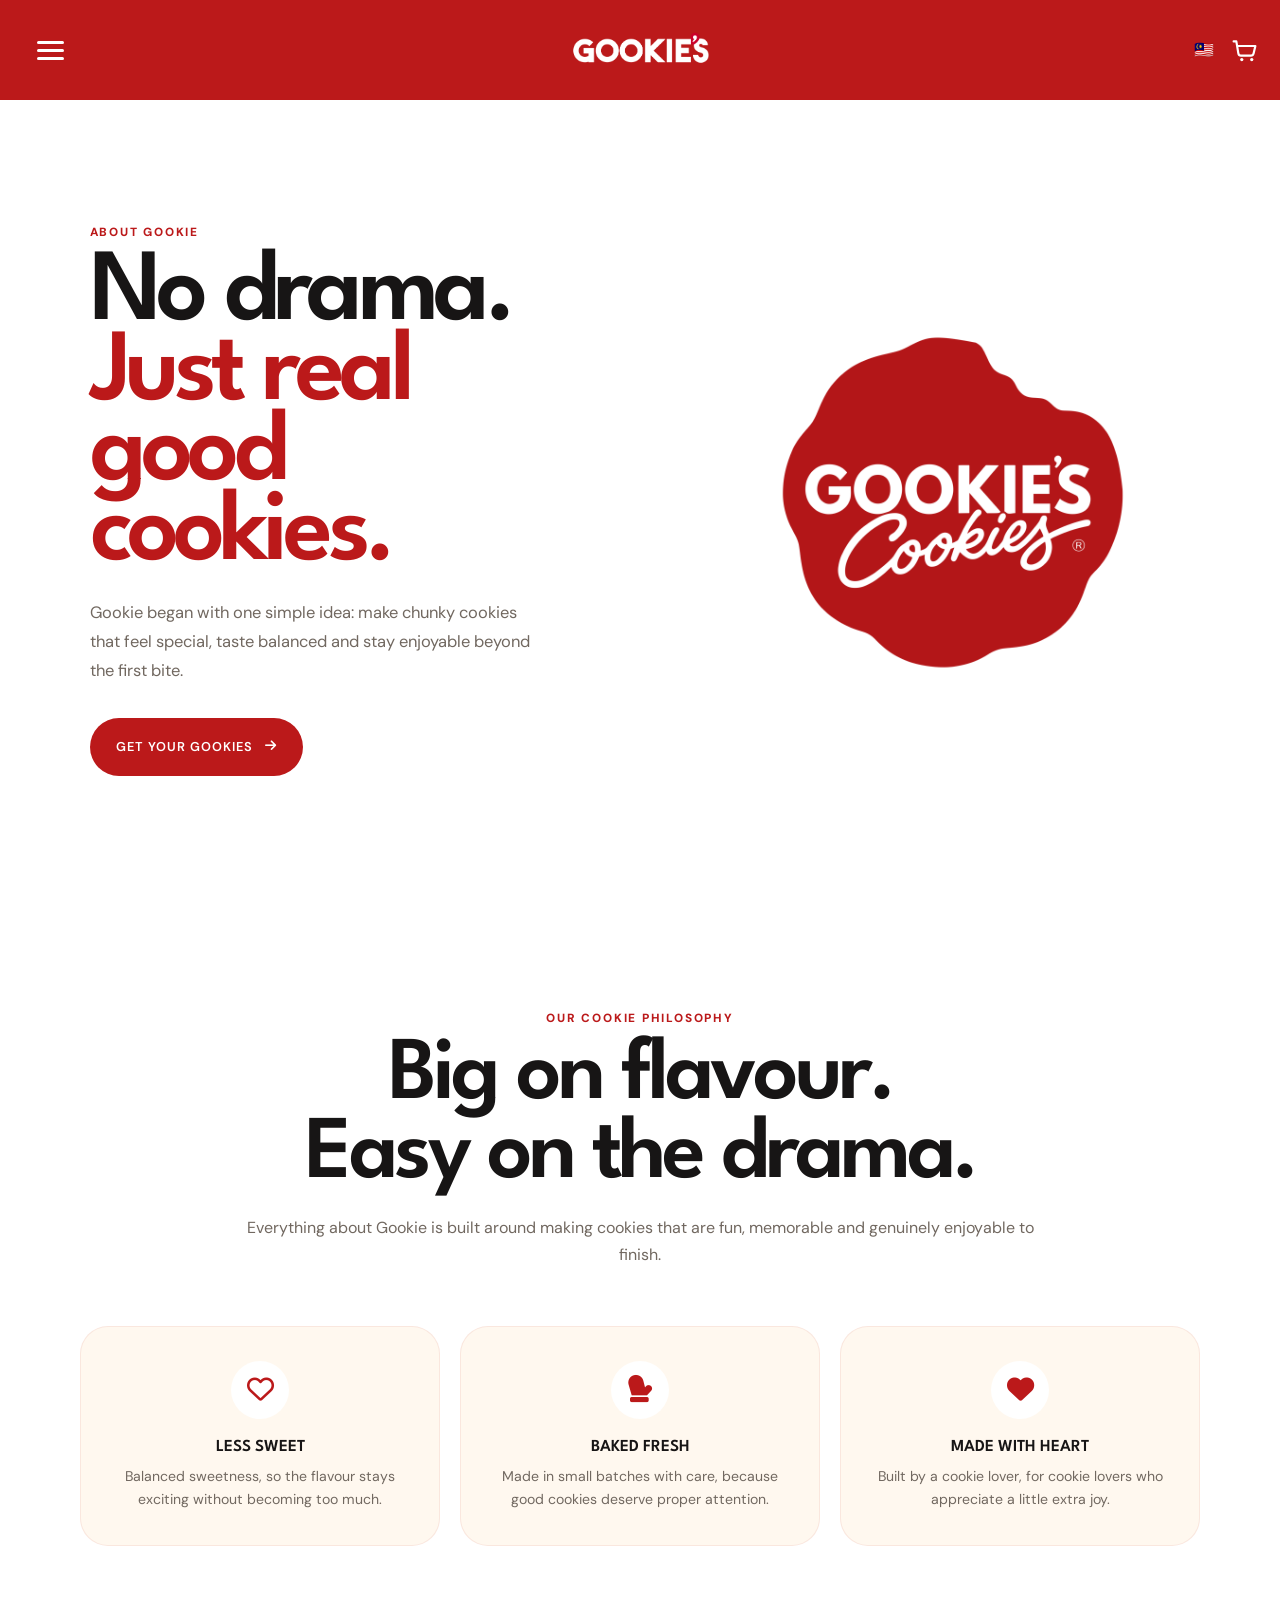
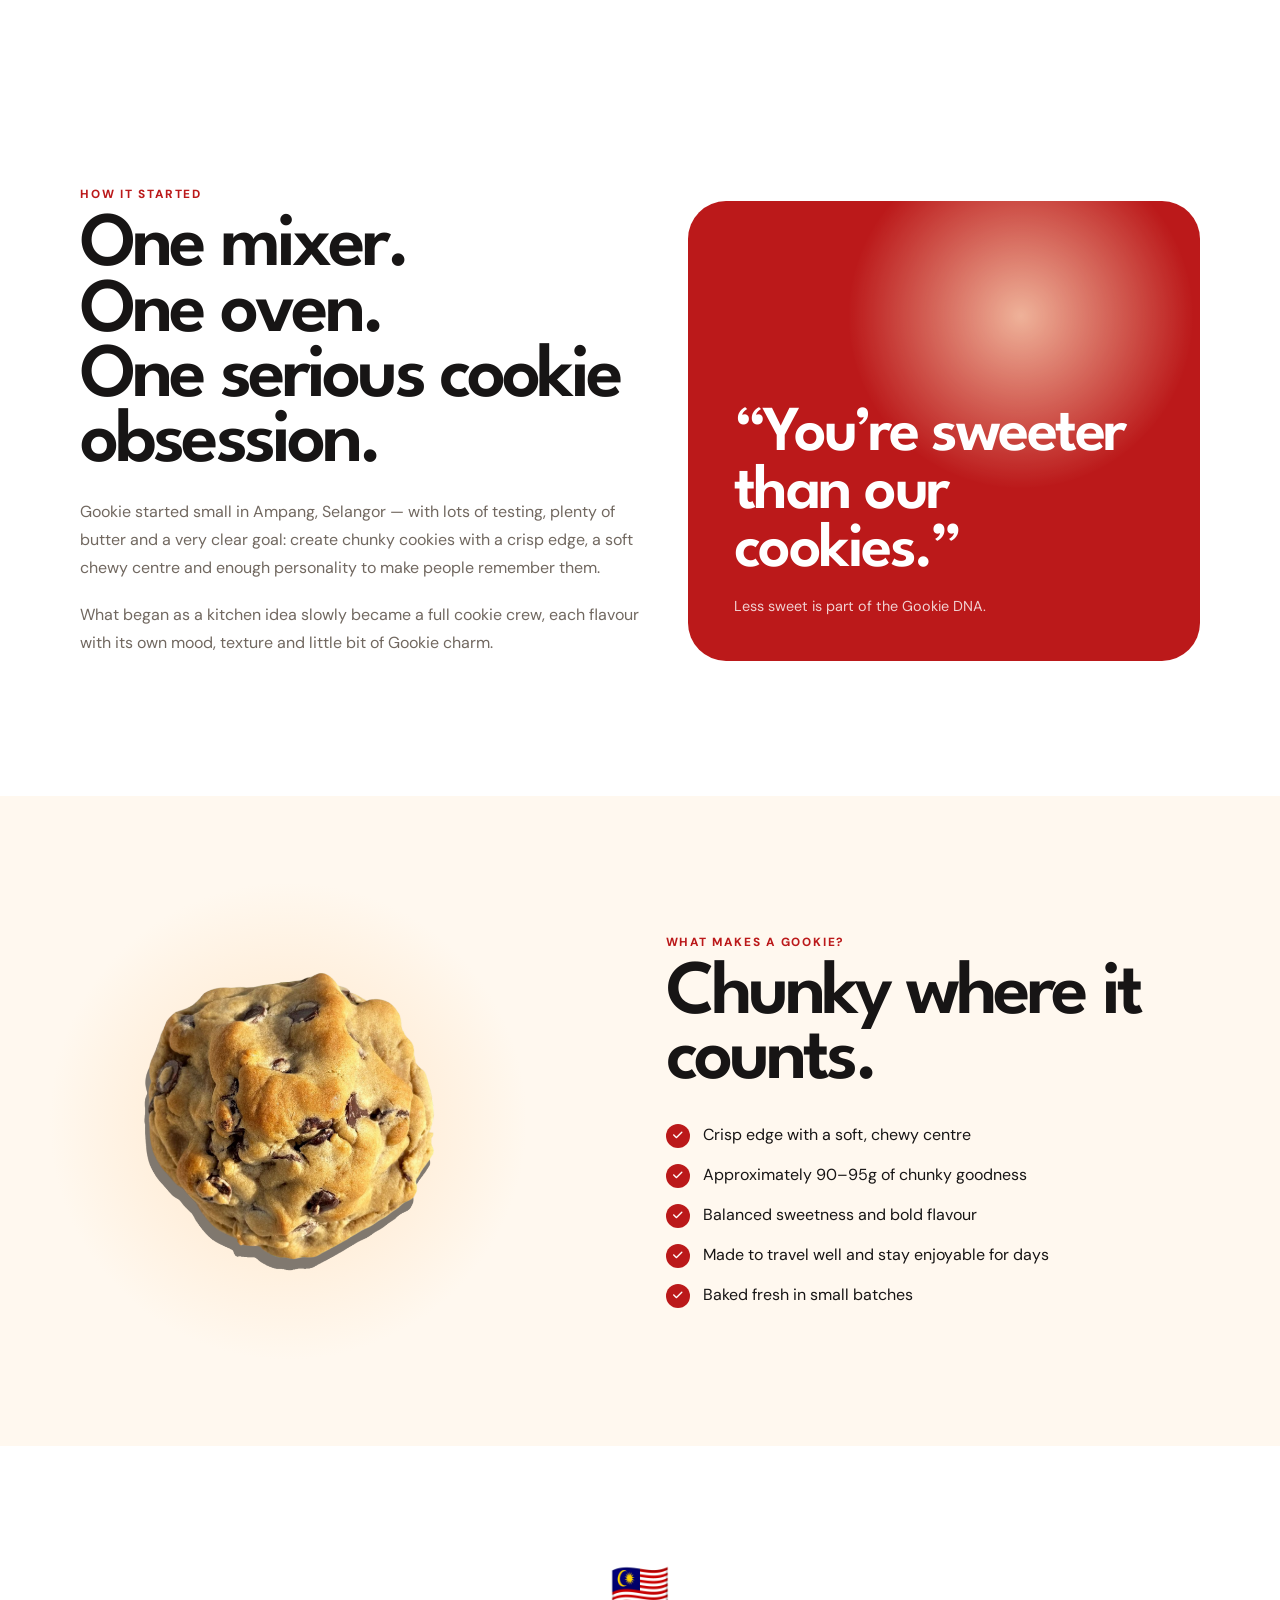
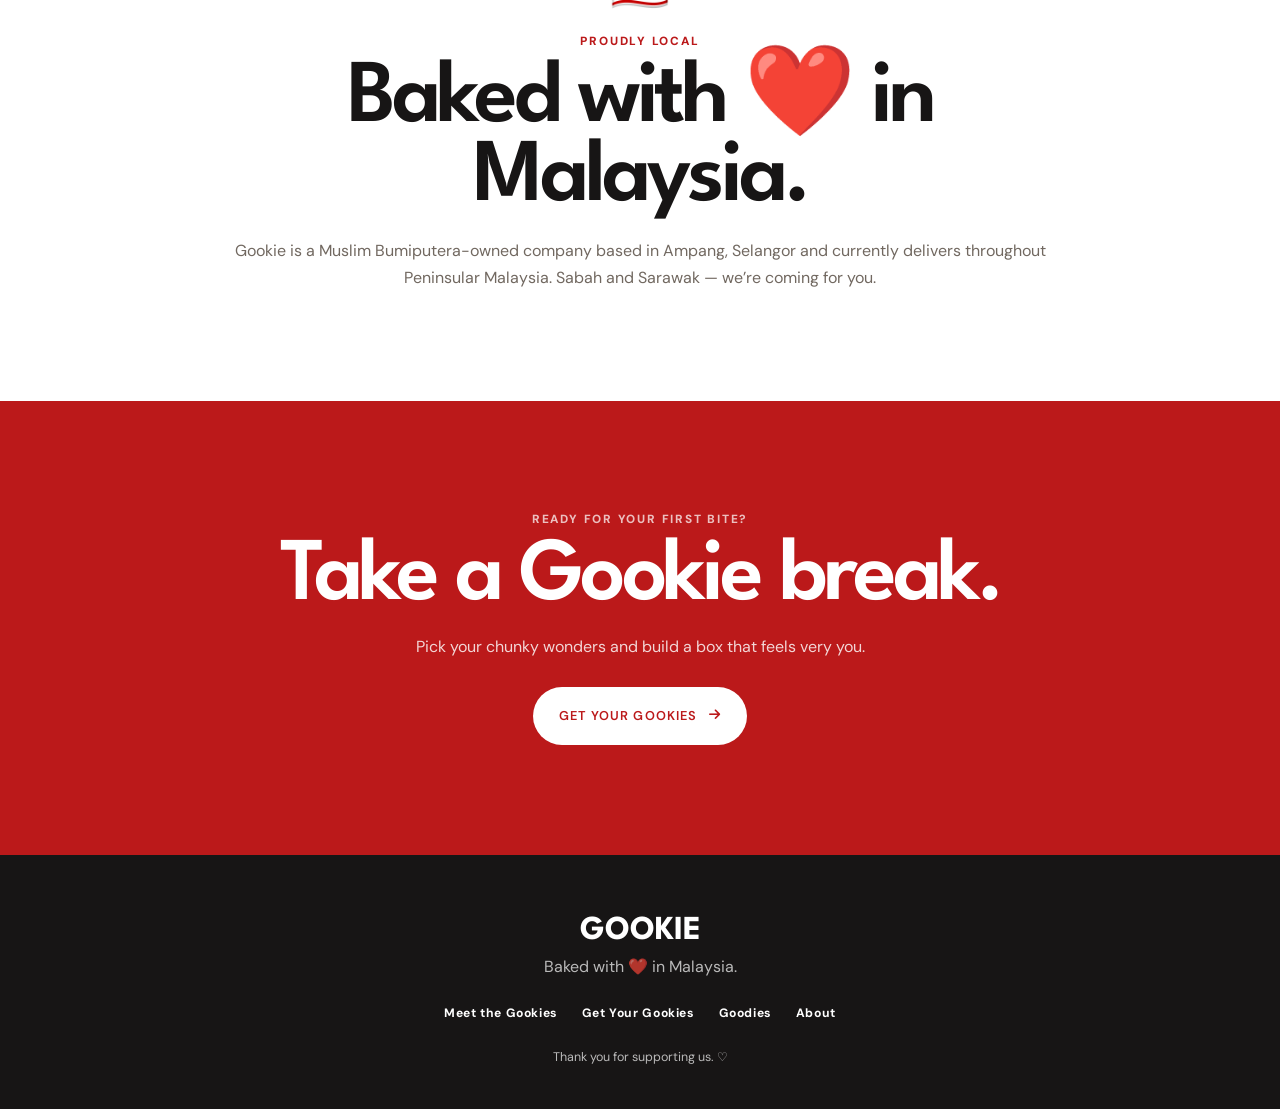
<file: about.html>
<!doctype html>
<html lang="en">
<head>
  <meta charset="UTF-8" />
  <meta name="viewport" content="width=device-width, initial-scale=1.0" />
  <meta name="theme-color" content="#BB191A" />
  <title>About Gookie — No Drama, Just Real Good Cookies</title>

  <link rel="preconnect" href="https://fonts.googleapis.com" />
  <link rel="preconnect" href="https://fonts.gstatic.com" crossorigin />
  <link
    href="https://fonts.googleapis.com/css2?family=DM+Sans:wght@400;500;600;700&family=League+Spartan:wght@700;800;900&display=swap"
    rel="stylesheet"
  />
  <link
    rel="stylesheet"
    href="https://cdnjs.cloudflare.com/ajax/libs/font-awesome/6.7.2/css/all.min.css"
  />

  <link rel="stylesheet" href="style.css?v=10.0" />
  <link rel="stylesheet" href="about.css?v=1.0" />
  <link rel="stylesheet" href="responsive-modal.css?v=1.0" />
</head>

<body class="about-page">
  <button
    class="page-overlay"
    id="pageOverlay"
    type="button"
    aria-label="Close open panel"
    hidden
  ></button>

  <header class="site-header" id="siteHeader">
    <div class="header-inner">
      <button
        class="header-icon-button"
        id="menuButton"
        type="button"
        aria-label="Open menu"
        aria-controls="menuDrawer"
        aria-expanded="false"
      >
        <span class="hamburger-icon" aria-hidden="true">
          <span></span><span></span><span></span>
        </span>
      </button>

      <a class="brand-logo" href="index.html" aria-label="Gookie home">
        <img src="smallgookielogo.png" alt="Gookie" />
      </a>

      <span class="malaysia-flag" title="Proudly baked in Malaysia">🇲🇾</span>

      <a
        class="header-icon-button cart-button about-cart-link"
        href="order.html"
        aria-label="Go to Get Your Gookies"
      >
        <svg class="cart-icon" viewBox="0 0 32 32" fill="none" aria-hidden="true">
          <path
            d="M4 6h3l2.2 13.2a3 3 0 0 0 3 2.5h10.9a3 3 0 0 0 2.9-2.3L28 11H9"
            stroke="currentColor"
            stroke-width="2.4"
            stroke-linecap="round"
            stroke-linejoin="round"
          ></path>
          <circle cx="13" cy="26" r="1.8" fill="currentColor"></circle>
          <circle cx="24" cy="26" r="1.8" fill="currentColor"></circle>
        </svg>
      </a>
    </div>
  </header>

  <aside
    class="drawer drawer-left premium-menu-drawer"
    id="menuDrawer"
    aria-hidden="true"
    aria-label="Main menu"
  >
    <div class="drawer-header premium-menu-header">
      <div>
        <p class="drawer-eyebrow">
          HELLO, COOKIE LOVER <span aria-hidden="true">🍪</span>
        </p>
        <h2>What’s on the menu?</h2>
      </div>

      <button
        class="drawer-close-button"
        id="menuCloseButton"
        type="button"
        aria-label="Close menu"
      >
        ×
      </button>
    </div>

    <nav class="drawer-nav premium-menu-nav" aria-label="Primary navigation">
      <a class="premium-menu-item premium-menu-item-cookie" href="gookies.html">
        <span class="premium-menu-icon" aria-hidden="true">
          <i class="fa-solid fa-cookie-bite"></i>
        </span>
        <span class="premium-menu-copy">
          <strong>MEET THE GOOKIES</strong>
          <small>Explore every chunky wonder.</small>
        </span>
        <span class="premium-menu-arrow" aria-hidden="true">
          <i class="fa-solid fa-arrow-right"></i>
        </span>
      </a>

      <a class="premium-menu-item premium-menu-item-box" href="order.html">
        <span class="premium-menu-icon" aria-hidden="true">
          <i class="fa-solid fa-box-open"></i>
        </span>
        <span class="premium-menu-copy">
          <strong>GET YOUR GOOKIES</strong>
          <small>Build your box or choose a combo.</small>
        </span>
        <span class="premium-menu-arrow" aria-hidden="true">
          <i class="fa-solid fa-arrow-right"></i>
        </span>
      </a>

      <a class="premium-menu-item premium-menu-item-goodies" href="goodies.html">
        <span class="premium-menu-icon" aria-hidden="true">
          <i class="fa-solid fa-gift"></i>
        </span>
        <span class="premium-menu-copy">
          <strong>GOOKIE’S GOODIES</strong>
          <small>Weddings, birthdays and gifting.</small>
        </span>
        <span class="premium-menu-arrow" aria-hidden="true">
          <i class="fa-solid fa-arrow-right"></i>
        </span>
      </a>

      <a
        class="premium-menu-item premium-menu-item-about is-current"
        href="about.html"
        aria-current="page"
      >
        <span class="premium-menu-icon" aria-hidden="true">
          <i class="fa-regular fa-heart"></i>
        </span>
        <span class="premium-menu-copy">
          <strong>ABOUT GOOKIE</strong>
          <small>Our story and cookie philosophy.</small>
        </span>
        <span class="premium-menu-arrow" aria-hidden="true">
          <i class="fa-solid fa-arrow-right"></i>
        </span>
      </a>
    </nav>
  </aside>

  <main>
    <section class="about-hero">
      <div class="about-hero-copy">
        <p class="section-kicker">ABOUT GOOKIE</p>
        <h1>
          <span>No drama.</span>
          <span>Just real good cookies.</span>
        </h1>
        <p>
          Gookie began with one simple idea: make chunky cookies that feel
          special, taste balanced and stay enjoyable beyond the first bite.
        </p>

        <a class="about-primary-cta" href="order.html">
          GET YOUR GOOKIES
          <i class="fa-solid fa-arrow-right" aria-hidden="true"></i>
        </a>
      </div>

      <div class="about-hero-art">
        <div class="about-logo-disc">
          <img src="logo.png" alt="Gookie's Cookies logo" />
        </div>
      </div>
    </section>

    <section class="about-philosophy">
      <div class="about-section-heading">
        <p class="section-kicker">OUR COOKIE PHILOSOPHY</p>
        <h2>Big on flavour.<br>Easy on the drama.</h2>
        <p>
          Everything about Gookie is built around making cookies that are fun,
          memorable and genuinely enjoyable to finish.
        </p>
      </div>

      <div class="about-pillars">
        <article>
          <span class="about-pillar-icon" aria-hidden="true">
            <i class="fa-regular fa-heart"></i>
          </span>
          <h3>LESS SWEET</h3>
          <p>
            Balanced sweetness, so the flavour stays exciting without becoming
            too much.
          </p>
        </article>

        <article>
          <span class="about-pillar-icon" aria-hidden="true">
            <i class="fa-solid fa-mitten"></i>
          </span>
          <h3>BAKED FRESH</h3>
          <p>
            Made in small batches with care, because good cookies deserve proper
            attention.
          </p>
        </article>

        <article>
          <span class="about-pillar-icon" aria-hidden="true">
            <i class="fa-solid fa-heart"></i>
          </span>
          <h3>MADE WITH HEART</h3>
          <p>
            Built by a cookie lover, for cookie lovers who appreciate a little
            extra joy.
          </p>
        </article>
      </div>
    </section>

    <section class="about-story">
      <div class="about-story-copy">
        <p class="section-kicker">HOW IT STARTED</p>
        <h2>One mixer.<br>One oven.<br>One serious cookie obsession.</h2>

        <p>
          Gookie started small in Ampang, Selangor — with lots of testing,
          plenty of butter and a very clear goal: create chunky cookies with a
          crisp edge, a soft chewy centre and enough personality to make people
          remember them.
        </p>

        <p>
          What began as a kitchen idea slowly became a full cookie crew, each
          flavour with its own mood, texture and little bit of Gookie charm.
        </p>
      </div>

      <div class="about-story-card">
        <p class="about-story-quote">
          “You’re sweeter than our cookies.”
        </p>
        <span>Less sweet is part of the Gookie DNA.</span>
      </div>
    </section>

    <section class="about-cookie">
      <div class="about-cookie-art" aria-hidden="true">
        <img src="wonder-chip.png" alt="" />
      </div>

      <div class="about-cookie-copy">
        <p class="section-kicker">WHAT MAKES A GOOKIE?</p>
        <h2>Chunky where it counts.</h2>

        <div class="about-cookie-list">
          <div>
            <i class="fa-solid fa-check" aria-hidden="true"></i>
            <span>Crisp edge with a soft, chewy centre</span>
          </div>
          <div>
            <i class="fa-solid fa-check" aria-hidden="true"></i>
            <span>Approximately 90–95g of chunky goodness</span>
          </div>
          <div>
            <i class="fa-solid fa-check" aria-hidden="true"></i>
            <span>Balanced sweetness and bold flavour</span>
          </div>
          <div>
            <i class="fa-solid fa-check" aria-hidden="true"></i>
            <span>Made to travel well and stay enjoyable for days</span>
          </div>
          <div>
            <i class="fa-solid fa-check" aria-hidden="true"></i>
            <span>Baked fresh in small batches</span>
          </div>
        </div>
      </div>
    </section>

    <section class="about-malaysia">
      <div class="about-malaysia-inner">
        <span class="about-malaysia-flag" aria-hidden="true">🇲🇾</span>
        <p class="section-kicker">PROUDLY LOCAL</p>
        <h2>Baked with ❤️ in Malaysia.</h2>
        <p>
          Gookie is a Muslim Bumiputera-owned company based in Ampang, Selangor and currently delivers throughout
          Peninsular Malaysia. Sabah and Sarawak — we’re coming for you.
        </p>
      </div>
    </section>

    <section class="about-final-cta">
      <p class="section-kicker">READY FOR YOUR FIRST BITE?</p>
      <h2>Take a Gookie break.</h2>
      <p>Pick your chunky wonders and build a box that feels very you.</p>

      <a href="order.html">
        GET YOUR GOOKIES
        <i class="fa-solid fa-arrow-right" aria-hidden="true"></i>
      </a>
    </section>
  </main>

  <footer class="about-footer">
    <a class="about-footer-brand" href="index.html">GOOKIE</a>
    <p>Baked with ❤️ in Malaysia.</p>

    <nav aria-label="Footer navigation">
      <a href="gookies.html">Meet the Gookies</a>
      <a href="order.html">Get Your Gookies</a>
      <a href="goodies.html">Goodies</a>
      <a href="about.html">About</a>
    </nav>

    <p class="about-footer-thanks">Thank you for supporting us. ♡</p>
  </footer>

  <script src="about.js?v=1.0"></script>
  <script src="responsive-modal.js?v=1.0"></script>
</body>
</html>
</file>
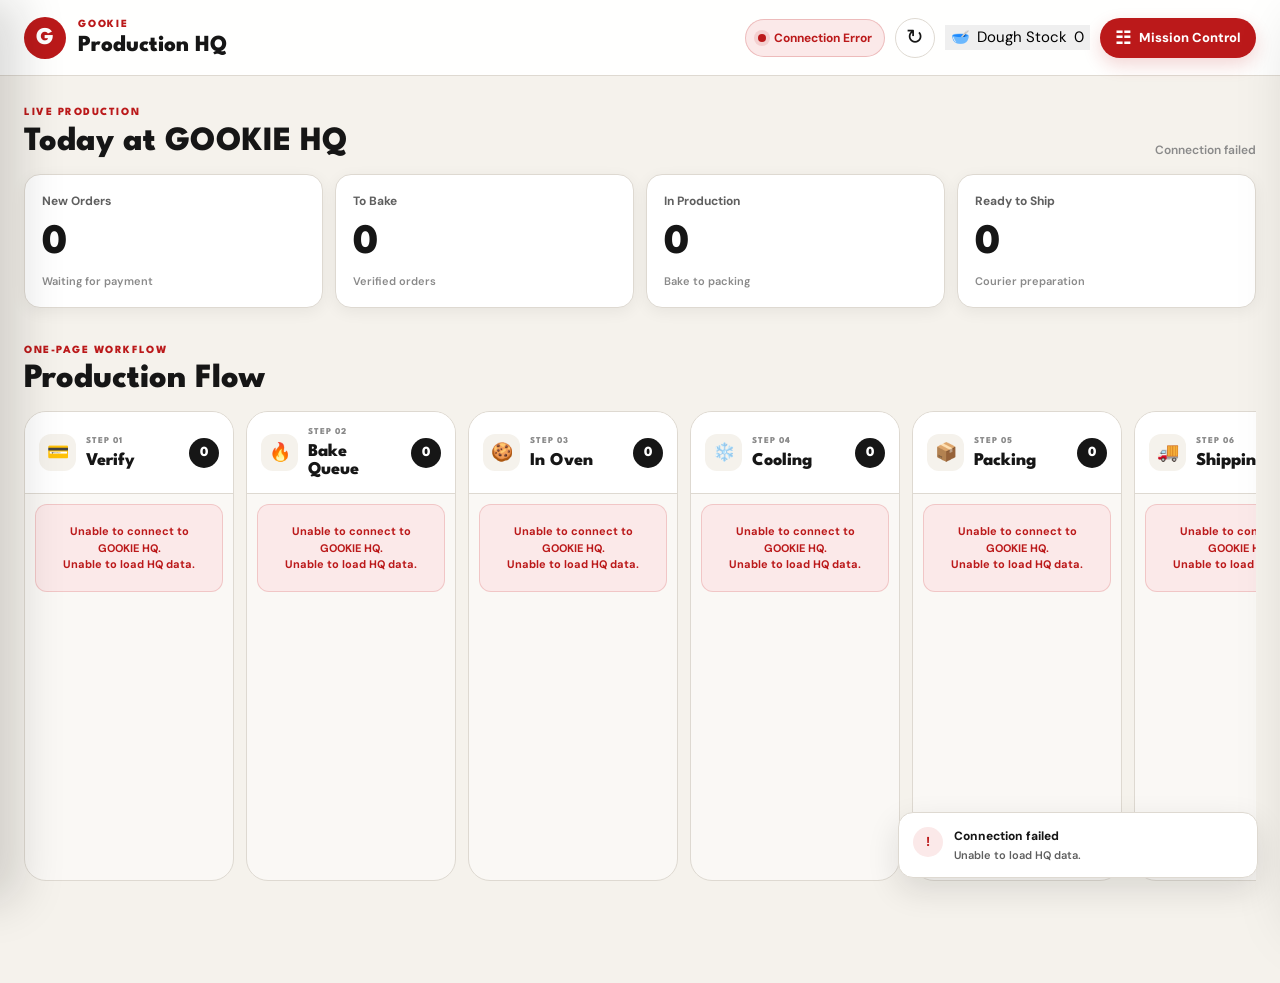
<file: hq.html>
<!DOCTYPE html>
<html lang="en">
<head>
  <meta charset="UTF-8">

  <meta
    name="viewport"
    content="width=device-width, initial-scale=1.0"
  >

  <meta
    name="theme-color"
    content="#bb191a"
  >

  <title>GOOKIE HQ</title>

  <!-- Google Fonts -->
  <link rel="preconnect" href="https://fonts.googleapis.com">
  <link rel="preconnect" href="https://fonts.gstatic.com" crossorigin>

  <link
    href="https://fonts.googleapis.com/css2?family=DM+Sans:wght@400;500;600;700&family=League+Spartan:wght@600;700;800&display=swap"
    rel="stylesheet"
  >

  <!-- HQ Styles -->
  <link rel="stylesheet" href="hq.css">
</head>

<body>

  <!-- =====================================================
       GOOKIE HQ APP
  ====================================================== -->

  <div class="hq-app">

    <!-- ===================================================
         TOP HEADER
    ==================================================== -->

    <header class="hq-header">

      <div class="hq-brand">
        <div class="hq-brand-mark">G</div>

        <div class="hq-brand-copy">
          <p class="hq-eyebrow">GOOKIE</p>
          <h1>Production HQ</h1>
        </div>
      </div>

      <div class="hq-header-actions">

        <div
          class="connection-status"
          id="connectionStatus"
          data-status="loading"
        >
          <span class="connection-dot"></span>
          <span id="connectionText">Connecting...</span>
        </div>

        <button
          class="icon-button"
          id="refreshHQButton"
          type="button"
          aria-label="Refresh GOOKIE HQ"
          title="Refresh HQ"
        >
          ↻
        </button>

<button
  id="doughStockDrawerButton"
  class="header-button dough-stock-trigger"
  type="button"
  aria-expanded="false"
  aria-controls="doughStockDrawer"
  aria-label="Open Dough Stock"
>
  <span
    class="dough-stock-trigger-icon"
    aria-hidden="true"
  >
    🥣
  </span>

  <span class="dough-stock-trigger-label">
    Dough Stock
  </span>

  <span
    id="doughStockDrawerBadge"
    class="header-badge"
  >
    0
  </span>
</button>
        
        <button
          class="mission-control-button"
          id="missionControlButton"
          type="button"
          aria-label="Open Mission Control"
          aria-expanded="false"
          aria-controls="missionControlDrawer"
        >
          <span class="mission-control-icon">☷</span>
          <span>Mission Control</span>
        </button>
        

      </div>

    </header>


    <!-- ===================================================
         MAIN CONTENT
    ==================================================== -->

    <main class="hq-main">

      <!-- =================================================
           HQ SUMMARY
      ================================================== -->

      <section class="hq-summary-section">

        <div class="section-heading">
          <div>
            <p class="section-eyebrow">LIVE PRODUCTION</p>
            <h2>Today at GOOKIE HQ</h2>
          </div>

          <p class="last-updated" id="lastUpdatedText">
            Waiting for HQ data...
          </p>
        </div>


        <div class="summary-grid">

          <article class="summary-card">
            <p class="summary-label">New Orders</p>
            <strong class="summary-value" id="newOrdersCount">0</strong>
            <span class="summary-note">Waiting for payment</span>
          </article>

          <article class="summary-card">
            <p class="summary-label">To Bake</p>
            <strong class="summary-value" id="readyToBakeCount">0</strong>
            <span class="summary-note">Verified orders</span>
          </article>

          <article class="summary-card">
            <p class="summary-label">In Production</p>
            <strong class="summary-value" id="productionCount">0</strong>
            <span class="summary-note">Bake to packing</span>
          </article>

          <article class="summary-card">
            <p class="summary-label">Ready to Ship</p>
            <strong class="summary-value" id="readyToShipCount">0</strong>
            <span class="summary-note">Courier preparation</span>
          </article>

                </div>

      </section>

      <!-- =================================================
           ONE-PAGE WORKFLOW
      ================================================== -->

      <section class="workflow-section">

        <div class="section-heading">
          <div>
            <p class="section-eyebrow">ONE-PAGE WORKFLOW</p>
            <h2>Production Flow</h2>
          </div>
        </div>


        <div class="workflow-board">

          <!-- =============================================
               1. VERIFY PAYMENT
          ============================================== -->

          <section
            class="workflow-column"
            id="verifyColumn"
            data-workflow-column="NEW"
          >

            <header class="workflow-column-header">

              <div class="workflow-title-group">
                <span class="workflow-icon">💳</span>

                <div>
                  <p class="workflow-step">STEP 01</p>
                  <h3>Verify</h3>
                </div>
              </div>

              <span
                class="workflow-count"
                id="verifyCount"
              >
                0
              </span>

            </header>

            <div
              class="workflow-list"
              id="verifyOrderList"
            >
              <div class="empty-state">
                <span>✓</span>
                <p>No payment to verify.</p>
              </div>
            </div>

          </section>


          <!-- =============================================
               2. BAKE QUEUE
          ============================================== -->

          <section
            class="workflow-column"
            id="bakeQueueColumn"
            data-workflow-column="READY_TO_BAKE"
          >

            <header class="workflow-column-header">

              <div class="workflow-title-group">
                <span class="workflow-icon">🔥</span>

                <div>
                  <p class="workflow-step">STEP 02</p>
                  <h3>Bake Queue</h3>
                </div>
              </div>

              <span
                class="workflow-count"
                id="bakeQueueCount"
              >
                0
              </span>

            </header>

            <div
              class="workflow-list"
              id="bakeQueueOrderList"
            >
              <div class="empty-state">
                <span>✓</span>
                <p>No order waiting to bake.</p>
              </div>
            </div>

          </section>


          <!-- =============================================
               3. IN OVEN
          ============================================== -->

          <section
            class="workflow-column"
            id="inOvenColumn"
            data-workflow-column="BAKING"
          >

            <header class="workflow-column-header">

              <div class="workflow-title-group">
                <span class="workflow-icon">🍪</span>

                <div>
                  <p class="workflow-step">STEP 03</p>
                  <h3>In Oven</h3>
                </div>
              </div>

              <span
                class="workflow-count"
                id="inOvenCount"
              >
                0
              </span>

            </header>

            <div
              class="workflow-list"
              id="inOvenOrderList"
            >
              <div class="empty-state">
                <span>✓</span>
                <p>No active baking batch.</p>
              </div>
            </div>

          </section>


          <!-- =============================================
               4. COOLING
          ============================================== -->

          <section
            class="workflow-column"
            id="coolingColumn"
            data-workflow-column="COOLING"
          >

            <header class="workflow-column-header">

              <div class="workflow-title-group">
                <span class="workflow-icon">❄️</span>

                <div>
                  <p class="workflow-step">STEP 04</p>
                  <h3>Cooling</h3>
                </div>
              </div>

              <span
                class="workflow-count"
                id="coolingCount"
              >
                0
              </span>

            </header>

            <div
              class="workflow-list"
              id="coolingOrderList"
            >
              <div class="empty-state">
                <span>✓</span>
                <p>No cooling batch.</p>
              </div>
            </div>

          </section>


          <!-- =============================================
               5. PACKING
          ============================================== -->

          <section
            class="workflow-column"
            id="packingColumn"
            data-workflow-column="READY_TO_PACK"
          >

            <header class="workflow-column-header">

              <div class="workflow-title-group">
                <span class="workflow-icon">📦</span>

                <div>
                  <p class="workflow-step">STEP 05</p>
                  <h3>Packing</h3>
                </div>
              </div>

              <span
                class="workflow-count"
                id="packingCount"
              >
                0
              </span>

            </header>

            <div
              class="workflow-list"
              id="packingOrderList"
            >
              <div class="empty-state">
                <span>✓</span>
                <p>No order waiting to pack.</p>
              </div>
            </div>

          </section>


          <!-- =============================================
               6. SHIPPING
          ============================================== -->

          <section
            class="workflow-column"
            id="shippingColumn"
            data-workflow-column="READY_TO_SHIP"
          >

            <header class="workflow-column-header">

              <div class="workflow-title-group">
                <span class="workflow-icon">🚚</span>

                <div>
                  <p class="workflow-step">STEP 06</p>
                  <h3>Shipping</h3>
                </div>
              </div>

              <span
                class="workflow-count"
                id="shippingCount"
              >
                0
              </span>

            </header>

            <div
              class="workflow-list"
              id="shippingOrderList"
            >
              <div class="empty-state">
                <span>✓</span>
                <p>No order waiting to ship.</p>
              </div>
            </div>

          </section>

        </div>

      </section>

    </main>

  </div>


  <!-- =====================================================
       PAGE OVERLAY
  ====================================================== -->

  <div
    class="page-overlay"
    id="pageOverlay"
    hidden
  ></div>


  <!-- =====================================================
       MISSION CONTROL DRAWER
  ====================================================== -->

<!-- =====================================================
     DOUGH STOCK DRAWER
===================================================== -->

<aside
  id="doughStockDrawer"
  class="dough-stock-drawer"
  aria-hidden="true"
>
  <div class="dough-stock-drawer-header">

    <div>
      <p class="drawer-eyebrow">
        LIVE INVENTORY
      </p>

      <h2>
        🥣 Dough Stock
      </h2>
    </div>

    <button
      id="closeDoughStockDrawerButton"
      class="drawer-close-button"
      type="button"
      aria-label="Close Dough Stock"
    >
      ✕
    </button>

  </div>

  <div class="dough-stock-drawer-content">

  <button
    class="dough-alert-summary"
    id="doughAlertSummary"
    type="button"
    data-status="ok"
  >
    <span class="dough-alert-icon">✓</span>

    <span>
      <strong id="doughAlertCount">0</strong>
      <span id="doughAlertText">Dough Alerts</span>
    </span>
  </button>
    
   <div
  id="doughStockDrawerMount"
  class="dough-stock-drawer-mount"
>
     
  <div
    class="dough-stock-grid"
    id="doughStockGrid"
  >

    <div class="dough-stock-loading">
      Loading dough stock...
    </div>

  </div>

</div>

  </div>
</aside>
  
  <aside
    class="mission-control-drawer"
    id="missionControlDrawer"
    aria-hidden="true"
  >

    <header class="drawer-header">

      <div>
        <p class="drawer-eyebrow">GOOKIE HQ</p>
        <h2>Mission Control</h2>
      </div>

      <button
        class="drawer-close-button"
        id="closeMissionControlButton"
        type="button"
        aria-label="Close Mission Control"
      >
        ✕
      </button>

    </header>


    <div class="drawer-search">

      <label
        class="sr-only"
        for="missionControlSearch"
      >
        Search Order ID
      </label>

      <div class="search-input-wrap">
        <span class="search-icon">⌕</span>

        <input
          id="missionControlSearch"
          type="search"
          placeholder="Search Order ID..."
          autocomplete="off"
        >
      </div>

    </div>


    <div
      class="drawer-order-flow"
      id="missionControlFlow"
    >

      <section
        class="drawer-flow-group"
        data-drawer-workflow="NEW"
      >
        <div class="drawer-flow-heading">
          <h3>💳 Verify</h3>
          <span id="drawerVerifyCount">0</span>
        </div>

        <div
          class="drawer-order-list"
          id="drawerVerifyList"
        ></div>
      </section>


      <section
        class="drawer-flow-group"
        data-drawer-workflow="READY_TO_BAKE"
      >
        <div class="drawer-flow-heading">
          <h3>🔥 Bake Queue</h3>
          <span id="drawerBakeQueueCount">0</span>
        </div>

        <div
          class="drawer-order-list"
          id="drawerBakeQueueList"
        ></div>
      </section>


      <section
        class="drawer-flow-group"
        data-drawer-workflow="BAKING"
      >
        <div class="drawer-flow-heading">
          <h3>🍪 In Oven</h3>
          <span id="drawerInOvenCount">0</span>
        </div>

        <div
          class="drawer-order-list"
          id="drawerInOvenList"
        ></div>
      </section>


      <section
        class="drawer-flow-group"
        data-drawer-workflow="COOLING"
      >
        <div class="drawer-flow-heading">
          <h3>❄️ Cooling</h3>
          <span id="drawerCoolingCount">0</span>
        </div>

        <div
          class="drawer-order-list"
          id="drawerCoolingList"
        ></div>
      </section>


      <section
        class="drawer-flow-group"
        data-drawer-workflow="READY_TO_PACK"
      >
        <div class="drawer-flow-heading">
          <h3>📦 Packing</h3>
          <span id="drawerPackingCount">0</span>
        </div>

        <div
          class="drawer-order-list"
          id="drawerPackingList"
        ></div>
      </section>


      <section
        class="drawer-flow-group"
        data-drawer-workflow="READY_TO_SHIP"
      >
        <div class="drawer-flow-heading">
          <h3>🚚 Shipping</h3>
          <span id="drawerShippingCount">0</span>
        </div>

        <div
          class="drawer-order-list"
          id="drawerShippingList"
        ></div>
      </section>


      <section
        class="drawer-flow-group"
        data-drawer-workflow="COMPLETED"
      >
        <div class="drawer-flow-heading">
          <h3>✅ Done</h3>
          <span id="drawerCompletedCount">0</span>
        </div>

        <div
          class="drawer-order-list"
          id="drawerCompletedList"
        ></div>
      </section>

    </div>

  </aside>


  <!-- =====================================================
       VERIFY PAYMENT MODAL
  ====================================================== -->

  <div
    class="modal-shell"
    id="verifyPaymentModal"
    role="dialog"
    aria-modal="true"
    aria-labelledby="verifyPaymentModalTitle"
    hidden
  >

    <div class="modal-card">

      <header class="modal-header">

        <div>
          <p class="modal-eyebrow">PAYMENT CHECK</p>
          <h2 id="verifyPaymentModalTitle">
            Verify Payment
          </h2>
        </div>

        <button
          class="modal-close-button"
          id="closeVerifyModalButton"
          type="button"
          aria-label="Close payment verification"
        >
          ✕
        </button>

      </header>


      <div class="modal-body">

        <div class="order-reference-box">
          <span>Order ID</span>
          <strong id="verifyModalOrderID">—</strong>
        </div>


        <div class="modal-detail-grid">

          <div class="modal-detail">
            <span>Customer</span>
            <strong id="verifyModalCustomerName">—</strong>
          </div>

          <div class="modal-detail">
            <span>Phone</span>
            <strong id="verifyModalPhone">—</strong>
          </div>

          <div class="modal-detail">
            <span>Order Total</span>
            <strong id="verifyModalTotal">RM0.00</strong>
          </div>

          <div class="modal-detail">
            <span>Payment Status</span>
            <strong id="verifyModalPaymentStatus">Pending</strong>
          </div>

        </div>


        <div class="modal-order-items">
          <p class="modal-section-label">Order Items</p>

          <div id="verifyModalItems">
            —
          </div>
        </div>

      </div>


     <footer class="modal-footer">

  <button
    class="whatsapp-proof-button"
    id="openVerifyWhatsAppButton"
    type="button"
  >
    🟢 Payment Proof
  </button>

  <button
    class="secondary-button"
    id="cancelVerifyPaymentButton"
    type="button"
  >
    Cancel
  </button>

  <button
    class="primary-button"
    id="confirmVerifyPaymentButton"
    type="button"
  >
    <span id="verifyButtonText">
      Verify Payment
    </span>

    <span
      class="button-spinner"
      id="verifyButtonSpinner"
      hidden
    ></span>

  </button>

</footer>
          <span id="verifyButtonText">Verify Payment</span>
          <span
            class="button-spinner"
            id="verifyButtonSpinner"
            hidden
          ></span>
        </button>

      </footer>

    </div>

  </div>


  <!-- =====================================================
       ORDER DETAILS MODAL
  ====================================================== -->

  <div
    class="modal-shell"
    id="orderDetailsModal"
    role="dialog"
    aria-modal="true"
    aria-labelledby="orderDetailsModalTitle"
    hidden
  >

    <div class="modal-card modal-card-large">

      <header class="modal-header">

        <div>
          <p class="modal-eyebrow">ORDER DETAILS</p>
          <h2 id="orderDetailsModalTitle">
            Order
          </h2>
        </div>

        <button
          class="modal-close-button"
          id="closeOrderDetailsButton"
          type="button"
          aria-label="Close order details"
        >
          ✕
        </button>

      </header>

      <div
        class="modal-body"
        id="orderDetailsContent"
      ></div>

    </div>

  </div>

<!-- =====================================================
     PACKING MODAL
====================================================== -->

<div
  class="modal-shell"
  id="packingModal"
  role="dialog"
  aria-modal="true"
  aria-labelledby="packingModalTitle"
  hidden
>
  <div class="modal-card modal-card-large">

    <header class="modal-header">

      <div>
        <p class="modal-eyebrow">PACK ORDER</p>

        <h2 id="packingModalTitle">
          Packing
        </h2>
      </div>

      <button
        class="modal-close-button"
        id="closePackingModalButton"
        type="button"
        aria-label="Close packing"
      >
        ✕
      </button>

    </header>

    <div class="modal-body">

      <div class="order-reference-box">
        <span>Order ID</span>

        <strong id="packingModalOrderId">
          —
        </strong>
      </div>

      <div class="modal-detail-grid">

        <div class="modal-detail">
          <span>Order Box</span>

          <strong id="packingModalBoxId">
            —
          </strong>
        </div>

        <div class="modal-detail">
          <span>Box</span>

          <strong id="packingModalBoxName">
            —
          </strong>
        </div>

        <div class="modal-detail">
          <span>Box Number</span>

          <strong id="packingModalBoxNumber">
            —
          </strong>
        </div>

        <div class="modal-detail">
          <span>Total Cookies</span>

          <strong id="packingModalExpectedQty">
            0
          </strong>
        </div>

      </div>

      <div class="modal-order-items">

        <p class="modal-section-label">
          Packing Checklist
        </p>

        <div
          class="packing-checklist"
          id="packingChecklist"
        >
          <p>No packing items.</p>
        </div>

      </div>

      <div class="packing-progress-section">

        <div class="packing-progress-heading">

          <span>Packed</span>

          <strong>
            <span id="packingProgressCurrent">0</span>
            /
            <span id="packingProgressTotal">0</span>
          </strong>

        </div>

        <div
          class="packing-progress-track"
          role="progressbar"
          aria-label="Packing progress"
          aria-valuemin="0"
          aria-valuemax="0"
          aria-valuenow="0"
          id="packingProgressBar"
        >
          <span
            class="packing-progress-fill"
            id="packingProgressFill"
          ></span>
        </div>

      </div>

    </div>

    <footer class="modal-footer">

      <button
        class="secondary-button"
        id="cancelPackingButton"
        type="button"
      >
        Cancel
      </button>

      <button
        class="primary-button"
        id="finishPackingButton"
        type="button"
        disabled
      >
        Finish Packing
      </button>

    </footer>

  </div>
</div>

<!-- =====================================================
     SHIPPING MODAL
====================================================== -->

<div
  class="modal-shell"
  id="shippingModal"
  role="dialog"
  aria-modal="true"
  aria-labelledby="shippingModalTitle"
  hidden
>
  <div class="modal-card modal-card-large">

    <header class="modal-header">

      <div>
        <p class="modal-eyebrow">
          SHIP ORDER
        </p>

        <h2 id="shippingModalTitle">
          Shipping
        </h2>
      </div>

      <button
        class="modal-close-button"
        id="closeShippingModalButton"
        type="button"
        aria-label="Close shipping"
      >
        ✕
      </button>

    </header>

    <div class="modal-body">

      <div class="order-reference-box">
        <span>Order ID</span>

        <strong id="shippingModalOrderId">
          —
        </strong>
      </div>

      <div class="modal-detail-grid">

        <div class="modal-detail">
          <span>Customer</span>

          <strong id="shippingModalCustomer">
            —
          </strong>
        </div>

        <div class="modal-detail">
          <span>Total Boxes</span>

          <strong id="shippingModalBoxCount">
            0
          </strong>
        </div>

        <div class="modal-detail">
          <span>Total Cookies</span>

          <strong id="shippingModalCookieQty">
            0
          </strong>
        </div>

        <div class="modal-detail">
          <span>Postcode</span>

          <strong id="shippingModalPostcode">
            —
          </strong>
        </div>

      </div>

      <div class="modal-order-items">

        <p class="modal-section-label">
          Delivery Address
        </p>

        <div class="shipping-address-box">
          <p id="shippingModalAddress">
            —
          </p>
        </div>

      </div>

      <div class="shipping-form-grid">

        <label class="shipping-field">
          <span>Courier</span>

          <select id="shippingCourierSelect">
            <option value="">
              Select courier
            </option>

            <option value="J&T Express">
              J&T Express
            </option>

            <option value="Ninja Van">
              Ninja Van
            </option>

            <option value="Pos Laju">
              Pos Laju
            </option>

            <option value="DHL eCommerce">
              DHL eCommerce
            </option>

            <option value="SPX Express">
              SPX Express
            </option>

            <option value="Other">
              Other
            </option>
          </select>
        </label>

        <label class="shipping-field">
          <span>Tracking Number</span>

          <input
            id="shippingTrackingNumberInput"
            type="text"
            autocomplete="off"
            placeholder="Example: 630012345678"
          >
        </label>

      </div>

    <div class="shipping-tracking-link-section">

  <span class="shipping-tracking-label">
    Tracking Link
  </span>

  <a
    class="shipping-open-tracking-link"
    id="shippingOpenTrackingLink"
    href="#"
    target="_blank"
    rel="noopener noreferrer"
    hidden
  >
    <span>🔗</span>
    <span>Open Tracking</span>
    <span aria-hidden="true">↗</span>
  </a>

  <p
    class="shipping-tracking-unavailable"
    id="shippingTrackingUnavailable"
  >
    Enter a courier and tracking number.
  </p>

</div>

      <div class="shipping-notification-preview">

        <div class="shipping-preview-heading">
          <span>Customer Notification</span>

          <span class="shipping-preview-badge">
            WhatsApp
          </span>
        </div>

        <p id="shippingNotificationPreview">
          Enter the courier and tracking number
          to preview the customer message.
        </p>

      </div>

    </div>

    <footer class="modal-footer">

      <button
        class="secondary-button"
        id="cancelShippingButton"
        type="button"
      >
        Cancel
      </button>

      <button
        class="primary-button"
        id="markAsShippedButton"
        type="button"
        disabled
      >
        MARK AS SHIPPED
      </button>

    </footer>

  </div>
</div>
  
  <!-- =====================================================
       TOAST NOTIFICATION
  ====================================================== -->

  <div
    class="toast"
    id="hqToast"
    role="status"
    aria-live="polite"
    hidden
  >
    <span class="toast-icon" id="toastIcon">✓</span>

    <div>
      <strong id="toastTitle">Done</strong>
      <p id="toastMessage">GOOKIE HQ updated.</p>
    </div>
  </div>


  <!-- =====================================================
       LOADING SCREEN
  ====================================================== -->

  <div
    class="hq-loading-screen"
    id="hqLoadingScreen"
  >
    <div class="loading-card">
      <div class="loading-logo">G</div>
      <h2>GOOKIE HQ</h2>
      <p id="loadingMessage">Connecting to Mission Control...</p>
      <div class="loading-bar">
        <span></span>
      </div>
    </div>
  </div>


  <!-- HQ JavaScript -->
  <script src="hq.js"></script>

<!-- =================================================
     TOP UP DOUGH MODAL
================================================== -->

<div
  class="hq-modal"
  id="doughTopUpModal"
  hidden
>

  <div
    class="hq-modal-backdrop"
    data-action="close-dough-modal"
  ></div>


  <div
    class="hq-modal-panel dough-topup-modal"
    role="dialog"
    aria-modal="true"
    aria-labelledby="doughTopUpModalTitle"
  >

    <button
      class="hq-modal-close"
      type="button"
      data-action="close-dough-modal"
      aria-label="Close"
    >
      ✕
    </button>


    <div class="dough-modal-heading">

      <p class="section-eyebrow">
        DOUGH INVENTORY
      </p>

      <h2 id="doughTopUpModalTitle">
        Top Up Dough Stock
      </h2>

      <p
        class="dough-modal-product"
        id="doughTopUpProductName"
      >
        Wonder Chip
      </p>

    </div>


    <div class="dough-modal-current">

      <span>Current Stock</span>

      <strong id="doughTopUpCurrentStock">
        0
      </strong>

      <span>pcs</span>

    </div>


    <form id="doughTopUpForm">

      <input
        type="hidden"
        id="doughTopUpDoughId"
      >

      <input
        type="hidden"
        id="doughTopUpProductId"
      >


      <label
        class="dough-form-field"
        for="doughTopUpQuantity"
      >

        <span>
          Quantity Prepared
        </span>

        <input
          id="doughTopUpQuantity"
          type="number"
          min="1"
          step="1"
          inputmode="numeric"
          placeholder="Example: 16"
          required
        >

      </label>


      <div
        class="dough-stock-preview"
        id="doughStockPreview"
      >

        <span>New Stock</span>

        <strong id="doughTopUpNewStock">
          0 pcs
        </strong>

      </div>


      <label
        class="dough-form-field"
        for="doughTopUpNotes"
      >

        <span>
          Notes
          <small>Optional</small>
        </span>

        <input
          id="doughTopUpNotes"
          type="text"
          maxlength="120"
          placeholder="Example: Morning batch"
        >

      </label>


      <p
        class="dough-modal-message"
        id="doughTopUpMessage"
        hidden
      ></p>


      <button
        class="dough-save-button"
        id="doughTopUpSaveButton"
        type="submit"
      >
        Save Dough Stock
      </button>

    </form>

  </div>

</div>
  
</body>
</html>
</file>
<file: style.css>
/* =========================================================
   GOOKIE ORDER PAGE
   FILE: style.css
   CLEAN VERSION: V2

   Notes:
   - Existing page design and functionality preserved.
   - Repeated mobile Hero rules consolidated into one block.
   - Repeated mobile Meet The Gookies rules consolidated.
   - Old duplicate Gookie's Picks rules removed.
   - Mobile Meet The Gookies card shadow removed.
   - Keep future edits inside the relevant labelled section.
   ========================================================= */

:root {
  --gookie-red: #bb191a;
  --gookie-red-dark: #991214;
  --cream: #fff1dc;
  --cream-soft: #fff8ef;
  --white: #fff;
  --ink: #171515;
  --muted: #716860;
  --line: rgba(23, 21, 21, 0.12);
  --shadow: 0 24px 70px rgba(67, 24, 18, 0.18);
  --header-height-mobile: 90px;
  --header-height-desktop: 100px;
  --drawer-width: min(88vw, 400px);
  --transition: 260ms ease;
}

*,
*::before,
*::after {
  box-sizing: border-box;
}

html {
  scroll-behavior: smooth;
}

body {
  margin: 0;
  min-width: 320px;
  background: var(--cream-soft);
  color: var(--ink);
  font-family: "DM Sans", sans-serif;
}

body.no-scroll {
  overflow: hidden;
}

button,
a {
  -webkit-tap-highlight-color: transparent;
}

button {
  font: inherit;
}

a {
  color: inherit;
  text-decoration: none;
}

img {
  max-width: 100%;
}

.is-hidden {
  display: none !important;
}

.section-kicker,
.drawer-eyebrow,
.mini-heading,
.cookie-box-label {
  margin: 0;
  color: var(--gookie-red);
  font-size: 0.74rem;
  font-weight: 800;
  letter-spacing: 0.15em;
}

/* =========================================================
   GOOKIE TOP MARQUEE
========================================================= */

.gookie-top-marquee{
  position:relative;
  z-index:51;

  width:100%;
  height:32px;

  overflow:hidden;

  background:#111;
  color:#fff;

  /* line separating marquee + header */
  border-bottom:1px solid rgba(255,255,255,.28);
}

.gookie-top-marquee-track{
  display:flex;
  align-items:center;

  width:max-content;
  height:100%;

  animation:gookieTopMarquee 26s linear infinite;

  will-change:transform;
}

.gookie-top-marquee-track span{
  position:relative;

  flex:0 0 auto;

  padding:0 30px;

  font-family:"DM Sans",sans-serif;
  font-size:.75rem;
  font-weight:600;

  line-height:1;

  letter-spacing:.10em;
  text-transform:uppercase;

  white-space:nowrap;
}

.gookie-top-marquee-track span::after{
  content:"•";

  position:absolute;
  right:-2px;
  top:50%;

  transform:translateY(-50%);

  opacity:.65;
}

@keyframes gookieTopMarquee{

  from{
    transform:translateX(0);
  }

  to{
    transform:translateX(-50%);
  }

}

.site-header {
  position: sticky;
  top: 0;
  z-index: 50;
  height: var(--header-height-mobile);
  background: var(--gookie-red);
  color: var(--white);
}

.header-inner {
  position: relative;
  display: flex;
  align-items: center;
  justify-content: center;
  height: 100%;
}

.brand-logo {
  position: absolute;
  left: 50%;
  transform: translateX(-50%);
}

.brand-logo img {
  display: block;
  width: 140px;
  height: auto;
}

.header-icon-button {
  position: absolute;
  top: 50%;
  display: grid;
  place-items: center;
  width: 48px;
  height: 48px;
  padding: 0;
  border: 0;
  border-radius: 50%;
  background: transparent;
  color: var(--white);
  cursor: pointer;
  transform: translateY(-50%);
}

#menuButton {
  left: 14px;
}

#cartButton {
  right: 12px;
}
.malaysia-flag{
  position:absolute;
  right:66px;

  top:50%;
  transform:translateY(-50%);

  font-size:16px;
  line-height:1;

  user-select:none;
}

.header-icon-button:hover {
  background: rgba(255, 255, 255, 0.12);
}

.hamburger-icon {
  display: flex;
  flex-direction: column;
  gap: 5px;
  width: 27px;
}

.hamburger-icon span {
  width: 100%;
  height: 3px;
  border-radius: 999px;
  background: currentColor;
}

.cart-icon {
  width: 29px;
  height: 29px;
}

.cart-count {
  position: absolute;
  top: 2px;
  right: -1px;
  display: grid;
  place-items: center;
  min-width: 21px;
  height: 21px;
  padding: 0 5px;
  border: 2px solid var(--gookie-red);
  border-radius: 999px;
  background: var(--white);
  color: var(--gookie-red);
  font-size: 0.69rem;
  font-weight: 800;
}

.page-overlay {
  position: fixed;
  inset: 0;
  z-index: 80;
  border: 0;
  background: rgba(17, 9, 9, 0.52);
  opacity: 0;
  transition: opacity var(--transition);
}

.page-overlay.is-visible {
  opacity: 1;
}

.drawer {
  position: fixed;
  top: 0;
  bottom: 0;
  z-index: 90;
  display: flex;
  flex-direction: column;
  width: var(--drawer-width);
  max-width: 100%;
  padding: 24px;
  background: var(--cream-soft);
  box-shadow: var(--shadow);
  visibility: hidden;
  transition:
    transform var(--transition),
    visibility var(--transition);
}

.drawer-left {
  left: 0;
  transform: translateX(-105%);
}

.drawer-right {
  right: 0;
  transform: translateX(105%);
}

.drawer.is-open {
  transform: translateX(0);
  visibility: visible;
}

.drawer-header,
.modal-sticky-header,
.cookie-box-header {
  display: flex;
  align-items: flex-start;
  justify-content: space-between;
  gap: 20px;
}

.drawer-header {
  padding-bottom: 22px;
  border-bottom: 1px solid var(--line);
}

.drawer-header h2,
.modal-sticky-header h2 {
  margin: 4px 0 0;
  font-family: "League Spartan", sans-serif;
  font-size: 2rem;
  letter-spacing: -0.04em;
}

.drawer-close-button,
.modal-close-button {
  display: grid;
  place-items: center;
  width: 42px;
  height: 42px;
  flex: 0 0 42px;
  padding: 0 0 4px;
  border: 1px solid var(--line);
  border-radius: 50%;
  background: var(--white);
  color: var(--ink);
  font-size: 2rem;
  line-height: 1;
  cursor: pointer;
}

.drawer-nav {
  display: flex;
  flex-direction: column;
  padding: 26px 0;
}


.drawer-footer {
  margin-top: auto;
  padding-top: 22px;
  border-top: 1px solid var(--line);
  color: var(--muted);
}

.drawer-footer p {
  margin: 4px 0;
}

.modal {
  position: fixed;
  inset: 0;
  z-index: 100;
  display: grid;
  place-items: end center;
  padding: 0;
  background: rgba(17, 9, 9, 0.55);
  opacity: 0;
  visibility: hidden;
  transition:
    opacity var(--transition),
    visibility var(--transition);
}

.modal.is-open {
  opacity: 1;
  visibility: visible;
}

.modal-card {
  width: 100%;
  max-height: 92vh;
  overflow: auto;
  background: var(--cream-soft);
  border-radius: 30px 30px 0 0;
  transform: translateY(24px);
  transition: transform var(--transition);
}

.modal.is-open .modal-card {
  transform: translateY(0);
}

.primary-button,
.secondary-button,
.hero-button {
  display: inline-flex;
  align-items: center;
  justify-content: center;
  min-height: 56px;
  padding: 15px 24px;
  border-radius: 999px;
  font-size: 0.9rem;
  font-weight: 800;
  letter-spacing: 0.05em;
  cursor: pointer;
  transition:
    transform var(--transition),
    background-color var(--transition);
}

.primary-button {
  width: 100%;
  border: 0;
  background: var(--gookie-red);
  color: var(--white);
}

.primary-button:hover:not(:disabled) {
  background: var(--gookie-red-dark);
  transform: translateY(-2px);
}

.primary-button:disabled {
  opacity: 0.42;
  cursor: not-allowed;
}

.secondary-button {
  border: 1px solid var(--line);
  background: var(--white);
  color: var(--ink);
}

html,
body {
  width: 100%;
  max-width: 100%;
  overflow-x: hidden;
}

.hero-section {
  width: 100%;
  max-width: 100%;
  overflow: hidden;
   background: #ffffff;
}

.hero-cookie-area {
  position: relative;
   overflow: hidden;
  display: grid;
  place-items: center;
  min-height: 330px;
  padding: 40px 20px 16px;

  background:
    radial-gradient(
      circle at 50% 45%,
      rgba(255,226,193,.65) 0%,
      rgba(255,245,231,.35) 45%,
      rgba(255,255,255,0) 75%
    );

  isolation: isolate;
}

.hero-cookie-image {
  position: relative;
  z-index: 2;
  width: min(86vw, 560px);
  filter: drop-shadow(0 24px 18px rgba(73, 31, 12, 0.18));
}

.hero-shape {
  position: absolute;
  border-radius: 50%;
}

.hero-shape-one {
  top: 7%;
  left: -18%;
  width: 250px;
  height: 250px;
  background: rgba(187, 25, 26, 0.1);
}

.hero-shape-two {
  right: -22%;
  bottom: -10%;
  width: 310px;
  height: 310px;
  border: 2px solid rgba(187, 25, 26, 0.14);
}

.hero-content {
  padding: 58px 24px 76px;
  text-align: center;
}

.hero-content h1 {
  margin: 13px 0 24px;
  font-family: "League Spartan", sans-serif;
  font-size: clamp(3.3rem, 15vw, 7rem);
  font-weight: 900;
  line-height: 0.88;
  letter-spacing: -0.045em;
}

.hero-content h1 span {
  display: block;
}

.hero-content h1 span:not(:first-child) {
  color: var(--gookie-red);
}

.hero-description {
  max-width: 520px;
  margin: 0 auto 30px;
  color: var(--muted);
  font-size: 1.04rem;
  line-height: 1.65;
}

.hero-button {
  gap: 12px;
  background: var(--ink);
  color: var(--white);
}

/* ========================================
   HERO HIGHLIGHTS
======================================== */

.hero-highlights{

    display:flex;
    justify-content:center;
    gap:50px;

    margin:24px 0 42px;

    flex-wrap:wrap;

}

.hero-highlight{
  display:flex;
  flex-direction:column;
  align-items:center;
  gap:10px;

  min-width:140px;
}

.hero-highlight span{
  font-size:28px;
}

.hero-highlight strong{
  font-family:"League Spartan",sans-serif;
  font-size:.9rem;
  font-weight:800;
  text-transform:uppercase;
  letter-spacing:.06em;
}

.hero-actions{
  display:flex;
  justify-content:center;
  gap:16px;
  flex-wrap:wrap;
}

.hero-actions .hero-button {
  min-width: 220px;
  min-height: 64px;
  padding: 18px 34px;

  font-size: 1rem;
  font-weight: 800;
}

.hero-button-primary{
  background:var(--gookie-red);
  color:#fff;
}

.hero-button-secondary{
  background:#fff;
  color:var(--ink);
  border:2px solid rgba(0,0,0,.12);
}

.section-heading {
  width: min(100%, 760px);
  margin: 0 auto 40px;
  padding: 0 20px;
  text-align: center;
}

.section-heading h2 {
  margin: 10px 0 14px;
  font-family: "League Spartan", sans-serif;
  font-size: clamp(2.9rem, 12vw, 6rem);
  font-weight: 900;
  line-height: 0.9;
  letter-spacing: -0.045em;
}

.section-heading > p:last-child {
  max-width: 560px;
  margin: 0 auto;
  color: var(--muted);
  line-height: 1.6;
}

/* =========================================================
   HOW GOOKIE WORKS — RESPONSIVE FINAL
========================================================= */

.how-section{
  padding:0 20px 72px;
  background:var(--white);
}

.how-banner{
  display:grid;
  grid-template-columns:
    clamp(150px, 12vw, 180px)
    repeat(4, minmax(0, 1fr));

  align-items:center;

  gap:clamp(14px, 1.4vw, 22px);

  width:min(1180px, 100%);
  margin:0 auto;

  padding:
    clamp(26px, 2vw, 34px)
    clamp(24px, 2.5vw, 40px);

  border:1px solid rgba(187,25,26,.16);
  border-radius:28px;

  background:#fff8ef;
  box-shadow:none;
}


/* =========================================================
   TITLE
========================================================= */

.how-title{
  padding-right:0;
}

.how-title h2{
  margin:0;

  font-family:"League Spartan",sans-serif;

  font-size:clamp(2rem, 2.4vw, 2.35rem);
  font-weight:700;

  line-height:.86;
  letter-spacing:-.035em;
}


/* =========================================================
   STEPS
========================================================= */

.how-step{
  position:relative;

  display:grid;
  grid-template-columns:
    clamp(54px, 4vw, 64px)
    minmax(0,1fr);

  align-items:center;

  gap:clamp(10px, 1vw, 14px);

  min-width:0;
}


/* hide HTML arrows */

.how-arrow{
  display:none;
}


/* =========================================================
   ICONS
========================================================= */

.how-icon{
  display:grid;
  place-items:center;

  width:clamp(54px, 4vw, 64px);
  height:clamp(54px, 4vw, 64px);

  border-radius:clamp(15px, 1.2vw, 18px);

  background:rgba(187,25,26,.08);
  color:var(--gookie-red);

  font-size:clamp(1.45rem, 1.6vw, 1.7rem);
}

.how-icon i{
  display:flex;
  align-items:center;
  justify-content:center;
}


/* =========================================================
   COPY
========================================================= */

.how-step strong{
  display:block;

  margin-bottom:5px;

  color:var(--ink);

  font-family:"League Spartan",sans-serif;

  font-size:clamp(1rem, 1.05vw, 1.18rem);
  font-weight:700;

  line-height:1.05;

  white-space:nowrap;
}

.how-step p{
  margin:0;

  color:var(--muted);

  font-family:"DM Sans",sans-serif;

  font-size:clamp(.75rem, .78vw, .84rem);
  font-weight:400;

  line-height:1.42;
}

/* =========================================================
   HOW GOOKIE WORKS — TABLET
========================================================= */

@media (max-width:900px){

  .how-section{
    padding:0 18px 60px;
  }

  .how-banner{
    grid-template-columns:1fr 1fr;

    gap:26px 30px;

    padding:30px;

    border-radius:24px;
  }

  .how-title{
    grid-column:1 / -1;
  }

  .how-title h2{
    font-size:2rem;
    line-height:.9;
  }

  .how-title h2 br{
    display:none;
  }

  .how-step{
    grid-template-columns:58px 1fr;
    gap:14px;
  }

  .how-icon{
    width:58px;
    height:58px;
    font-size:1.55rem;
  }

  .how-step strong{
    font-size:1.08rem;
  }

  .how-step p{
    font-size:.8rem;
  }

  .how-step::after{
    display:none;
  }
}

/* =========================================================
   HOW GOOKIE WORKS — MOBILE
========================================================= */

@media (max-width:600px){

  .how-section{
    padding:0 16px 48px;
  }

  .how-banner{
    display:block;

    padding:26px 22px;

    border-radius:22px;
  }

  .how-title{
    margin-bottom:20px;
  }

  .how-title h2{
  font-size:1.75rem;
  line-height:1;
  letter-spacing:-0.02em;
  word-spacing:0.08em;
  white-space:nowrap;
}

  .how-title h2 br{
    display:none;
  }

  .how-step{
    display:grid;
    grid-template-columns:56px 1fr;
    gap:14px;

    padding:16px 0;
  }

  .how-step + .how-step{
    border-top:1px solid rgba(23,21,21,.08);
  }

  .how-icon{
    width:56px;
    height:56px;

    border-radius:16px;

    font-size:1.5rem;
  }

  .how-step strong{
    font-size:1.08rem;
  }

  .how-step p{
    margin-top:4px;

    font-size:.8rem;
    line-height:1.45;
  }

  .how-step::after{
    display:none;
  }
}

.meet-section {
  overflow: hidden;
  padding: 90px 0;
  background: var(--white);
}

.marquee-shell {
  min-width: 0;
  overflow-x: auto;
  overflow-y: hidden;
  width: 100%;

  scroll-behavior: auto;
  scrollbar-width: none;
  -webkit-overflow-scrolling: touch;

  cursor: grab;
}

.marquee-shell::-webkit-scrollbar {
  display: none;
}

.marquee-track {
  display: flex;
  gap: 14px;
  width: max-content;
  padding: 10px 58px;

  animation: none;
  transform: none;
}

.marquee-card {
  width: min(66vw, 270px);
  flex: 0 0 auto;

  padding: 0;
  border: 0;

  background: transparent;
  box-shadow: none;

  color: var(--ink);
  text-align: center;
  cursor: pointer;
}

.marquee-card-image {
  display: grid;
  place-items: center;
  aspect-ratio: 1/1;

  background: transparent;
}

.marquee-card-image img {
  width: 96%;
  height: auto;
  object-fit: contain;

  filter: drop-shadow(0 18px 20px rgba(0,0,0,.18));

  transition: transform .25s ease;
}

.marquee-card:hover .marquee-card-image img {
  transform: translateY(-8px) scale(1.04);
}

.marquee-card-copy {
  padding: 10px 8px 0;
}

.marquee-card-copy strong{
  font-family:"League Spartan",sans-serif;
  font-size:1.45rem;
  font-weight:800;
}

.marquee-card-copy small{
  display:block;
  margin-bottom:8px;
  color:var(--gookie-red);
  font-size:.68rem;
  letter-spacing:.08em;
}

.marquee-hint {
  margin: 24px 20px 0;
  color: var(--muted);
  font-size: 0.84rem;
  text-align: center;
}

/* ========================================
   MARQUEE CONTROLS
======================================== */

.marquee-wrapper {
  position: relative;
  display: block;
  width: 100%;
}

.marquee-arrow {
  position: absolute;
  top: 50%;
  z-index: 10;

  display: grid;
  place-items: center;

  width: 56px;
  height: 56px;
  padding: 0;

  border: 1px solid var(--line);
  border-radius: 50%;

  background: rgba(255, 255, 255, 0.92);
  color: var(--ink);

  backdrop-filter: blur(10px);
  -webkit-backdrop-filter: blur(10px);

  font-size: 1.5rem;
  cursor: pointer;

  box-shadow: 0 10px 28px rgba(55, 26, 12, 0.14);

  transform: translateY(-50%);

  transition:
    transform var(--transition),
    background-color var(--transition),
    color var(--transition);
}

.marquee-arrow-left {
  left: 14px;
}

.marquee-arrow-right {
  right: 14px;
}

.marquee-arrow:hover {
  background: var(--gookie-red);
  color: var(--white);
  transform: translateY(-50%) scale(1.06);
}

.marquee-arrow:active {
  transform: translateY(-50%) scale(0.94);
}

/* ========================================
   ORDER SECTIONS
======================================== */

.choice-section,
.order-section {
  padding: 90px 20px;
}

.choice-section {
  background: var(--cream);
}

.choice-grid {
  display: grid;
  gap: 18px;
  width: min(100%, 1050px);
  margin: 0 auto;
}

.choice-card {
  position: relative;
  display: grid;
  gap: 24px;
  min-height: 280px;
  padding: 26px;
  border: 0;
  border-radius: 34px;
  text-align: left;
  cursor: pointer;
  overflow: hidden;
}

.choice-card-light {
  background: var(--white);
  color: var(--ink);
}

.choice-card-red {
  background: var(--gookie-red);
  color: var(--white);
}

.choice-card-number {
  font-size: 0.75rem;
  font-weight: 800;
  letter-spacing: 0.14em;
  opacity: 0.75;
}

.choice-card-copy {
  display: flex;
  flex-direction: column;
  align-self: end;
}

.choice-card-copy small {
  margin-bottom: 8px;
  font-weight: 800;
  letter-spacing: 0.12em;
}

.choice-card-copy strong {
  font-family: "League Spartan", sans-serif;
  font-size: clamp(2.2rem, 9vw, 4rem);
  font-weight: 900;
  line-height: 0.9;
  letter-spacing: -0.045em;
}

.choice-card-copy > span {
  margin-top: 12px;
  opacity: 0.78;
}

.choice-card-arrow {
  position: absolute;
  top: 22px;
  right: 24px;
  font-size: 2rem;
}

.order-section {
  background: var(--cream-soft);
  scroll-margin-top: 110px;
}

.box-size-options {
  display: grid;
  gap: 14px;
  width: min(100%, 920px);
  margin: 0 auto 28px;
}

.box-size-card {
  display: block;
  min-height: 0;
  padding: 0;

  border: 2px solid transparent;
  border-radius: 24px;

  background: var(--white);
  color: var(--ink);
  text-align: left;

  overflow: hidden;
  box-shadow: 0 10px 35px rgba(55, 26, 12, 0.07);
}

.box-size-card.is-selected {
  border-color: var(--gookie-red);
  background: #fff4e8;
}

.box-size-number {
  display: grid;
  place-items: center;
  width: 62px;
  height: 62px;
  flex: 0 0 62px;
  border-radius: 50%;
  background: var(--cream);
  color: var(--gookie-red);
  font-family: "League Spartan", sans-serif;
  font-size: 2rem;
  font-weight: 900;
}

.box-size-card.is-selected .box-size-number {
  background: var(--gookie-red);
  color: var(--white);
}

.box-size-card strong,
.box-size-card small {
  display: block;
}

.box-size-card strong {
  font-family: "League Spartan", sans-serif;
  font-size: 1.2rem;
}

.box-size-card small {
  color: var(--muted);
}

/* ========================================
   BUILD YOUR BOX ACCORDION
======================================== */

.box-accordion {
  overflow: hidden;
  transition: all .3s ease;
}

.box-accordion-header {
  width: 100%;

  display: flex;
  align-items: center;
  gap: 18px;

  padding: 22px;

  background: transparent;
  border: 0;

  cursor: pointer;
}

/* ========================================
   BOX SIZE PRODUCT IMAGES
======================================== */

.box-size-image {
  width: 132px;
  flex: 0 0 132px;

  display: flex;
  align-items: center;
  justify-content: center;

  margin-top: -14px;
  margin-bottom: -14px;
  margin-left: -24px;

  position: relative;
  z-index: 2;
}

.box-size-image img {
  display: block;
  width: 100%;
  height: 128px;

  object-fit: contain;

  filter: drop-shadow(
    0 12px 12px rgba(64, 27, 14, 0.16)
  );

  transition:
    transform 260ms ease,
    filter 260ms ease;
}

.box-size-card:hover .box-size-image img {
  transform: translateY(-3px) scale(1.035);

  filter: drop-shadow(
    0 16px 15px rgba(64, 27, 14, 0.2)
  );
}

@media (max-width: 480px) {
  .box-accordion-header {
    gap: 10px;
    padding: 18px 16px;
  }

  .box-size-image {
    width: 118px;
    flex-basis: 118px;

    margin-top: -10px;
    margin-bottom: -10px;
    margin-left: -20px;
  }

  .box-size-image img {
    height: 112px;
  }

  .box-accordion-copy strong {
    font-size: 1.35rem;
  }

  .box-accordion-copy small {
    font-size: 0.82rem;
  }
}

.box-accordion-copy {
  display: flex;
  flex-direction: column;
  align-items: flex-start;

  flex: 1;
}

.box-accordion-copy strong {
  font-family: "League Spartan", sans-serif;
  font-size: 1.65rem;
  font-weight: 800;
}

.box-accordion-copy small {
  margin-top: 4px;
  color: var(--muted);
}

.box-accordion-arrow {
  font-size: 1.6rem;
  transition: transform .25s ease;
}

.box-accordion.is-open .box-accordion-arrow {
  transform: rotate(180deg);
}

.box-accordion-body {
  padding: 22px;
  border-top: 1px solid rgba(0, 0, 0, 0.06);
}

.box-accordion-body[hidden] {
  display: none;
}

.box-accordion-helper{
    text-align:center;
    color:var(--muted);
    margin:18px 0;
}

.box-accordion-action{
    width:100%;
}

.box-mini-slots{
    display:grid;
    grid-template-columns:repeat(2,1fr);
    gap:14px;
    margin-top:22px;
}

/* Feast Box = 4 columns */
.box-accordion[data-box-size="12"] .box-mini-slots {
    grid-template-columns: repeat(4, 1fr);
}

.build-legacy-panel {
  display: none;
}

.box-mini-slot{
    aspect-ratio:1;
    border-radius:18px;
    background:#FFF7EA;
    border:2px dashed rgba(187,25,26,.20);
    display:flex;
    align-items:center;
    justify-content:center;
}

.box-mini-slot img{

    width:74%;
    object-fit:contain;

}

.box-mini-slot > span {
  font-size: 2rem;
  opacity: 0.18;
  filter: grayscale(1);
}

.box-mini-slot.has-cookie {
  border-style: solid;
  border-color: rgba(187, 25, 26, 0.12);
  background: var(--white);
}

.cookie-box-panel {
  width: min(100%, 920px);
  margin: 0 auto;
  padding: 24px;
  border: 2px solid rgba(187, 25, 26, 0.14);
  border-radius: 30px;
  background:
    linear-gradient(rgba(255, 255, 255, 0.9), rgba(255, 255, 255, 0.9)),
    repeating-linear-gradient(
      45deg,
      rgba(187, 25, 26, 0.045) 0,
      rgba(187, 25, 26, 0.045) 10px,
      transparent 10px,
      transparent 20px
    );
  box-shadow: 0 20px 60px rgba(55, 26, 12, 0.08);
}

.cookie-box-header {
  align-items: center;
  margin-bottom: 22px;
}

.cookie-box-header h3 {
  margin: 4px 0 0;
  font-family: "League Spartan", sans-serif;
  font-size: 1.6rem;
}

.box-counter {
  display: flex;
  align-items: baseline;
  gap: 5px;
  padding: 10px 15px;
  border-radius: 999px;
  background: var(--ink);
  color: var(--white);
}

.box-counter strong:first-child {
  color: #ffcb3d;
}

/* =========================================================
   BUILD YOUR BOX PROGRESS BAR
   ========================================================= */

.box-progress {
  margin-bottom: 22px;
}

.box-progress-track {
  width: 100%;
  height: 12px;
  overflow: hidden;
  border-radius: 999px;
  background: rgba(23, 21, 21, 0.1);
}

.box-progress-fill {
  width: 0%;
  height: 100%;
  border-radius: inherit;
  background: var(--gookie-red);
  transition: width 320ms ease;
}

.box-progress.is-complete .box-progress-fill {
  background: var(--ink);
}

.box-progress-text {
  display: block;
  margin-top: 9px;
  color: var(--muted);
  font-size: 0.78rem;
  font-weight: 700;
  text-align: right;
}

.box-progress.is-complete .box-progress-text {
  color: var(--gookie-red);
}

.cookie-box-slots {
  display: grid;
  grid-template-columns: repeat(2, minmax(0, 1fr));
  gap: 14px;
  margin-bottom: 20px;
}

.cookie-slot {
  position: relative;
  display: grid;
  place-items: center;
  aspect-ratio: 1/1;
  border: 2px dashed rgba(187, 25, 26, 0.22);
  border-radius: 24px;
  background: rgba(255, 241, 220, 0.68);
  overflow: hidden;
}

.cookie-slot::before {
  content: "🍪";
  opacity: 0.16;
  filter: grayscale(1);
  font-size: clamp(2.3rem, 11vw, 4rem);
}

.cookie-slot.has-cookie::before {
  display: none;
}

.cookie-slot img {
  width: 90%;
  height: 90%;
  object-fit: contain;
  filter: drop-shadow(0 8px 7px rgba(70, 32, 10, 0.18));
  animation: cookiePop 260ms ease;
}

.cookie-slot-name {
  position: absolute;
  right: 7px;
  bottom: 7px;
  left: 7px;
  overflow: hidden;
  padding: 5px 7px;
  border-radius: 999px;
  background: rgba(23, 21, 21, 0.82);
  color: var(--white);
  font-size: 0.53rem;
  font-weight: 700;
  text-align: center;
  text-overflow: ellipsis;
}

.box-helper-text {
  margin: 0 0 20px;
  color: var(--muted);
  text-align: center;
}

@keyframes cookiePop {
  0% {
    opacity: 0;
    transform: scale(0.4) rotate(-10deg);
  }

  75% {
    transform: scale(1.08) rotate(2deg);
  }

  100% {
    opacity: 1;
    transform: scale(1);
  }
}

.collection-grid {
  display: grid;
  gap: 16px;
  width: min(100%, 1050px);
  margin: 0 auto 34px;
}

.collection-card {
  padding: 22px;
  border: 2px solid transparent;
  border-radius: 26px;
  background: var(--white);
  color: var(--ink);
  text-align: left;
  cursor: pointer;
}

.collection-card.is-selected {
  border-color: var(--gookie-red);
}

.collection-card strong {
  display: block;
  margin-bottom: 7px;
  font-family: "League Spartan", sans-serif;
  font-size: 1.4rem;
}

.collection-card span {
  color: var(--muted);
  line-height: 1.5;
}

.gookie-choice-box-size {
  width: min(100%, 920px);
  margin: 0 auto 26px;
}

.mini-heading {
  margin-bottom: 14px;
  text-align: center;
}

.cookie-detail-modal {
  padding: 14px;
}

.cookie-detail-modal .modal-close-button {
  margin-left: auto;
}

.cookie-detail-image-wrap {
  display: grid;
  place-items: center;
  min-height: 310px;
  margin-top: 4px;
  border-radius: 26px;
  background: var(--cream);
}

.cookie-detail-image-wrap img {
  width: min(88%, 420px);
  max-height: 390px;
  object-fit: contain;
  filter: drop-shadow(0 18px 14px rgba(70, 30, 10, 0.2));
}

.cookie-detail-content {
  padding: 14px 4px 4px;
  text-align: center;
}

.modal-cookie-subtitle {
  margin: 0 0 4px;
  color: var(--gookie-red);
  font-size: 0.72rem;
  font-weight: 800;
  letter-spacing: 0.14em;
}

.cookie-detail-content h2 {
  margin: 0 0 8px;
  font-family: "League Spartan", sans-serif;
  font-size: clamp(2.8rem, 12vw, 5rem);
  line-height: 0.9;
  letter-spacing: -0.05em;
}

.cookie-detail-content > p:not(.modal-cookie-subtitle) {
  max-width: 530px;
  margin: 0 auto 14px;
  color: var(--muted);
  line-height: 1.5;
}



/* =========================================================
   COOKIE DETAILS POPUP — COMPACT CTA
========================================================= */

.cookie-detail-content #getYourGookiesButton {
  min-height: 50px;
  padding-block: 12px;
}

.flavour-selector-modal {
  display: flex;
  flex-direction: column;
}

.modal-sticky-header,
.modal-sticky-footer {
  position: sticky;
  z-index: 2;
  padding: 20px;
  background: var(--cream-soft);
}

.modal-sticky-header {
  top: 0;
  border-bottom: 1px solid var(--line);
}

.modal-sticky-footer {
  bottom: 0;
  border-top: 1px solid var(--line);
}

.flavour-selector-counter {
  display: flex;
  align-items: baseline;
  justify-content: center;
  gap: 5px;
  padding: 18px 20px 8px;
  color: var(--muted);
}

.flavour-selector-counter strong {
  color: var(--ink);
  font-size: 1.25rem;
}

.flavour-name-list {
  padding: 10px 20px 24px;
}

.flavour-row {
  display: grid;
  grid-template-columns: 1fr auto;
  align-items: center;
  gap: 18px;
  padding: 16px 0;
  border-bottom: 1px solid var(--line);
}

.flavour-row-copy strong {
  display: block;
  font-family: "League Spartan", sans-serif;
  font-size: 1.15rem;
}

.flavour-row-copy small {
  display: block;
  margin-top: 4px;
  color: var(--muted);
}

.quantity-control {
  display: flex;
  align-items: center;
  gap: 6px;
  padding: 5px;
  border: 1px solid var(--line);
  border-radius: 999px;
  background: var(--white);
}

.quantity-button {
  display: grid;
  place-items: center;
  width: 36px;
  height: 36px;
  padding: 0 0 3px;
  border: 0;
  border-radius: 50%;
  background: var(--cream-soft);
  color: var(--ink);
  font-size: 1.3rem;
  cursor: pointer;
}

.flavour-quantity {
  min-width: 24px;
  text-align: center;
  font-weight: 800;
}

.cart-empty-state {
  display: grid;
  place-items: center;
  flex: 1;
  padding: 40px 10px;
  text-align: center;
}

.cart-empty-state[hidden],
.cart-content[hidden] {
  display: none !important;
}

.cookie-placeholder {
  display: grid;
  place-items: center;
  width: 100px;
  height: 100px;
  margin-bottom: 18px;
  border-radius: 50%;
  background: var(--cream);
  font-size: 3rem;
}

.cart-empty-state h3 {
  max-width: 250px;
  margin: 0 0 10px;
  font-family: "League Spartan", sans-serif;
  font-size: 1.7rem;
}

.cart-empty-state p {
  max-width: 280px;
  margin: 0;
  color: var(--muted);
  line-height: 1.55;
}

.cart-content {
  flex: 1;
  overflow: auto;
  padding: 22px 0;
}

.cart-order-summary {
  display: grid;
  gap: 16px;
}

.cart-order-card {
  padding: 20px;
  border-radius: 24px;
  background: var(--ink);
  color: var(--white);
}

.cart-order-kicker {
  margin: 0 0 8px;
  color: #ffcb3d;
  font-size: 0.68rem;
  font-weight: 800;
  letter-spacing: 0.14em;
}

.cart-order-title,
.cart-order-label {
  display: block;
}

.cart-order-title {
  font-family: "League Spartan", sans-serif;
  font-size: 1.5rem;
  line-height: 1;
}

.cart-order-label {
  margin-top: 6px;
  color: rgba(255, 255, 255, 0.7);
}

.cart-order-meta {
  display: flex;
  align-items: center;
  justify-content: space-between;
  gap: 16px;
  margin-top: 20px;
  padding-top: 15px;
  border-top: 1px solid rgba(255, 255, 255, 0.14);
  font-size: 0.85rem;
}

.cart-flavour-list {
  display: grid;
  gap: 10px;
}

.cart-flavour-row {
  display: grid;
  grid-template-columns: 52px minmax(0, 1fr) auto;
  align-items: center;
  gap: 12px;
  padding: 11px;
  border-radius: 18px;
  background: var(--white);
}

.cart-flavour-image {
  display: grid;
  place-items: center;
  width: 52px;
  height: 52px;
  overflow: hidden;
  border-radius: 15px;
  background: var(--cream);
}

.cart-flavour-image img {
  width: 88%;
  height: 88%;
  object-fit: contain;
}

.cart-flavour-copy {
  min-width: 0;
}

.cart-flavour-copy strong,
.cart-flavour-copy span {
  display: block;
}

.cart-flavour-copy strong {
  overflow: hidden;
  font-family: "League Spartan", sans-serif;
  font-size: 1rem;
  text-overflow: ellipsis;
  white-space: nowrap;
}

.cart-flavour-copy span {
  margin-top: 2px;
  overflow: hidden;
  color: var(--muted);
  font-size: 0.73rem;
  text-overflow: ellipsis;
  white-space: nowrap;
}

.cart-flavour-quantity {
  display: grid;
  place-items: center;
  min-width: 38px;
  height: 38px;
  padding: 0 9px;
  border-radius: 999px;
  background: var(--cream);
  color: var(--gookie-red);
  font-weight: 800;
}

.cart-action-row {
  display: grid;
  grid-template-columns: 1fr auto;
  gap: 10px;
}

.cart-edit-button,
.cart-remove-button {
  min-height: 48px;
  padding: 12px 16px;
  border-radius: 999px;
  font-size: 0.75rem;
  font-weight: 800;
  letter-spacing: 0.06em;
  cursor: pointer;
}

.cart-edit-button {
  border: 0;
  background: var(--cream);
  color: var(--ink);
}

.cart-remove-button {
  border: 1px solid rgba(187, 25, 26, 0.22);
  background: transparent;
  color: var(--gookie-red);
}

.cart-drawer-footer {
  padding-top: 20px;
  border-top: 1px solid var(--line);
}

.cart-summary-row {
  display: flex;
  justify-content: space-between;
  margin-bottom: 16px;
}

@media (min-width: 768px) {
  .site-header {
    height: var(--header-height-desktop);
  }

  .brand-logo img {
    width: 160px;
  }

  #menuButton {
    left: 26px;
  }

  #cartButton {
    right: 24px;
  }

  .hero-section {
    display: grid;
    grid-template-columns: 1.05fr 0.95fr;
    min-height: calc(100vh - var(--header-height-desktop));
  }

  .hero-cookie-area {
    min-height: 100%;
    padding: 60px 30px;
  }

  .hero-cookie-image {
    width: min(52vw, 700px);
  }

  .hero-content {
    display: flex;
    flex-direction: column;
    align-items: flex-start;
    justify-content: center;
    padding: 80px clamp(40px, 6vw, 110px);
    text-align: left;
  }

  .hero-content h1 {
    font-size: clamp(4.5rem, 7vw, 7.8rem);
    margin:10px 0 20px;
  }

  .hero-description {
    margin-left: 0;
  }

  .marquee-card {
    width: 300px;
  }

  .choice-grid {
    grid-template-columns: repeat(2, minmax(0, 1fr));
  }

  .choice-card {
    min-height: 390px;
    padding: 34px;
  }

  .box-size-options {
    grid-template-columns: repeat(3, minmax(0, 1fr));
  }

  .box-size-card {
    flex-direction: column;
    justify-content: center;
    min-height: 155px;
    text-align: center;
  }

  .cookie-box-panel {
    padding: 36px;
  }

  .cookie-box-slots {
    grid-template-columns: repeat(6, minmax(0, 1fr));
  }

  .collection-grid {
    grid-template-columns: repeat(2, minmax(0, 1fr));
  }

  .modal {
    place-items: center;
    padding: 24px;
  }

  .modal-card {
    width: min(94vw, 760px);
    border-radius: 30px;
  }

  .cookie-detail-modal {
    padding: 18px;
  }

  .flavour-selector-modal {
    width: min(94vw, 720px);
  }
}

@media (prefers-reduced-motion: reduce) {
  *,
  *::before,
  *::after {
    scroll-behavior: auto !important;
    animation-duration: 0.01ms !important;
    animation-iteration-count: 1 !important;
    transition-duration: 0.01ms !important;
  }

  .marquee-track {
    animation: none;
  }
}

/* =========================================================
   18. INTERACTIVE BUILD-YOUR-BOX SLOTS
   ========================================================= */

button.cookie-slot {
  width: 100%;
  padding: 0;
  border: 2px dashed rgba(187, 25, 26, 0.22);
  font: inherit;
  color: inherit;
  appearance: none;
}

.cookie-slot.is-removable {
  cursor: pointer;
  transition:
    transform var(--transition),
    border-color var(--transition),
    box-shadow var(--transition);
}

.cookie-slot.is-removable:hover,
.cookie-slot.is-removable:focus-visible {
  border-color: var(--gookie-red);
  box-shadow: 0 12px 28px rgba(67, 24, 18, 0.16);
  transform: translateY(-3px) scale(1.02);
  outline: none;
}

.cookie-slot.is-removable:active {
  transform: scale(0.96);
}

.cookie-slot-remove {
  position: absolute;
  top: 7px;
  right: 7px;
  display: grid;
  place-items: center;
  width: 27px;
  height: 27px;
  border-radius: 50%;
  background: var(--gookie-red);
  color: var(--white);
  font-size: 1.1rem;
  font-weight: 800;
  line-height: 1;
  box-shadow: 0 5px 14px rgba(67, 24, 18, 0.2);
  transition: transform var(--transition);
}

.cookie-slot.is-removable:hover .cookie-slot-remove,
.cookie-slot.is-removable:focus-visible .cookie-slot-remove {
  transform: rotate(90deg) scale(1.08);
}

@media (hover: none) {
  .cookie-slot.is-removable:hover {
    transform: none;
    box-shadow: none;
  }
}


/* =========================================================
   19. BUILD-YOUR-BOX READY STATE
   ========================================================= */

#openFlavourSelector.is-ready {
  background: var(--ink);
  box-shadow: 0 14px 34px rgba(23, 21, 21, 0.22);
  animation: readyButtonPulse 1.8s ease-in-out infinite;
}

#openFlavourSelector.is-ready:hover {
  background: var(--gookie-red-dark);
}

@keyframes readyButtonPulse {
  0%,
  100% {
    transform: scale(1);
  }

  50% {
    transform: scale(1.015);
  }
}

@media (prefers-reduced-motion: reduce) {
  #openFlavourSelector.is-ready {
    animation: none;
  }
}


/* =========================================================
   MEET THE GOOKIES — INTERACTIVE CAROUSEL
   ========================================================= */

.marquee-shell {
  touch-action: pan-x pan-y;
  user-select: none;
  overscroll-behavior-x: contain;
  scroll-snap-type: none;
}

.marquee-shell.is-dragging {
  cursor: grabbing;
  scroll-behavior: auto;
}

.marquee-shell.is-dragging .marquee-card {
  pointer-events: none;
}

.marquee-track.is-paused .marquee-card-image img {
  transform: scale(1.015);
}

.marquee-card-image img {
  transition: transform var(--transition);
}

.marquee-arrow:focus-visible,
.marquee-card:focus-visible {
  outline: 3px solid rgba(187, 25, 26, 0.3);
  outline-offset: 4px;
}


/* =========================================================
   20. MEET THE GOOKIES — MOBILE CAROUSEL FINAL FIX
   ========================================================= */

@media (max-width: 767px) {
  .meet-section {
    padding: 64px 0 68px;
  }

  .meet-section .section-heading {
    margin-bottom: 28px;
  }

  .marquee-shell {
    width: 100%;
    overflow-x: auto;
    scroll-behavior: auto;
    -webkit-overflow-scrolling: auto;
    touch-action: pan-x pan-y;
  }

  .marquee-track {
    gap: 12px;
    padding: 8px 64px 14px;
  }

  .marquee-card {
    width: min(56vw, 220px);
    background: transparent;
    border: 0;
    border-radius: 0;
    box-shadow: none;
  }

  .marquee-card-image {
    aspect-ratio: 1 / 0.92;
  }

  .marquee-card-image img {
    width: 82%;
    height: 82%;
  }

  .marquee-card-copy {
    min-height: 78px;
    padding: 13px 14px 15px;
  }

  .marquee-card-copy small {
    margin-bottom: 4px;
    font-size: 0.58rem;
    line-height: 1.25;
    letter-spacing: 0.09em;
  }

  .marquee-card-copy strong {
    font-size: 1.05rem;
    line-height: 1.02;
  }

  .marquee-arrow {
    position: absolute;
    top: 42%;
    width: 42px;
    height: 42px;
    font-size: 1.35rem;
    transform: translateY(-50%);
  }

  .marquee-arrow:hover {
    transform: translateY(-50%);
  }

  .marquee-arrow:active {
    transform: translateY(-50%) scale(0.94);
  }

  .marquee-arrow-left {
    left: 10px;
  }

  .marquee-arrow-right {
    right: 10px;
  }

  .marquee-hint {
    max-width: 300px;
    margin-top: 18px;
    font-size: 0.78rem;
  }
   
 /* MOBILE TOP MARQUEE */

 .gookie-top-marquee{
    height:30px;
  }

  .gookie-top-marquee-track{
    animation-duration:22s;
  }

  .gookie-top-marquee-track span{
    padding:0 22px;
    font-size:.61rem;
    letter-spacing:.08em;
  }
}

/* =========================================================
   SEE FULL MENU
========================================================= */

.meet-full-menu{
  margin-top:32px;
  text-align:center;
}

.meet-full-menu a{
  display:inline-flex;
  align-items:center;
  justify-content:center;

  color:var(--gookie-red);

  font-family:"League Spartan",sans-serif;
  font-size:.92rem;
  font-weight:800;
  letter-spacing:.08em;
  text-transform:uppercase;

  text-decoration:none;
  transition:all .25s ease;
}

.meet-full-menu a:hover{
  letter-spacing:.12em;
}

/* =========================================================
   CHECKOUT: CUSTOMER DETAILS & ORDER REVIEW
   ========================================================= */

.checkout-modal-card {
  display: flex;
  flex-direction: column;
  max-height: 94vh;
}

.checkout-modal-body {
  overflow-y: auto;
  padding: 24px 20px 34px;
}

.checkout-form,
.checkout-review {
  width: min(100%, 620px);
  margin: 0 auto;
}

.checkout-intro {
  margin-bottom: 28px;
  text-align: left;
}

.checkout-intro h3 {
  margin: 8px 0 10px;
  font-family: "League Spartan", sans-serif;
  font-size: clamp(2rem, 9vw, 3.2rem);
  line-height: 0.95;
  letter-spacing: -0.04em;
}

.checkout-intro > p:last-child {
  margin: 0;
  color: var(--muted);
  line-height: 1.55;
}

.form-field {
  margin-bottom: 18px;
}

.form-field label {
  display: block;
  margin-bottom: 8px;
  font-size: 0.87rem;
  font-weight: 800;
}

.form-field label span {
  color: var(--muted);
  font-weight: 500;
}

.form-field input,
.form-field textarea {
  display: block;
  width: 100%;
  border: 1.5px solid var(--line);
  border-radius: 17px;
  background: var(--white);
  color: var(--ink);
  font: inherit;
  outline: none;
  transition:
    border-color var(--transition),
    box-shadow var(--transition),
    background-color var(--transition);
}

.form-field input {
  min-height: 54px;
  padding: 0 16px;
}

.form-field textarea {
  min-height: 104px;
  padding: 15px 16px;
  resize: vertical;
}

.form-field input:focus,
.form-field textarea:focus {
  border-color: var(--gookie-red);
  box-shadow: 0 0 0 4px rgba(187, 25, 26, 0.1);
}

.form-field.has-error input,
.form-field.has-error textarea {
  border-color: var(--gookie-red);
  background: #fff8f8;
}

.form-help,
.form-error {
  display: block;
  margin-top: 6px;
  font-size: 0.74rem;
  line-height: 1.4;
}

.form-help {
  color: var(--muted);
}

.form-error {
  min-height: 0;
  color: var(--gookie-red);
  font-weight: 700;
}

.checkout-review-section {
  margin-bottom: 24px;
}

.checkout-review-heading {
  display: flex;
  align-items: center;
  justify-content: space-between;
  gap: 14px;
  margin-bottom: 11px;
}

.checkout-review-heading h4 {
  margin: 0;
  font-family: "League Spartan", sans-serif;
  font-size: 1.25rem;
}

.checkout-review-heading > span {
  color: var(--muted);
  font-size: 0.8rem;
  font-weight: 700;
}

.text-button {
  padding: 7px 10px;
  border: 0;
  background: transparent;
  color: var(--gookie-red);
  font-size: 0.75rem;
  font-weight: 900;
  letter-spacing: 0.08em;
  cursor: pointer;
}

.checkout-details-card,
.checkout-order-review {
  padding: 18px;
  border: 1px solid var(--line);
  border-radius: 20px;
  background: var(--white);
}

.checkout-details-card strong,
.checkout-details-card span {
  display: block;
}

.checkout-details-card strong {
  margin-bottom: 5px;
}

.checkout-details-card span {
  color: var(--muted);
  line-height: 1.5;
  white-space: pre-line;
}

.checkout-details-card .checkout-phone {
  margin-top: 10px;
  color: var(--ink);
  font-weight: 700;
}

.checkout-details-card .checkout-notes {
  margin-top: 13px;
  padding-top: 13px;
  border-top: 1px solid var(--line);
  font-size: 0.84rem;
}

.checkout-order-header {
  padding-bottom: 14px;
  border-bottom: 1px solid var(--line);
}

.checkout-order-header strong,
.checkout-order-header span {
  display: block;
}

.checkout-order-header strong {
  font-family: "League Spartan", sans-serif;
  font-size: 1.25rem;
}

.checkout-order-header span {
  margin-top: 4px;
  color: var(--muted);
  font-size: 0.84rem;
}

.checkout-review-flavours {
  display: grid;
  gap: 10px;
  padding-top: 14px;
}

.checkout-review-flavour {
  display: flex;
  justify-content: space-between;
  gap: 14px;
  font-size: 0.88rem;
}

.checkout-review-flavour span:first-child {
  color: var(--muted);
}

.checkout-review-flavour strong {
  flex: 0 0 auto;
}

.checkout-next-step-note {
  margin: 14px 4px 0;
  color: var(--muted);
  font-size: 0.78rem;
  line-height: 1.45;
  text-align: center;
}

@media (min-width: 768px) {
  .checkout-modal-card {
    width: min(94vw, 760px);
  }

  .checkout-modal-body {
    padding: 34px 38px 42px;
  }
}

/* =========================================================
   PAYMENT MODAL — FINAL CLEAN VERSION
   ========================================================= */

.checkout-order-price {
  margin-top: 10px !important;
  color: var(--gookie-red) !important;
  font-weight: 900;
}

.payment-modal-card {
  display: flex;
  flex-direction: column;
  width: min(100%, 620px);
  max-height: 94vh;
}

.payment-modal-card .modal-sticky-header {
  padding: 18px 22px 16px;
}

.payment-modal-card .modal-sticky-header h2 {
  margin-top: 2px;
  font-size: 1.75rem;
}

.payment-modal-card .drawer-eyebrow {
  font-size: 0.68rem;
}

.payment-modal-body {
  display: grid;
  gap: 12px;
  width: min(100%, 620px);
  margin: 0 auto;
  overflow-y: auto;
  padding: 14px 22px 22px;
}

.payment-order-id-row {
  display: flex;
  align-items: center;
  justify-content: space-between;
  gap: 16px;
  margin: 0;
  padding: 11px 14px;
  border: 1px solid var(--line);
  border-radius: 15px;
  background: var(--white);
  font-size: 0.8rem;
}

.payment-order-id-row span {
  color: var(--muted);
}

.payment-order-id-row strong {
  color: var(--gookie-red);
  letter-spacing: 0.06em;
}

/* Payment summary */

.payment-total-card {
  margin: 0;
  padding: 18px 20px 14px;
  border: 1px solid rgba(187, 25, 26, 0.12);
  border-radius: 22px;
  background: var(--cream);
  color: var(--ink);
  text-align: left;
  box-shadow: 0 10px 26px rgba(72, 38, 20, 0.08);
}

.payment-total-main {
  display: block;
}

.payment-total-main p {
  margin: 0 0 3px;
  color: var(--gookie-red);
  font-size: 0.66rem;
  font-weight: 900;
  letter-spacing: 0.14em;
}

.payment-total-main strong {
  display: block;
  color: var(--ink);
  font-family: "League Spartan", sans-serif;
  font-size: clamp(2.6rem, 8vw, 3.5rem);
  font-weight: 900;
  line-height: 0.95;
  letter-spacing: -0.035em;
}

/* Icon remains in the current HTML but is intentionally hidden. */
.payment-cookie-icon {
  display: none;
}

.payment-summary-details {
  display: grid;
  gap: 5px;
  margin-top: 13px;
  padding-top: 11px;
  border-top: 1px solid rgba(23, 21, 21, 0.12);
}

.payment-summary-row {
  display: flex;
  align-items: center;
  justify-content: space-between;
  gap: 18px;
  font-size: 0.85rem;
}

.payment-summary-row span {
  color: var(--muted);
}

.payment-summary-row strong {
  color: var(--ink);
  font-size: 0.87rem;
}

.payment-box-summary {
  display: block;
  margin-top: 9px;
  color: var(--muted);
  font-size: 0.76rem;
  font-weight: 700;
}

/* Legacy summary elements are no longer used by the final layout. */
.payment-breakdown,
.payment-total-divider {
  display: none;
}

/* QR payment */

.payment-qr-card {
  margin: 0;
  padding: 15px 16px 14px;
  border: 1px solid var(--line);
  border-radius: 22px;
  background: var(--white);
  text-align: center;
}

.payment-qr-card .mini-heading {
  margin: 0 0 10px;
  font-size: 0.68rem;
  letter-spacing: 0.14em;
}

.payment-qr-wrap {
  display: grid;
  place-items: center;
  width: min(100%, 280px);
  aspect-ratio: 1;
  margin: 0 auto;
  padding: 10px;
  border: 2px solid var(--ink);
  border-radius: 20px;
  background: var(--white);
}

.payment-qr-wrap img {
  display: block;
  width: 100%;
  height: 100%;
  object-fit: contain;
}

.payment-qr-help,
.payment-whatsapp-note {
  color: var(--muted);
  text-align: center;
}

.payment-qr-help {
  max-width: 330px;
  margin: 9px auto 0;
  font-size: 0.76rem;
  line-height: 1.4;
}

/* Payment proof reminder */

.payment-reminder {
  display: grid;
  grid-template-columns: 27px 1fr;
  gap: 10px;
  margin: 0;
  padding: 11px 13px;
  border: 1px solid rgba(187, 25, 26, 0.2);
  border-radius: 15px;
  background: #fff1f1;
}

.payment-reminder > span {
  display: grid;
  place-items: center;
  width: 27px;
  height: 27px;
  border-radius: 50%;
  background: var(--gookie-red);
  color: var(--white);
  font-weight: 900;
}

.payment-reminder strong,
.payment-reminder p {
  display: block;
}

.payment-reminder strong {
  font-size: 0.8rem;
}

.payment-reminder p {
  margin: 2px 0 0;
  color: var(--muted);
  font-size: 0.72rem;
  line-height: 1.35;
}

.payment-proof-check {
  position: relative;
  display: grid;
  grid-template-columns: 28px 1fr;
  align-items: center;
  gap: 12px;
  margin: 0;
  padding: 12px 14px;
  border: 1.5px solid var(--line);
  border-radius: 15px;
  background: var(--white);
  font-size: 0.82rem;
  font-weight: 800;
  cursor: pointer;
}

.payment-proof-check input {
  position: absolute;
  width: 1px;
  height: 1px;
  opacity: 0;
}

.payment-checkmark {
  display: grid;
  place-items: center;
  width: 28px;
  height: 28px;
  border: 2px solid rgba(23, 21, 21, 0.24);
  border-radius: 8px;
  background: var(--cream-soft);
}

.payment-proof-check input:checked + .payment-checkmark {
  border-color: var(--gookie-red);
  background: var(--gookie-red);
}

.payment-proof-check input:checked + .payment-checkmark::after {
  content: "✓";
  color: var(--white);
  font-weight: 900;
}

.payment-proof-check:focus-within {
  border-color: var(--gookie-red);
  box-shadow: 0 0 0 4px rgba(187, 25, 26, 0.1);
}

#continueToWhatsAppButton {
  min-height: 52px;
}

.payment-whatsapp-note {
  max-width: 430px;
  margin: -2px auto 0;
  font-size: 0.7rem;
  line-height: 1.35;
}

/* Continue to payment loading state */

#proceedToPaymentButton.is-loading {
  gap: 10px;
  cursor: wait;
  opacity: 0.88;
}

.button-loading-dots {
  display: inline-flex;
  align-items: center;
  gap: 4px;
}

.button-loading-dots span {
  width: 6px;
  height: 6px;
  border-radius: 50%;
  background: currentColor;
  animation: paymentButtonDot 900ms ease-in-out infinite;
}

.button-loading-dots span:nth-child(2) {
  animation-delay: 150ms;
}

.button-loading-dots span:nth-child(3) {
  animation-delay: 300ms;
}

@keyframes paymentButtonDot {
  0%,
  60%,
  100% {
    opacity: 0.35;
    transform: translateY(0);
  }

  30% {
    opacity: 1;
    transform: translateY(-4px);
  }
}

@media (min-width: 768px) {
  .payment-modal-card {
    width: min(94vw, 620px);
  }
}

@media (max-width: 600px) {
  .payment-modal-card {
    max-height: 96vh;
    border-radius: 26px 26px 0 0;
  }

  .payment-modal-card .modal-sticky-header {
    padding: 15px 18px 13px;
  }

  .payment-modal-card .modal-sticky-header h2 {
    font-size: 1.55rem;
  }

  .payment-modal-card .modal-close-button {
    width: 38px;
    height: 38px;
    flex-basis: 38px;
  }

  .payment-modal-body {
    gap: 10px;
    padding: 12px 16px 18px;
  }

  .payment-total-card {
    padding: 15px 16px 12px;
    border-radius: 18px;
  }

  .payment-total-main strong {
    font-size: 2.7rem;
  }

  .payment-summary-details {
    margin-top: 10px;
    padding-top: 9px;
  }

  .payment-box-summary {
    margin-top: 7px;
  }

  .payment-qr-card {
    padding: 13px 12px 12px;
    border-radius: 18px;
  }

  .payment-qr-wrap {
    width: min(100%, 245px);
    padding: 8px;
    border-radius: 18px;
  }

  .payment-qr-help {
    margin-top: 7px;
    font-size: 0.7rem;
  }

  .payment-reminder {
    padding: 9px 11px;
  }

  .payment-proof-check {
    padding: 10px 12px;
  }

  .payment-whatsapp-note {
    display: none;
  }
}

/* =========================================================
   COMMIT 1 — COMPACT TABBED ORDER BUILDER
   ========================================================= */

.order-builder {
  position: relative;
  padding: 88px 20px 96px;
  background: var(--cream-soft);
  scroll-margin-top: calc(var(--header-height-mobile) + 14px);
}

.order-builder-heading {
  margin-bottom: 26px;
}

.order-builder-heading h2 {
  margin-bottom: 12px;
}

.order-builder-tabs {
  position: relative;
  z-index: 8;
  display: grid;
  grid-template-columns: repeat(2, minmax(0, 1fr));
  gap: 5px;
  width: min(100%, 720px);
  margin: 0 auto 28px;
  padding: 5px;
  border: 1px solid rgba(23, 21, 21, 0.1);
  border-radius: 999px;
  background: rgba(255, 255, 255, 0.88);
  box-shadow: 0 12px 34px rgba(55, 26, 12, 0.08);
  backdrop-filter: blur(12px);
  -webkit-backdrop-filter: blur(12px);
}

.order-builder-tab {
  min-width: 0;
  min-height: 54px;
  padding: 13px 12px;
  border: 0;
  border-radius: 999px;
  background: transparent;
  color: var(--muted);
  font-size: clamp(0.7rem, 3vw, 0.84rem);
  font-weight: 900;
  line-height: 1.15;
  letter-spacing: 0.055em;
  cursor: pointer;
  transition:
    color var(--transition),
    background-color var(--transition),
    box-shadow var(--transition),
    transform var(--transition);
}

.order-builder-tab:hover:not(.is-active) {
  color: var(--ink);
  background: rgba(187, 25, 26, 0.06);
}

.order-builder-tab.is-active {
  background: var(--gookie-red);
  color: var(--white);
  box-shadow: 0 8px 20px rgba(187, 25, 26, 0.24);
}

.order-builder-tab:active {
  transform: scale(0.98);
}

.order-builder-tab:focus-visible {
  outline: 3px solid rgba(187, 25, 26, 0.22);
  outline-offset: 3px;
}

.order-builder-content {
  width: min(100%, 1050px);
  margin: 0 auto;
}

.order-builder-panel.order-section {
  padding: 0;
  background: transparent;
  scroll-margin-top: calc(var(--header-height-mobile) + 92px);
}

.order-builder-panel:not(.is-hidden) {
  animation: orderPanelIn 240ms ease both;
}

@keyframes orderPanelIn {
  from {
    opacity: 0;
    transform: translateY(10px);
  }

  to {
    opacity: 1;
    transform: translateY(0);
  }
}

/* The old choice cards are no longer rendered in Commit 1. */
.choice-section,
.choice-grid,
.choice-card {
  display: none;
}

@media (max-width: 767px) {
  .order-builder {
    padding: 72px 14px 84px;
  }

  .order-builder-heading {
    padding-inline: 8px;
    margin-bottom: 22px;
  }

  .order-builder-heading h2 {
    font-size: clamp(2.75rem, 14vw, 4.5rem);
  }

  .order-builder-tabs {
    position: sticky;
    top: calc(var(--header-height-mobile) + 8px);
    margin-bottom: 22px;
  }

  .order-builder-tab {
    min-height: 50px;
    padding-inline: 8px;
    letter-spacing: 0.035em;
  }

  .order-builder-content {
    width: 100%;
  }
}

@media (min-width: 768px) {
  .order-builder {
    padding: 110px 32px 120px;
    scroll-margin-top: calc(var(--header-height-desktop) + 18px);
  }

  .order-builder-tabs {
    margin-bottom: 36px;
  }

  .order-builder-tab {
    min-height: 58px;
    font-size: 0.84rem;
  }

  .order-builder-panel.order-section {
    scroll-margin-top: calc(var(--header-height-desktop) + 100px);
  }
}

@media (prefers-reduced-motion: reduce) {
  .order-builder-panel:not(.is-hidden) {
    animation: none;
  }
}

/* =========================================================
   GOOKIE'S PICKS — FINAL COMPACT CARDS
   ========================================================= */

.gookies-picks-intro {
  width: min(100%, 720px);
  margin: 0 auto 24px;
  text-align: center;
}

.gookies-picks-intro h2 {
  margin: 8px 0 10px;
  font-family: "League Spartan", sans-serif;
  font-size: clamp(2.7rem, 10vw, 5.2rem);
  font-weight: 900;
  line-height: 0.9;
  letter-spacing: -0.045em;
}

.gookies-picks-intro > p:last-child {
  margin: 0;
  color: var(--muted);
}

.gookies-picks-grid {
  display: grid;
  grid-template-columns: repeat(2, minmax(0, 1fr));
  gap: 12px;
  width: min(100%, 860px);
  margin: 0 auto;
}

.gookies-pick-card {
  position: relative;
  display: flex;
  flex-direction: column;
  min-width: 0;
  padding: 0;
  overflow: hidden;
  border: 2px solid transparent;
  border-radius: 22px;
  background: var(--white);
  color: var(--ink);
  text-align: left;
  cursor: pointer;
  box-shadow: 0 10px 28px rgba(55, 26, 12, 0.08);

  transition:
    transform var(--transition),
    border-color var(--transition),
    box-shadow var(--transition);
}

.gookies-pick-card:hover {
  transform: translateY(-2px);
  box-shadow: 0 16px 36px rgba(55, 26, 12, 0.12);
}

.gookies-pick-card:active {
  transform: scale(0.985);
}

.gookies-pick-card.is-selected {
  border-color: var(--gookie-red);
  box-shadow: 0 16px 38px rgba(187, 25, 26, 0.15);
}

.gookies-pick-image {
  position: relative;
  display: grid;
  place-items: center;
  aspect-ratio: 1 / 0.78;
  overflow: hidden;
  background: var(--cream);
}

.gookies-pick-image img {
  width: 100%;
  height: 100%;
  object-fit: cover;
}

.gookies-pick-badge {
  position: absolute;
  top: 10px;
  left: 10px;
  z-index: 2;
  display: inline-flex;
  align-items: center;
  min-height: 25px;
  padding: 5px 9px;
  border-radius: 999px;
  background: var(--ink);
  color: var(--white);
  font-size: 0.56rem;
  font-weight: 800;
  letter-spacing: 0.08em;
}

.gookies-pick-card > strong {
  display: block;
  padding: 14px 14px 4px;
  font-family: "League Spartan", sans-serif;
  font-size: 1.05rem;
  font-weight: 900;
  line-height: 1;
}

@media (min-width: 700px) {
  .gookies-picks-grid {
    gap: 18px;
  }

  .gookies-pick-card {
    border-radius: 26px;
  }

  .gookies-pick-card > strong {
    padding: 18px 18px 5px;
    font-size: 1.35rem;
  }
}

/* =========================================================
   GOOKIE'S PICK POPUP
   ========================================================= */

.gookie-pick-modal-card {
  position: relative;
  padding: 20px;
}

.gookie-pick-modal-card > .modal-close-button {
  position: sticky;
  top: 0;
  z-index: 3;
  margin-left: auto;
}

.gookie-pick-modal-image {
  display: grid;
  place-items: center;
  min-height: 220px;
  margin-top: 8px;
  overflow: hidden;
  border-radius: 24px;
  background: var(--cream);
}

.gookie-pick-modal-image img {
  width: 100%;
  max-height: 360px;
  object-fit: cover;
}

.gookie-pick-modal-content {
  padding: 24px 2px 6px;
}

.gookie-pick-modal-content h2 {
  margin: 9px 0 12px;
  font-family: "League Spartan", sans-serif;
  font-size: clamp(2.5rem, 11vw, 4.8rem);
  font-weight: 900;
  line-height: 0.9;
  letter-spacing: -0.045em;
}

.gookie-pick-modal-content > p {
  margin: 0;
  color: var(--muted);
  line-height: 1.6;
}

.gookie-pick-included {
  margin-top: 24px;
  padding: 20px;
  border-radius: 22px;
  background: var(--white);
}

.gookie-pick-included .mini-heading {
  margin-bottom: 12px;
  text-align: left;
}

#gookiePickModalIncluded {
  display: grid;
  gap: 9px;
}

.gookie-pick-included-row {
  display: flex;
  align-items: center;
  justify-content: space-between;
  gap: 12px;
  padding-bottom: 9px;
  border-bottom: 1px solid var(--line);
}

.gookie-pick-included-row:last-child {
  padding-bottom: 0;
  border-bottom: 0;
}

.gookie-pick-included-row strong {
  font-size: 0.9rem;
}

.gookie-pick-included-row span {
  color: var(--muted);
  font-size: 0.8rem;
}

.gookie-pick-modal-meta {
  display: flex;
  align-items: center;
  justify-content: space-between;
  gap: 16px;
  margin: 20px 0;
  padding: 16px 18px;
  border-radius: 18px;
  background: var(--ink);
  color: var(--white);
}

.gookie-pick-modal-meta span {
  font-size: 0.84rem;
  font-weight: 700;
}

.gookie-pick-modal-meta strong {
  color: #ffcb3d;
  font-size: 1.15rem;
}

@media (min-width: 760px) {
  .gookie-pick-modal-card {
    width: min(92vw, 760px);
    padding: 28px;
    border-radius: 30px;
  }

  .gookie-pick-modal-image {
    min-height: 300px;
  }
}

/* =========================================================
   GOOKIE ORDER CREATION LOADER — GIF VERSION
   Source file: gookie-loading.gif (800 × 800)
   ========================================================= */

.order-creation-loader[hidden] {
  display: none !important;
}

.order-creation-loader {
  position: fixed;
  inset: 0;
  z-index: 180;
  display: grid;
  place-items: center;
  padding: 24px;
  background: rgba(23, 21, 21, 0.72);
  backdrop-filter: blur(12px);
  -webkit-backdrop-filter: blur(12px);
}

.order-creation-loader-card {
  width: min(100%, 420px);
  padding: 28px 24px 26px;
  border-radius: 30px;
  background: var(--cream-soft);
  box-shadow: 0 30px 90px rgba(23, 21, 21, 0.34);
  text-align: center;
  animation: orderLoaderCardIn 300ms ease both;
}

.order-creation-kicker {
  margin: 0 0 12px;
  color: var(--gookie-red);
  font-size: 0.68rem;
  font-weight: 900;
  letter-spacing: 0.14em;
}

.gookie-loader-gif-wrap {
  position: relative;
  width: min(100%, 290px);
  aspect-ratio: 1;
  margin: 0 auto;
  overflow: hidden;
}

.gookie-loader-gif {
  display: block;
  width: 100%;
  height: 100%;
  object-fit: contain;
}

/* Small success/error treatment without covering the GIF. */
.order-creation-loader.is-complete .gookie-loader-gif-wrap::after,
.order-creation-loader.is-error .gookie-loader-gif-wrap::after {
  position: absolute;
  right: 12px;
  bottom: 12px;
  display: grid;
  place-items: center;
  width: 48px;
  height: 48px;
  border-radius: 50%;
  color: var(--white);
  font-size: 1.35rem;
  font-weight: 900;
  box-shadow: 0 10px 24px rgba(23, 21, 21, 0.2);
  animation: loaderBadgeIn 320ms cubic-bezier(.2,.8,.25,1.25) both;
}

.order-creation-loader.is-complete .gookie-loader-gif-wrap::after {
  content: "✓";
  background: var(--gookie-red);
}

.order-creation-loader.is-error .gookie-loader-gif-wrap::after {
  content: "!";
  background: var(--ink);
}

.order-creation-loader-card h2 {
  margin: 10px 0 7px;
  font-family: "League Spartan", sans-serif;
  font-size: 2rem;
  line-height: 1;
  letter-spacing: -0.035em;
}

.order-creation-loader-card > p:not(.order-creation-kicker) {
  min-height: 1.45em;
  margin: 0;
  color: var(--muted);
  font-size: 0.9rem;
  font-weight: 600;
}

.order-creation-progress {
  height: 8px;
  margin-top: 22px;
  overflow: hidden;
  border-radius: 999px;
  background: rgba(23, 21, 21, 0.1);
}

.order-creation-progress span {
  display: block;
  width: 16%;
  height: 100%;
  border-radius: inherit;
  background: var(--gookie-red);
  animation: orderCreationProgress 2.35s ease-out forwards;
  transition: width 300ms ease;
}

.order-creation-loader.is-complete .order-creation-progress span {
  width: 100%;
}

@keyframes orderCreationProgress {
  from { width: 8%; }
  to { width: 88%; }
}

@keyframes orderLoaderCardIn {
  from {
    opacity: 0;
    transform: translateY(20px) scale(0.96);
  }
  to {
    opacity: 1;
    transform: translateY(0) scale(1);
  }
}

@keyframes loaderBadgeIn {
  from {
    opacity: 0;
    transform: scale(0.45) rotate(-12deg);
  }
  to {
    opacity: 1;
    transform: scale(1) rotate(0);
  }
}

@media (max-width: 480px) {
  .order-creation-loader {
    padding: 16px;
  }

  .order-creation-loader-card {
    padding: 24px 16px 22px;
  }

  .gookie-loader-gif-wrap {
    width: min(100%, 250px);
  }

  .order-creation-loader-card h2 {
    margin-top: 6px;
    font-size: 1.8rem;
  }
}

@media (prefers-reduced-motion: reduce) {
  .order-creation-loader-card,
  .order-creation-progress span,
  .order-creation-loader.is-complete .gookie-loader-gif-wrap::after,
  .order-creation-loader.is-error .gookie-loader-gif-wrap::after {
    animation-duration: 0.01ms !important;
    animation-delay: 0ms !important;
  }
}

/* =========================================================
   HERO — MOBILE
   Keep this as the only mobile Hero override.
   ========================================================= */

@media (max-width: 767px) {
  .hero-highlights {
    display: grid;
    grid-template-columns: repeat(3, minmax(0, 1fr));
    width: 100%;
    margin: 24px 0 36px;
    padding: 0;
    gap: 8px;
  }

  .hero-highlight {
    width: 100%;
    min-width: 0;
    gap: 10px;
    text-align: center;
  }

  .hero-highlight span {
    font-size: 28px;
  }

  .hero-highlight strong {
    width: 100%;
    font-size: 0.65rem;
    line-height: 1.2;
    white-space: normal;
  }

  .hero-actions {
    display: flex;
    flex-direction: row;
    justify-content: center;
    align-items: stretch;
    width: 100%;
    gap: 12px;
    flex-wrap: nowrap;
  }

  .hero-actions .hero-button {
    flex: 1 1 0;
    width: auto;
    max-width: 170px;
    min-width: 0;
    min-height: 56px;
    padding: 14px 10px;
    font-size: 0.78rem;
    text-align: center;
  }

  .hero-cookie-image {
    filter: none;
  }
}

/* =========================================================
   GOOKIE FOOTER — FULL BRAND VERSION
========================================================= */

.site-footer {
  position: relative;
  margin-top: 60px;
  overflow: hidden;
  background: #fff8ef;
  color: var(--ink);
}


/* =========================================================
   FOOTER HERO
========================================================= */

.footer-hero {
  width: min(1180px, 92%);
  margin: 0 auto;
  padding: 64px 0 42px;
  text-align: center;
}

.footer-hero .footer-eyebrow {
  display: flex;
  align-items: center;
  justify-content: center;
  gap: 16px;

  margin: 0 0 12px;

  color: var(--gookie-red);

  font-family: "League Spartan", sans-serif;
  font-size: 0.8rem;
  font-weight: 900;
  letter-spacing: 0.18em;
}

.footer-hero h2 {
  margin: 0;

  font-family: "League Spartan", sans-serif;
  font-size: clamp(3rem, 6vw, 5.2rem);
  font-weight: 900;
  line-height: 0.94;
  letter-spacing: -0.03em;
}

.footer-cookie {
  display: inline-block;
  margin-left: 5px;
  transform-origin: center bottom;
  transition: transform 240ms ease;
}

.footer-hero h2:hover .footer-cookie {
  transform:
    translateY(-6px)
    rotate(10deg)
    scale(1.08);
}

.footer-message {
  margin: 22px 0 0;

  color: #38312d;

  font-size: clamp(1rem, 1.7vw, 1.35rem);
  line-height: 1.55;
}

.footer-heart-doodle {
  display: block;

  margin-top: 14px;

  color: var(--gookie-red);

  font-family: Georgia, serif;
  font-size: 2.8rem;
  line-height: 1;
  transform: rotate(-8deg);
}


/* =========================================================
   MAIN FOOTER GRID
========================================================= */

.footer-main {
  display: grid;
  grid-template-columns:
    minmax(220px, 1.08fr)
    minmax(220px, 1fr)
    minmax(250px, 1.08fr)
    minmax(250px, 1.12fr);

  width: min(1400px, 92%);
  margin: 0 auto;
  padding: 46px 0 44px;

  border-top: 1px solid rgba(23, 21, 21, 0.11);
}

.footer-main > * {
  min-width: 0;
  padding: 0 38px;
}

.footer-main > * + * {
  border-left: 1px solid rgba(23, 21, 21, 0.11);
}


/* =========================================================
   BRAND COLUMN
========================================================= */

.footer-brand-column {
  padding-left: 0;
}

.footer-logo {
  margin: 0;

  color: var(--gookie-red);

  font-family: "League Spartan", sans-serif;
  font-size: clamp(2.3rem, 3.5vw, 3.4rem);
  font-weight: 900;
  line-height: 0.9;
  letter-spacing: -0.05em;
}

.footer-tagline {
  margin: 8px 0 0;

  color: var(--gookie-red);

  font-family: Georgia, "Times New Roman", serif;
  font-size: 1.18rem;
  font-style: italic;
}

.footer-brand-description {
  max-width: 280px;
  margin: 24px 0 0;

  color: #302b27;

  font-size: 0.98rem;
  line-height: 1.55;
}

.footer-brand-divider {
  width: 100%;
  max-width: 280px;
  height: 1px;

  margin: 20px 0 17px;

  background: rgba(23, 21, 21, 0.11);
}

.footer-social-section h3,
.footer-contact-section h3 {
  margin: 0 0 12px;

  color: var(--gookie-red);

  font-family: "League Spartan", sans-serif;
  font-size: 0.82rem;
  font-weight: 900;
  letter-spacing: 0.055em;
}

.footer-socials {
  display: flex;
  flex-wrap: wrap;
  gap: 10px;
}

.footer-socials a {
  display: grid;
  place-items: center;

  width: 42px;
  height: 42px;

  border: 1.5px solid rgba(187, 25, 26, 0.52);
  border-radius: 50%;

  background: transparent;
  color: var(--gookie-red);

  font-family: "League Spartan", sans-serif;
  font-size: 1.15rem;
  font-weight: 900;

  transition:
    color 180ms ease,
    background-color 180ms ease,
    transform 180ms ease;
}

.footer-socials a:hover {
  background: var(--gookie-red);
  color: var(--white);
  transform: translateY(-3px);
}

.footer-contact-section {
  margin-top: 22px;
}

.footer-contact-row {
  display: flex;
  align-items: flex-start;
  gap: 10px;

  margin: 0 0 9px;

  color: #302b27;

  font-size: 0.9rem;
  line-height: 1.45;
}

a.footer-contact-row:hover {
  color: var(--gookie-red);
}

.footer-contact-icon {
  flex: 0 0 auto;

  color: var(--gookie-red);

  font-size: 1rem;
  font-weight: 900;
}


/* =========================================================
   FOOTER LINK COLUMNS
========================================================= */

.footer-column-heading {
  display: flex;
  align-items: center;
  gap: 13px;

  margin: 0 0 28px;

  color: var(--gookie-red);

  font-family: "League Spartan", sans-serif;
  font-size: 1rem;
  font-weight: 900;
  letter-spacing: 0.025em;
}

.footer-heading-icon {
  display: grid;
  place-items: center;

  width: 42px;
  height: 42px;

  color: var(--gookie-red);

  font-size: 1.8rem;
  line-height: 1;
}

.footer-help-column .footer-heading-icon i {
  font-size: 1.9rem;
  transform: translateY(1px) scaleX(1.08);
}

.footer-heading-icon i{
  font-size:1.7rem;
}

.footer-link-list {
  display: flex;
  flex-direction: column;
  align-items: flex-start;
  gap: 17px;
}

.footer-text-link {
  width: fit-content;
  padding: 0;

  border: 0;

  background: transparent;
  color: #302b27;

  font-family: "DM Sans", sans-serif;
  font-size: 0.98rem;
  line-height: 1.4;
  text-align: left;

  cursor: pointer;

  transition:
    color 180ms ease,
    transform 180ms ease;
}

.footer-text-link:hover {
  color: var(--gookie-red);
  transform: translateX(4px);
}

.footer-allergen-button {
  display: inline-flex;
  align-items: center;
  justify-content: flex-start;
  gap: 12px;

  width: 100%;
  max-width: 305px;
  min-height: 58px;

  padding: 12px 16px;

  border: 1.5px solid rgba(187, 25, 26, 0.48);
  border-radius: 12px;

  background: transparent;
  color: var(--gookie-red);

  font-family: "League Spartan", sans-serif;
  font-size: 0.82rem;
  font-weight: 900;
  letter-spacing: 0.025em;
  text-align: left;

  cursor: pointer;

  transition:
    color 190ms ease,
    background-color 190ms ease,
    border-color 190ms ease,
    transform 190ms ease;
}

.footer-allergen-icon {
  font-size: 1.55rem;
  line-height: 1;
}

.footer-allergen-button:hover {
  border-color: var(--gookie-red);
  background: var(--gookie-red);
  color: var(--white);
  transform: translateY(-2px);
}


/* =========================================================
   WHATSAPP COLUMN
========================================================= */

.footer-whatsapp-column {
  padding-right: 0;
  text-align: center;
}

.footer-whatsapp-icon {
  margin: 0 auto 16px;

  color: var(--gookie-red);

  font-size: 3.5rem;
  line-height: 1;
}

.footer-whatsapp-icon i{
  font-size:3.5rem;
}

.footer-whatsapp-column h3 {
  margin: 0;

  color: var(--gookie-red);

  font-family: "League Spartan", sans-serif;
  font-size: clamp(1.25rem, 2vw, 1.65rem);
  font-weight: 900;
  line-height: 1.18;
}

.footer-whatsapp-column p {
  max-width: 270px;
  margin: 24px auto 28px;

  color: #302b27;

  font-size: 0.98rem;
  line-height: 1.55;
}

.footer-whatsapp-button {
  display: inline-flex;
  align-items: center;
  justify-content: center;
  gap: 11px;

  width: 100%;
  min-height: 60px;

  padding: 15px 22px;

  border-radius: 10px;

  background: var(--gookie-red);
  color: var(--white);

  font-family: "League Spartan", sans-serif;
  font-size: 0.88rem;
  font-weight: 900;
  letter-spacing: 0.025em;

  box-shadow: 0 12px 28px rgba(187, 25, 26, 0.17);

  transition:
    background-color 190ms ease,
    box-shadow 190ms ease,
    transform 190ms ease;
}

.footer-whatsapp-button i{
   font-size:1.15rem;
}

.footer-whatsapp-button:hover {
  background: var(--gookie-red-dark);
  box-shadow: 0 16px 34px rgba(187, 25, 26, 0.25);
  transform: translateY(-3px);
}


/* =========================================================
   TRUST BAR
========================================================= */

.footer-trust-bar {
  display: grid;
  grid-template-columns: repeat(4, 1fr);

  width: min(1400px, 92%);
  margin: 0 auto 0;
  padding: 24px 26px;

  border: 1px solid rgba(23, 21, 21, 0.06);
  border-radius: 24px 24px 0 0;

  background: rgba(255, 255, 255, 0.38);
}

.footer-trust-item {
  display: flex;
  align-items: center;
  justify-content: center;
  gap: 17px;

  min-width: 0;
  padding: 4px 25px;
}

.footer-trust-item + .footer-trust-item {
  border-left: 1px solid rgba(23, 21, 21, 0.12);
}

.footer-trust-icon {
  flex: 0 0 auto;

  color: var(--gookie-red);

  font-size: 2.8rem;
  line-height: 1;
}

.footer-trust-item div {
  display: flex;
  flex-direction: column;
  gap: 4px;
}

.footer-trust-item strong {
  color: #2a2522;

  font-family: "League Spartan", sans-serif;
  font-size: 0.82rem;
  font-weight: 900;
  line-height: 1.2;
}

.footer-trust-item span:not(.footer-trust-icon) {
  color: #4f4843;

  font-size: 0.78rem;
  line-height: 1.4;
}


/* =========================================================
   RED BOTTOM BAR
========================================================= */

.footer-red-bar {
  position: relative;

  margin-top: 0;

  background: var(--gookie-red);
  color: var(--white);
}

.footer-red-scallop {
  position: absolute;
  top: -12px;
  left: 0;

  width: 100%;
  height: 14px;

  background:
    radial-gradient(
      circle at 12px 14px,
      var(--gookie-red) 12px,
      transparent 13px
    )
    0 0 / 24px 14px repeat-x;
}

.footer-red-bar-inner {
  display: flex;
  align-items: center;
  justify-content: center;
  gap: 34px;

  width: min(1200px, 90%);
  min-height: 90px;
  margin: 0 auto;
  padding: 24px 0;

  text-align: center;
}

.footer-red-bar-inner p {
  margin: 0;

  color: var(--white);

  font-size: 0.82rem;
}

.footer-bottom-divider {
  width: 1px;
  height: 38px;

  background: rgba(255, 255, 255, 0.45);
}

.footer-baked-line,
.footer-thank-you {
  font-family: Georgia, "Times New Roman", serif;
  font-size: 1.08rem !important;
  font-style: italic;
}


/* =========================================================
   ACCESSIBILITY
========================================================= */

.footer-text-link:focus-visible,
.footer-allergen-button:focus-visible,
.footer-whatsapp-button:focus-visible,
.footer-socials a:focus-visible,
.footer-contact-row:focus-visible {
  outline: 3px solid rgba(187, 25, 26, 0.24);
  outline-offset: 4px;
}


/* =========================================================
   FOOTER — SMALL DESKTOP
========================================================= */

@media (max-width: 1180px) {

  .footer-main {
    grid-template-columns: 1fr 1fr;
    row-gap: 42px;
  }

  .footer-main > * {
    padding: 0 32px;
  }

  .footer-main > * + * {
    border-left: 0;
  }

  .footer-main > :nth-child(even) {
    border-left: 1px solid rgba(23, 21, 21, 0.11);
  }

  .footer-brand-column {
    padding-left: 0;
  }

  .footer-whatsapp-column {
    padding-right: 0;
  }

  .footer-trust-bar {
    grid-template-columns: repeat(2, 1fr);
    row-gap: 22px;
  }

  .footer-trust-item:nth-child(3) {
    border-left: 0;
  }

}


/* =========================================================
   FOOTER — TABLET
========================================================= */

@media (max-width: 850px) {

  .footer-hero {
    padding-top: 48px;
  }

  .footer-main {
    grid-template-columns: 1fr;
    gap: 0;
    padding: 20px 0 36px;
  }

  .footer-main > * {
    padding: 30px 0;
  }

  .footer-main > * + *,
  .footer-main > :nth-child(even) {
    border-top: 1px solid rgba(23, 21, 21, 0.1);
    border-left: 0;
  }

  .footer-brand-description,
  .footer-brand-divider {
    max-width: none;
  }

  .footer-column-heading {
    margin-bottom: 20px;
  }

  .footer-whatsapp-column p {
    max-width: 380px;
  }

  .footer-whatsapp-button {
    max-width: 380px;
  }

  .footer-red-bar-inner {
    flex-direction: column;
    gap: 10px;
    min-height: 0;
    padding: 34px 0 28px;
  }

  .footer-bottom-divider {
    width: 70px;
    height: 1px;
  }

}


/* =========================================================
   FOOTER — MOBILE
========================================================= */

@media (max-width: 600px) {

  .site-footer {
    margin-top: 38px;
  }

  .footer-hero {
    width: 88%;
    padding: 38px 0 28px;
  }

  .footer-hero .footer-eyebrow {
    gap: 8px;
    font-size: 0.62rem;
    letter-spacing: 0.13em;
  }

  .footer-hero h2 {
    font-size: 2.4rem;
    line-height: 0.98;
  }

  .footer-message {
    margin-top: 15px;
    font-size: 0.88rem;
  }

  .footer-heart-doodle {
    margin-top: 10px;
    font-size: 2.2rem;
  }

  .footer-main {
    width: 88%;
  }

  .footer-main > * {
    padding: 27px 0;
  }

  .footer-logo {
    font-size: 2.6rem;
  }

  .footer-tagline {
    font-size: 1rem;
  }

  .footer-brand-description {
    font-size: 0.88rem;
  }

  .footer-contact-row {
    font-size: 0.84rem;
  }

  .footer-column-heading {
    gap: 8px;
    font-size: 0.9rem;
  }

  .footer-heading-icon {
    width: 34px;
    height: 34px;
    font-size: 1.45rem;
  }

  .footer-link-list {
    gap: 15px;
  }

  .footer-text-link {
    font-size: 0.9rem;
  }

  .footer-allergen-button {
    max-width: none;
    min-height: 54px;
    font-size: 0.76rem;
  }

  .footer-whatsapp-column h3 {
    font-size: 1.35rem;
  }

  .footer-whatsapp-column p {
    margin: 18px auto 22px;
    font-size: 0.88rem;
  }

  .footer-whatsapp-button {
    min-height: 55px;
    font-size: 0.8rem;
  }

  .footer-trust-bar {
    grid-template-columns: 1fr;

    width: 88%;
    padding: 10px 20px 18px;

    border-radius: 20px 20px 0 0;
  }

  .footer-trust-item {
    justify-content: flex-start;

    padding: 20px 4px;
  }

  .footer-trust-item + .footer-trust-item,
  .footer-trust-item:nth-child(3) {
    border-top: 1px solid rgba(23, 21, 21, 0.1);
    border-left: 0;
  }

  .footer-trust-icon {
    width: 48px;
    font-size: 2.35rem;
    text-align: center;
  }

  .footer-red-bar-inner {
    width: 86%;
  }

  .footer-red-bar-inner p {
    font-size: 0.72rem;
  }

  .footer-baked-line,
  .footer-thank-you {
    font-size: 0.95rem !important;
  }

}
/* =========================================================
   FOOTER INFORMATION MODAL
========================================================= */

.footer-info-modal {
  align-items: center;
  justify-items: center;
  padding: 24px;
}

.footer-info-modal-card {
  width: min(100%, 760px);
  max-height: min(86vh, 820px);
  overflow: hidden;

  border-radius: 30px;
  background: var(--cream-soft);

  box-shadow:
    0 28px 80px rgba(47, 18, 15, 0.26);

  transform:
    translateY(20px)
    scale(0.98);
}

.footer-info-modal.is-open .footer-info-modal-card {
  transform:
    translateY(0)
    scale(1);
}


/* ========================================
   MODAL HEADER
======================================== */

.footer-info-modal-header {
  position: sticky;
  top: 0;
  z-index: 2;

  display: flex;
  align-items: flex-start;
  justify-content: space-between;
  gap: 24px;

  padding: 28px 30px 24px;

  border-bottom: 1px solid rgba(23, 21, 21, 0.1);

  background:
    rgba(255, 248, 239, 0.96);

  backdrop-filter: blur(14px);
  -webkit-backdrop-filter: blur(14px);
}

.footer-info-modal-eyebrow {
  margin: 0 0 6px;

  color: var(--gookie-red);

  font-family: "League Spartan", sans-serif;
  font-size: 0.72rem;
  font-weight: 900;
  letter-spacing: 0.14em;
}

.footer-info-modal-header h2 {
  margin: 0;

  font-family: "League Spartan", sans-serif;
  font-size: clamp(2.1rem, 5vw, 3.3rem);
  font-weight: 900;
  line-height: 0.95;
  letter-spacing: -0.04em;
}


/* ========================================
   MODAL BODY
======================================== */

.footer-info-modal-body {
  max-height: calc(86vh - 112px);
  overflow-y: auto;

  padding: 28px 30px 36px;

  color: #4f4842;

  overscroll-behavior: contain;
  scrollbar-width: thin;
}

.footer-info-modal-body h3 {
  margin: 30px 0 10px;

  color: var(--ink);

  font-family: "League Spartan", sans-serif;
  font-size: 1.25rem;
  font-weight: 900;
  line-height: 1.1;
}

.footer-info-modal-body h3:first-child {
  margin-top: 0;
}

.footer-info-modal-body p {
  margin: 0 0 15px;
  line-height: 1.7;
}

.footer-info-modal-body ul {
  margin: 10px 0 18px;
  padding-left: 21px;
}

.footer-info-modal-body li {
  margin-bottom: 8px;
  line-height: 1.6;
}

.footer-info-modal-body strong {
  color: var(--ink);
}

.footer-info-modal-body a {
  color: var(--gookie-red);
  font-weight: 700;
  text-decoration: underline;
  text-decoration-thickness: 1px;
  text-underline-offset: 3px;
}


/* ========================================
   INFORMATION CARDS
======================================== */

.footer-info-card {
  margin-bottom: 14px;
  padding: 18px 20px;

  border: 1px solid rgba(23, 21, 21, 0.09);
  border-radius: 20px;

  background: var(--white);
}

.footer-info-card h3 {
  margin: 0 0 6px;
}

.footer-info-card p:last-child {
  margin-bottom: 0;
}

.footer-info-alert {
  padding: 18px 20px;

  border: 2px solid rgba(187, 25, 26, 0.22);
  border-radius: 20px;

  background: rgba(187, 25, 26, 0.05);
}

.footer-info-alert h3 {
  margin-top: 0;
  color: var(--gookie-red);
}


/* =========================================================
   FOOTER INFORMATION MODAL — MOBILE
========================================================= */

@media (max-width: 767px) {

  .footer-info-modal {
    align-items: end;
    padding: 0;
  }

  .footer-info-modal-card {
    width: 100%;
    max-height: 92vh;

    border-radius: 28px 28px 0 0;

    transform: translateY(28px);
  }

  .footer-info-modal.is-open .footer-info-modal-card {
    transform: translateY(0);
  }

  .footer-info-modal-header {
    padding: 22px 20px 18px;
  }

  .footer-info-modal-header h2 {
    font-size: 2rem;
  }

  .footer-info-modal-eyebrow {
    font-size: 0.64rem;
  }

  .footer-info-modal-body {
    max-height: calc(92vh - 94px);
    padding: 22px 20px 34px;
    font-size: 0.9rem;
  }

  .footer-info-modal-body h3 {
    font-size: 1.15rem;
  }

  .footer-info-card,
  .footer-info-alert {
    padding: 16px;
    border-radius: 18px;
  }

}

/* =========================================================
   FRESH BANNER — MOBILE IMAGE SIZE
========================================================= */

@media (max-width: 767px) {

  .fresh-banner-cookie {
    width: 105px;
     grid-template-columns: 52px minmax(0, 1fr) 82px;
  }

   .fresh-oven-icon{

    width:70px;
    height:70px;

    stroke:var(--gookie-red);

    stroke-width:2.8;

    fill:none;

    stroke-linecap:round;
    stroke-linejoin:round;

    display:block;

}

   .fresh-banner-copy span{
   white-space: nowrap; 
    display:block;
    margin-bottom:6px;
    font-family:"League Spartan",sans-serif;
    font-size:0.8rem;
    font-weight:600;
    color:var(--gookie-red);

}

.fresh-banner-copy p{
 margin:0;
    font-size:0.8rem;
    color:var(--muted);
    line-height:1.5;
}
}

/* =========================================================
   MEET THE GOOKIES — WOW TITLE
========================================================= */

.meet-section .section-heading {
  position: relative;
  width: min(100%, 760px);
  margin-bottom: 48px;
}

.meet-section .section-kicker {
  position: relative;
  display: inline-flex;
  align-items: center;
  gap: 14px;
}

.meet-section .section-kicker::before,
.meet-section .section-kicker::after {
  content: "✦";
  color: var(--gookie-red);
  font-size: 1rem;
}

.meet-title {
  margin: 14px 0 20px !important;
  font-family: "League Spartan", sans-serif;
  font-weight: 600;
  line-height: 0.82 !important;
  letter-spacing: -0.03em !important;
}

.meet-title-top,
.meet-title-red {
  display: block;
}

.meet-title-top {
  color: var(--ink);
  font-size: clamp(3.6rem, 7vw, 6.8rem);
}

.meet-title-red {
  position: relative;
  color: var(--gookie-red);
  font-size: clamp(4rem, 8vw, 7.8rem);
}

.meet-title-heart {
  position: absolute;
  top: 50%;
  margin-left: 10px;

  color: var(--gookie-red);
  font-family: Arial, sans-serif;
  font-size: 0.52em;
  font-weight: 400;

  transform: translateY(-44%) rotate(-10deg);
}

.meet-section .section-heading > p:last-child {
  max-width: 520px;
  font-size: 1.05rem;
  line-height: 1.5;
}


/* MOBILE */

@media (max-width: 767px) {

  .meet-section .section-heading {
    width: 92%;
    margin-bottom: 34px;
  }

  .meet-section .section-kicker {
    gap: 8px;
    font-size: 0.68rem;
    letter-spacing: 0.11em;
  }

  .meet-section .section-kicker::before,
  .meet-section .section-kicker::after {
    font-size: 0.72rem;
  }

  .meet-title {
    margin: 12px 0 18px !important;
  }

  .meet-title-top {
    font-size: clamp(3rem, 14vw, 4.4rem);
  }

  .meet-title-red {
    font-size: clamp(3.35rem, 15.5vw, 4.8rem);
  }

  .meet-title-heart {
    margin-left: 5px;
  }

  .meet-section .section-heading > p:last-child {
    max-width: 330px;
    font-size: 0.92rem;
    line-height: 1.45;
  }

}

/* =========================================================
   MEET THE GOOKIES — COOKIE CARD WOW UPGRADE
========================================================= */

.meet-section .marquee-card {
  position: relative;
  padding-bottom: 14px;
}


/* CREAM GLOW BEHIND COOKIE */

.meet-section .marquee-card-image {
  position: relative;
  isolation: isolate;
}

.meet-section .marquee-card-image::before {
  content: "";
  position: absolute;
  z-index: -1;

  width: 82%;
  height: 82%;

  border-radius:
    52% 48% 44% 56% /
    46% 58% 42% 54%;

  background: #fff1dc;

  transform: rotate(-7deg);

  transition:
    transform 280ms ease,
    background-color 280ms ease;
}


/* LITTLE DOODLES */

.meet-section .marquee-card-image::after {
  content: "✦";

  position: absolute;
  z-index: 3;

  top: 8%;
  right: 8%;

  color: var(--gookie-red);

  font-family: Arial, sans-serif;
  font-size: 1.3rem;

  pointer-events: none;

  animation: gookieDoodleFloat 4.8s ease-in-out infinite;
}

/* Extra lightweight doodles around each cookie */

.meet-section .marquee-card {
  --doodle-delay: 0s;
}

.meet-section .marquee-card:nth-child(2n) {
  --doodle-delay: -1.2s;
}

.meet-section .marquee-card:nth-child(3n) {
  --doodle-delay: -2.4s;
}

.meet-section .marquee-card-image {
  overflow: visible;
}

.meet-section .marquee-card-image::after {
  animation-delay: var(--doodle-delay);
}

.meet-section .marquee-card-copy::before {
  content: "♡";

  position: absolute;

  top: -28px;
  left: 10%;

  color: var(--gookie-red);

  font-family: Arial, sans-serif;
  font-size: 1.15rem;

  transform: rotate(-14deg);

  pointer-events: none;

  animation:
    gookieDoodleFloat 5.5s ease-in-out infinite;
  animation-delay: calc(var(--doodle-delay) - 0.7s);
}

.meet-section .marquee-card:nth-child(3n) .marquee-card-image::after {
  content: "✧";
  top: 18%;
  right: 3%;
}

.meet-section .marquee-card:nth-child(3n + 1) .marquee-card-copy::before {
  content: "◌";
  top: -18px;
  left: 14%;
  font-size: 1.35rem;
}

.meet-section .marquee-card:nth-child(3n + 2) .marquee-card-copy::before {
  content: "⌁";
  top: -22px;
  left: 8%;
  font-size: 1.3rem;
}

@keyframes gookieDoodleFloat {
  0%,
  100% {
    transform: translateY(0) rotate(-8deg);
  }

  50% {
    transform: translateY(-5px) rotate(5deg);
  }
}

@media (prefers-reduced-motion: reduce) {

  .meet-section .marquee-card-image::after,
  .meet-section .marquee-card-copy::before {
    animation: none;
  }

}

/* COOKIE IMAGE */

.meet-section .marquee-card-image img {
  position: relative;
  z-index: 2;

  width: 92%;

  transition:
    transform 280ms ease,
    filter 280ms ease;
}


/* COOKIE CAPTION */

.meet-section .marquee-card-copy {
  position: relative;
  min-height: 108px;
  padding: 14px 10px 8px;
}

.meet-section .marquee-card-copy small {
  margin-bottom: 7px;

  color: var(--gookie-red);

  font-size: 0.72rem;
  font-weight: 800;
  line-height: 1.25;
  letter-spacing: 0.09em;
  text-transform: uppercase;
}

.meet-section .marquee-card-copy strong {
  display: block;

  font-family: "League Spartan", sans-serif;
  font-size: 1.55rem;
  font-weight: 900;
  line-height: 1;
  letter-spacing: -0.02em;
}


/* DISCOVER MORE */

.meet-section .marquee-card-copy::after {
  content: "DISCOVER MORE →";

  display: inline-block;

  margin-top: 13px;
  padding: 9px 16px;

  border: 1px solid rgba(187, 25, 26, 0.42);
  border-radius: 999px;

  color: var(--ink);

  font-size: 0.65rem;
  font-weight: 900;
  letter-spacing: 0.08em;

  opacity: 0;
  transform: translateY(5px);

  transition:
    opacity 220ms ease,
    transform 220ms ease,
    color 220ms ease,
    background-color 220ms ease;
}


/* DESKTOP HOVER */

@media (hover: hover) {

  .meet-section .marquee-card:hover .marquee-card-image::before {
    background: #ffe8c8;
    transform: rotate(4deg) scale(1.06);
  }

  .meet-section .marquee-card:hover .marquee-card-image img {
    transform: translateY(-10px) rotate(-2deg) scale(1.045);

    filter:
      drop-shadow(0 24px 20px rgba(70, 30, 10, 0.22));
  }

  .meet-section .marquee-card:hover .marquee-card-copy::after {
    opacity: 1;
    transform: translateY(0);
  }

  .meet-section .marquee-card-copy::after:hover {
    background: var(--gookie-red);
    color: var(--white);
  }

}


/* MOBILE */

@media (max-width: 767px) {

  .meet-section .marquee-card {
    width: min(72vw, 280px);
  }

  .meet-section .marquee-card-image {
    aspect-ratio: 1 / 1;
  }

  .meet-section .marquee-card-image::before {
    width: 88%;
    height: 88%;
  }

  .meet-section .marquee-card-image::after {
    top: 8%;
    right: 3%;

    font-size: 1rem;
  }

  .meet-section .marquee-card-image img {
    width: 94%;
    height: 94%;
  }

  .meet-section .marquee-card-copy {
    min-height: 120px;
    padding-top: 14px;
  }

  .meet-section .marquee-card-copy small {
    font-size: 0.68rem;
  }

  .meet-section .marquee-card-copy strong {
    font-size: 1.45rem;
  }

  .meet-section .marquee-card-copy::after {
    margin-top: 12px;

    opacity: 1;
    transform: none;
  }

}

/* =========================================================
   MEET THE GOOKIES — PREMIUM SNAP CAROUSEL V1
========================================================= */

.meet-section .marquee-wrapper {
  position: relative;
  width: 100%;
}

.meet-section .marquee-shell {
  width: 100%;
  overflow-x: auto;
  overflow-y: hidden;

  scroll-snap-type: x mandatory;
  scroll-behavior: smooth;
  scroll-padding-inline: calc((100vw - 340px) / 2);

  scrollbar-width: none;
  overscroll-behavior-x: contain;

  cursor: grab;
}

.meet-section .marquee-shell::-webkit-scrollbar {
  display: none;
}

.meet-section .marquee-shell.is-dragging {
  cursor: grabbing;
  scroll-snap-type: none;
  scroll-behavior: auto;
}

.meet-section .marquee-track {
  display: flex;
  align-items: flex-start;
  gap: 34px;

  width: max-content;

  padding:
    20px
    max(40px, calc((100vw - 340px) / 2))
    28px;

  transform: none !important;
  animation: none !important;
}


/* EACH SLIDE */

.meet-section .marquee-card {
  width: 340px;
  flex: 0 0 340px;

  scroll-snap-align: center;
  scroll-snap-stop: always;

  opacity: 0.48;

  transform:
    translateY(12px)
    scale(0.9);

  transition:
    opacity 380ms ease,
    transform 380ms cubic-bezier(.2,.8,.2,1);
}


/* ACTIVE COOKIE */

.meet-section .marquee-card.is-active {
  opacity: 1;

  transform:
    translateY(0)
    scale(1);
}

.meet-section
.marquee-card.is-active
.marquee-card-image::before {
  transform:
    rotate(3deg)
    scale(1.05);

  background: #ffe8c8;
}

.meet-section
.marquee-card.is-active
.marquee-card-image img {
  transform:
    translateY(-7px)
    scale(1.035);
}


/* POP ANIMATION WHEN ACTIVE */

.meet-section
.marquee-card.is-active
.marquee-card-image::after {
  animation: gookieDoodlePop 500ms ease both;
}

@keyframes gookieDoodlePop {
  0% {
    opacity: 0;
    transform: scale(0.4) rotate(-12deg);
  }

  70% {
    transform: scale(1.16) rotate(7deg);
  }

  100% {
    opacity: 1;
    transform: scale(1) rotate(3deg);
  }
}


/* PAGINATION DOTS */

.marquee-pagination {
  display: flex;
  align-items: center;
  justify-content: center;
  gap: 9px;

  margin-top: 8px;
}

.marquee-dot {
  width: 9px;
  height: 9px;
  flex: 0 0 9px;

  padding: 0;
  border: 0;
  border-radius: 999px;

  background: rgba(187, 25, 26, 0.18);

  cursor: pointer;

  transition:
    width 260ms ease,
    background-color 260ms ease,
    transform 260ms ease;
}

.marquee-dot.is-active {
  width: 25px;

  background: var(--gookie-red);

  transform: scale(1.02);
}

.marquee-dot:focus-visible {
  outline: 3px solid rgba(187, 25, 26, 0.24);
  outline-offset: 4px;
}


/* DESKTOP */

@media (min-width: 768px) {

  .meet-section .marquee-shell {
    scroll-padding-inline:
      calc((100vw - 360px) / 2);
  }

  .meet-section .marquee-track {
    gap: 48px;

    padding-inline:
      max(60px, calc((100vw - 360px) / 2));
  }

  .meet-section .marquee-card {
    width: 360px;
    flex-basis: 360px;
  }

}


/* MOBILE */

@media (max-width: 767px) {

  .meet-section .marquee-shell {
    scroll-padding-inline: 11vw;
  }

  .meet-section .marquee-track {
    gap: 18px;

    padding:
      14px
      11vw
      24px;
  }

  .meet-section .marquee-card {
    width: 78vw;
    max-width: 310px;

    flex-basis: 78vw;
  }

  .meet-section .marquee-card-image {
    aspect-ratio: 1 / 1;
  }

  .meet-section .marquee-card:not(.is-active) {
    opacity: 0.42;

    transform:
      translateY(8px)
      scale(0.92);
  }

  .marquee-pagination {
    gap: 7px;
    margin-top: 4px;
  }

  .marquee-dot {
    width: 7px;
    height: 7px;
    flex-basis: 7px;
  }

  .marquee-dot.is-active {
    width: 21px;
  }

}


/* REDUCED MOTION */

@media (prefers-reduced-motion: reduce) {

  .meet-section .marquee-shell {
    scroll-behavior: auto;
  }

  .meet-section .marquee-card,
  .marquee-dot {
    transition: none;
  }

  .meet-section
  .marquee-card.is-active
  .marquee-card-image::after {
    animation: none;
  }

}

/* =========================================================
   MEET THE GOOKIES — CLEAN CAROUSEL NAVIGATION
========================================================= */

.meet-section .marquee-wrapper {
  position: relative;
  width: 100%;
}


/* BUTTON BASE */

.meet-section .marquee-arrow {
  position: absolute;
  top: 200px;
  z-index: 20;

  display: grid;
  place-items: center;

  width: 42px;
  height: 58px;
  padding: 0;

  border: 0;
  border-radius: 14px;

  background: rgba(255, 255, 255, 0.72);
  color: var(--gookie-red);

  font-family: Arial, sans-serif;
  font-size: 48px;
  font-weight: 300;
  line-height: 1;

  box-shadow:
    0 8px 24px rgba(24, 14, 7, 0.08);

  backdrop-filter: blur(8px);
  -webkit-backdrop-filter: blur(8px);

  cursor: pointer;

  transform: translateY(-50%);

  transition:
    background-color 220ms ease,
    color 220ms ease,
    transform 220ms ease,
    opacity 220ms ease;
}


/* POSITION */

.meet-section .marquee-arrow-left {
  left: 18px;
}

.meet-section .marquee-arrow-right {
  right: 18px;
}


/* HOVER */

@media (hover: hover) {

  .meet-section .marquee-arrow {
    opacity: 0.72;
  }

  .meet-section .marquee-wrapper:hover .marquee-arrow {
    opacity: 1;
  }

  .meet-section .marquee-arrow:hover {
    background: var(--gookie-red);
    color: #fff;

    transform:
      translateY(-50%)
      scale(1.06);
  }

}


/* PRESS */

.meet-section .marquee-arrow:active {
  transform:
    translateY(-50%)
    scale(0.9);
}


/* KEYBOARD */

.meet-section .marquee-arrow:focus-visible {
  outline: 3px solid rgba(187, 25, 26, 0.25);
  outline-offset: 3px;
}


/* MOBILE */

@media (max-width: 767px) {

  .meet-section .marquee-arrow {
    /*
       Mobile image starts after 14px track padding.
       Card image is 78vw wide, capped at 310px.
       This places the arrows at the image centre.
    */
    top: calc(14px + min(39vw, 155px));

    width: 34px;
    height: 48px;

    border-radius: 12px;

    font-size: 40px;

    background: rgba(255, 255, 255, 0.82);

    box-shadow:
      0 6px 18px rgba(24, 14, 7, 0.08);
  }

  .meet-section .marquee-arrow-left {
    left: 8px;
  }

  .meet-section .marquee-arrow-right {
    right: 8px;
  }

}

/* =========================================================
   GET YOUR GOOKIES — CLEAR, PLAYFUL ORDER EXPERIENCE V9.1
========================================================= */

.order-builder-heading .section-kicker {
  position: relative;
  display: inline-flex;
  align-items: center;
  gap: 14px;
}

.order-builder-heading .section-kicker::before,
.order-builder-heading .section-kicker::after {
  content: "✦";
  color: var(--gookie-red);
  font-size: 1rem;
}

.order-title {
  margin: 14px 0 20px !important;
  font-family: "League Spartan", sans-serif;
  font-weight: 900;
  line-height: 0.82 !important;
  letter-spacing: -0.055em !important;
}

.order-title-top,
.order-title-red {
  display: block;
}

.order-title-top {
  color: var(--ink);
  font-size: clamp(3.6rem, 7vw, 6.8rem);
}

.order-title-red {
  position: relative;
  color: var(--gookie-red);
  font-size: clamp(4rem, 8vw, 7.8rem);
}

.order-title-heart {
  position: absolute;
  top: 50%;
  margin-left: 10px;
  color: var(--gookie-red);
  font-family: Arial, sans-serif;
  font-size: 0.52em;
  font-weight: 400;
  transform: translateY(-44%) rotate(-10deg);
}

.box-accordion-copy small {
  display: flex;
  flex-direction: column;
  align-items: flex-start;
  gap: 2px;
}

.box-accordion-copy small b {
  color: var(--gookie-red);
  font-size: 0.78rem;
  font-weight: 900;
  letter-spacing: 0.035em;
}

.box-accordion-copy small span {
  color: var(--muted);
  font-size: 0.86rem;
  font-weight: 600;
}

.flavour-box-meter {
  margin: 18px 20px 4px;
  padding: 18px 18px 16px;
  border: 1px solid rgba(187, 25, 26, 0.12);
  border-radius: 22px;
  background: var(--white);
  text-align: center;
  box-shadow: 0 8px 24px rgba(55, 26, 12, 0.05);
}

.flavour-meter-label {
  margin: 0 0 13px;
  color: var(--muted);
  font-size: 0.68rem;
  font-weight: 900;
  letter-spacing: 0.14em;
}

.flavour-meter-slots {
  --meter-capacity: 4;
  display: grid;
  grid-template-columns: repeat(var(--meter-capacity), minmax(34px, 62px));
  justify-content: center;
  gap: clamp(5px, 1.6vw, 10px);
  width: 100%;
}

.flavour-meter-slot {
  display: grid;
  place-items: center;
  aspect-ratio: 1;
  min-width: 0;
  overflow: hidden;
  border: 1.5px dashed rgba(187, 25, 26, 0.25);
  border-radius: 50%;
  background: #fff8ef;
}

.flavour-meter-slot.has-cookie {
  border-style: solid;
  border-color: rgba(187, 25, 26, 0.16);
  background: #fff3df;
}

.flavour-meter-slot img {
  display: block;
  width: 92%;
  height: 92%;
  object-fit: contain;
  filter: drop-shadow(0 5px 5px rgba(55, 26, 12, 0.14));
}

.flavour-meter-ghost {
  opacity: 0.17;
  filter: grayscale(1);
  font-size: clamp(1rem, 3vw, 1.45rem);
}

.flavour-meter-slot.is-new {
  animation: gookieMeterPop 230ms ease-out both;
}

@keyframes gookieMeterPop {
  0% { transform: scale(0.78); opacity: 0.35; }
  65% { transform: scale(1.08); opacity: 1; }
  100% { transform: scale(1); opacity: 1; }
}

.flavour-meter-count {
  margin: 13px 0 2px;
  color: var(--muted);
  font-size: 0.74rem;
  font-weight: 800;
  letter-spacing: 0.055em;
}

.flavour-meter-count strong {
  color: var(--ink);
  font-size: 0.96rem;
}

.flavour-meter-message {
  min-height: 20px;
  margin: 3px 0 0;
  color: var(--gookie-red);
  font-family: "League Spartan", sans-serif;
  font-size: 1rem;
  font-weight: 900;
  letter-spacing: 0.025em;
}

@media (max-width: 767px) {
  .order-builder-heading .section-kicker {
    gap: 8px;
    font-size: 0.68rem;
    letter-spacing: 0.11em;
  }

  .order-builder-heading .section-kicker::before,
  .order-builder-heading .section-kicker::after {
    font-size: 0.72rem;
  }

  .order-title {
    margin: 12px 0 18px !important;
  }

  .order-title-top {
    font-size: clamp(3rem, 14vw, 4.4rem);
  }

  .order-title-red {
    font-size: clamp(3.35rem, 15.5vw, 4.8rem);
  }

  .order-title-heart {
    margin-left: 5px;
  }

  .flavour-box-meter {
    margin: 14px 14px 2px;
    padding: 15px 10px 14px;
  }

  .flavour-meter-slots {
    grid-template-columns: repeat(var(--meter-capacity), minmax(22px, 48px));
    gap: 4px;
  }

  .flavour-meter-count {
    margin-top: 10px;
  }
}

/* =========================================================
   GOOKIE FOOTER — MOBILE ACCORDION V3
   Uses the SAME links, modal buttons and social icons as desktop.
   Desktop layout remains unchanged.
========================================================= */

.footer-accordion-toggle {
  font: inherit;
}

.footer-accordion-chevron,
.footer-mobile-only {
  display: none;
}

.footer-contact-heading {
  display: none;
}

@media (max-width: 600px) {
  .site-footer {
    margin-top: 38px;
  }

  .footer-hero {
    width: calc(100% - 44px);
    padding: 45px 0 34px;
  }

  .footer-hero h2 {
    max-width: 360px;
    margin-inline: auto;
  }

  .footer-message {
    max-width: 340px;
    margin-inline: auto;
  }

  .footer-main {
    display: flex;
    width: calc(100% - 44px);
    flex-direction: column;
    gap: 0;
    padding: 0 0 30px;
  }

  .footer-main > * {
    width: 100%;
    padding: 0;
    border: 0 !important;
  }

  .footer-help-column {
    order: 1;
  }

  .footer-legal-column {
    order: 2;
  }

  .footer-brand-column {
    display: flex;
    order: 3;
    flex-direction: column;
    padding: 0;
  }

  .footer-whatsapp-column {
    display: none;
  }

  .footer-brand,
  .footer-brand-description,
  .footer-brand-divider {
    display: none;
  }

  .footer-contact-section {
    order: 1;
    margin: 0;
    padding: 0;
    border-bottom: 1px solid rgba(23, 21, 21, 0.1);
  }

  .footer-social-section {
    order: 2;
    margin: 0;
    padding: 31px 0 28px;
    text-align: center;
  }

  .footer-social-section h3 {
    margin-bottom: 18px;
    font-size: 0.82rem;
    letter-spacing: 0.13em;
  }

  .footer-socials {
    justify-content: center;
    gap: 12px;
  }

  .footer-socials a {
    width: 48px;
    height: 48px;
    font-size: 1.2rem;
  }

  .footer-accordion-group {
    border-bottom: 1px solid rgba(23, 21, 21, 0.1);
  }

  .footer-column-heading,
  .footer-contact-heading {
    display: flex;
    align-items: center;
    width: 100%;
    min-height: 78px;
    gap: 14px;
    margin: 0;
    padding: 0;
    border: 0;
    background: transparent;
    color: var(--gookie-red);
    text-align: left;
    cursor: pointer;
  }

  .footer-column-heading .footer-heading-icon,
  .footer-contact-heading .footer-heading-icon {
    display: grid;
    place-items: center;
    width: 38px;
    height: 38px;
    flex: 0 0 38px;
    border: 0;
    background: transparent;
    font-size: 1.45rem;
  }

  .footer-accordion-label {
    min-width: 0;
    flex: 1;
    font-family: "League Spartan", sans-serif;
    font-size: 1.03rem;
    font-weight: 900;
    letter-spacing: 0.035em;
  }

  .footer-accordion-chevron {
    position: relative;
    display: block;
    width: 18px;
    height: 18px;
    flex: 0 0 18px;
    margin-right: 2px;
    transition: transform 260ms ease;
  }

  .footer-accordion-chevron::before,
  .footer-accordion-chevron::after {
    content: "";
    position: absolute;
    top: 8px;
    width: 10px;
    height: 2px;
    border-radius: 999px;
    background: var(--ink);
  }

  .footer-accordion-chevron::before {
    left: 1px;
    transform: rotate(45deg);
  }

  .footer-accordion-chevron::after {
    right: 1px;
    transform: rotate(-45deg);
  }

  .footer-accordion-group.is-open .footer-accordion-chevron {
    transform: rotate(180deg);
  }

  .footer-accordion-panel {
    display: none;
    padding: 0 52px 24px;
  }

  .footer-accordion-group.is-open > .footer-accordion-panel,
  .footer-contact-section.is-open > .footer-accordion-panel {
    display: grid;
  }

  .footer-link-list {
    gap: 15px;
  }

  .footer-text-link {
    width: 100%;
    font-size: 0.95rem;
    text-align: left;
  }

  .footer-allergen-button {
    width: 100%;
    max-width: none;
    min-height: 58px;
    justify-content: flex-start;
    padding: 13px 16px;
    font-size: 0.75rem;
    text-align: left;
  }

  .footer-contact-panel {
    gap: 15px;
  }

  .footer-contact-row {
    display: grid;
    grid-template-columns: 25px minmax(0, 1fr);
    align-items: start;
    gap: 10px;
    margin: 0;
    font-size: 0.92rem;
    line-height: 1.5;
  }

  .footer-contact-icon {
    width: 25px;
    color: var(--gookie-red);
    text-align: center;
  }

  .footer-mobile-only {
    display: grid;
  }

  .footer-red-bar-inner {
    gap: 7px;
    padding: 27px 20px 25px;
  }

  .footer-red-bar-inner p {
    font-size: 0.75rem;
  }

  .footer-bottom-divider {
    display: none;
  }

  .footer-baked-line,
  .footer-thank-you {
    font-size: 0.95rem !important;
  }
}

@media (min-width: 601px) {
  .footer-accordion-panel {
    display: grid !important;
  }

  .footer-column-heading {
    cursor: default;
  }
}

@media (prefers-reduced-motion: reduce) {
  .footer-accordion-chevron {
    transition: none;
  }
}

/* =========================================================
   FIX FOOTER ACCORDION HEADINGS ON DESKTOP
========================================================= */

@media (min-width: 601px) {

  .footer-column-heading.footer-accordion-toggle {
    display: flex;
    align-items: center;
    justify-content: flex-start;
    gap: 12px;

    width: auto;
    min-height: 0;
    margin: 0 0 28px;
    padding: 0;

    border: 0;
    border-radius: 0;
    outline: 0;

    background: transparent;
    box-shadow: none;

    color: var(--gookie-red);
    text-align: left;
    cursor: default;
    appearance: none;
    -webkit-appearance: none;
  }

  .footer-column-heading.footer-accordion-toggle:hover,
  .footer-column-heading.footer-accordion-toggle:focus,
  .footer-column-heading.footer-accordion-toggle:active {
    border: 0;
    outline: 0;
    background: transparent;
    box-shadow: none;
    transform: none;
  }

  .footer-column-heading .footer-accordion-label {
    font-family: "League Spartan", sans-serif;
    font-size: 1rem;
    font-weight: 900;
    line-height: 1;
    letter-spacing: 0.03em;
  }

  .footer-column-heading .footer-heading-icon {
    display: grid;
    place-items: center;

    width: 30px;
    height: 30px;
    flex: 0 0 30px;

    color: var(--gookie-red);
    font-size: 1.35rem;
  }

  .footer-column-heading .footer-accordion-chevron {
    display: none;
  }
}

/* =========================================================
   PREMIUM LEFT MENU DRAWER
========================================================= */

.premium-menu-drawer {
  width: min(92vw, 430px);
  padding: 26px 26px 24px;
  background:
    radial-gradient(
      circle at top left,
      rgba(187, 25, 26, 0.07),
      transparent 34%
    ),
    var(--cream-soft);
}

.premium-menu-header {
  align-items: flex-start;
  padding-bottom: 26px;
}

.premium-menu-header h2 {
  margin: 13px 0 0;
  font-family: "League Spartan", sans-serif;
  font-size: 2rem;
  font-weight: 900;
  line-height: 1;
  letter-spacing: 0.01em;
  white-space: nowrap;
}

.premium-menu-nav {
  display: grid;
  gap: 0;
  padding: 8px 0 0;
}

.premium-menu-item {
  position: relative;
  display: grid;
  grid-template-columns: 52px minmax(0, 1fr) 44px;
  align-items: center;
  gap: 16px;

  min-height: 92px;
  padding: 18px 4px;

  border-bottom: 1px solid rgba(23, 21, 21, 0.1);

  color: var(--ink);
  overflow: hidden;

  transition:
    transform 240ms ease,
    padding 240ms ease,
    background-color 240ms ease;
}


.premium-menu-icon {
  display: grid;
  place-items: center;

  width: 52px;
  height: 52px;

  border-radius: 18px;
  background: rgba(187, 25, 26, 0.075);
  color: var(--gookie-red);

  font-size: 1.55rem;

  transition:
    transform 240ms ease,
    background-color 240ms ease,
    color 240ms ease;
}

.premium-menu-copy {
  display: block;
  min-width: 0;
}

.premium-menu-copy strong {
  display: block;
  font-family: "League Spartan", sans-serif;
  font-size: 1.08rem;
  font-weight: 900;
  line-height: 1.1;
  letter-spacing: 0.015em;
}

.premium-menu-copy small {
  display: block;

  max-height: 0;
  margin-top: 0;
  overflow: hidden;

  color: var(--muted);
  font-size: 0.78rem;
  font-weight: 400;
  line-height: 1.4;

  opacity: 0;
  transform: translateY(-4px);

  transition:
    max-height 260ms ease,
    margin-top 260ms ease,
    opacity 220ms ease,
    transform 260ms ease,
    color 240ms ease;
}

.premium-menu-arrow {
  display: grid;
  place-items: center;

  width: 38px;
  height: 38px;

  border: 1.5px solid rgba(187, 25, 26, 0.35);
  border-radius: 50%;

  color: var(--gookie-red);
  font-size: 0.86rem;

  transition:
    transform 240ms ease,
    background-color 240ms ease,
    color 240ms ease,
    border-color 240ms ease;
}

/* =========================================================
   DESKTOP HOVER EFFECTS
========================================================= */

@media (hover: hover) and (pointer: fine) {
  .premium-menu-item:hover {
    padding-right: 8px;
    padding-left: 8px;
    background: rgba(255, 255, 255, 0.72);
    transform: translateX(3px);
  }

  .premium-menu-item:hover .premium-menu-copy small {
    max-height: 42px;
    margin-top: 6px;
    opacity: 1;
    transform: translateY(0);
    color: var(--muted);
  }

  .premium-menu-item:hover .premium-menu-arrow {
    border-color: var(--gookie-red);
    background: var(--gookie-red);
    color: var(--white);
    transform: translateX(5px);
  }

  .premium-menu-item:hover .premium-menu-icon {
    background: var(--gookie-red);
    color: var(--white);
  }

  .premium-menu-item-cookie:hover .premium-menu-icon {
    transform: rotate(-8deg) scale(1.04);
  }

  .premium-menu-item-box:hover .premium-menu-icon {
    transform: translateY(-3px) scale(1.04);
  }

  .premium-menu-item-goodies:hover .premium-menu-icon {
    transform: translateY(-3px) rotate(4deg) scale(1.04);
  }

  .premium-menu-item-about:hover .premium-menu-icon {
    animation: premiumMenuHeartPulse 420ms ease;
  }
}

@keyframes premiumMenuHeartPulse {
  0%,
  100% {
    transform: scale(1);
  }

  45% {
    transform: scale(1.16);
  }
}

/* =========================================================
   DRAWER OPEN STAGGER ANIMATION
========================================================= */

.premium-menu-header,
.premium-menu-item {
  opacity: 0;
  transform: translateX(-12px);
}

.premium-menu-drawer.is-open .premium-menu-header,
.premium-menu-drawer.is-open .premium-menu-item {
  animation: premiumMenuReveal 420ms ease forwards;
}

.premium-menu-drawer.is-open .premium-menu-header {
  animation-delay: 40ms;
}

.premium-menu-drawer.is-open .premium-menu-item:nth-child(1) {
  animation-delay: 100ms;
}

.premium-menu-drawer.is-open .premium-menu-item:nth-child(2) {
  animation-delay: 155ms;
}

.premium-menu-drawer.is-open .premium-menu-item:nth-child(3) {
  animation-delay: 210ms;
}

.premium-menu-drawer.is-open .premium-menu-item:nth-child(4) {
  animation-delay: 265ms;
}

@keyframes premiumMenuReveal {
  to {
    opacity: 1;
    transform: translateX(0);
  }
}

/* =========================================================
   MOBILE
========================================================= */

@media (max-width: 600px) {
  .premium-menu-drawer {
    width: min(92vw, 390px);
    padding: 24px 22px;
  }

  .premium-menu-header {
    padding-bottom: 24px;
  }

  .premium-menu-header h2 {
    font-size: clamp(1.55rem, 7.2vw, 2rem);
    letter-spacing: 0.01em;
  }

  .premium-menu-item {
    grid-template-columns: 46px minmax(0, 1fr) 38px;
    gap: 13px;
    min-height: 84px;
    padding: 15px 2px;
  }

  .premium-menu-icon {
    width: 46px;
    height: 46px;
    border-radius: 16px;
    font-size: 1.35rem;
  }

  .premium-menu-copy strong {
    font-size: 0.98rem;
  }

  .premium-menu-copy small {
    display: none;
  }

  .premium-menu-arrow {
    width: 35px;
    height: 35px;
    font-size: 0.78rem;
  }
}

@media (max-width: 360px) {
  .premium-menu-drawer {
    padding-inline: 18px;
  }

  .premium-menu-item {
    grid-template-columns: 42px minmax(0, 1fr) 34px;
    gap: 10px;
  }

  .premium-menu-icon {
    width: 42px;
    height: 42px;
  }

  .premium-menu-copy strong {
    font-size: 0.9rem;
  }

  .premium-menu-arrow {
    width: 33px;
    height: 33px;
  }
}

@media (prefers-reduced-motion: reduce) {
  .premium-menu-header,
  .premium-menu-item {
    opacity: 1;
    transform: none;
  }

  .premium-menu-drawer.is-open .premium-menu-header,
  .premium-menu-drawer.is-open .premium-menu-item {
    animation: none;
  }

  .premium-menu-item,
  .premium-menu-icon,
  .premium-menu-arrow,
  .premium-menu-copy small {
    transition: none;
  }
}


/* =========================================================
   HOMEPAGE — MATCH GET YOUR GOOKIES CARD DESIGN
   Uses the same visual treatment as order.html without
   changing the homepage order flow or JavaScript behaviour.
========================================================= */

/* =========================================================
   BUILD YOUR BOX — PREMIUM PRODUCT SELECTION
========================================================= */

.box-size-options {
  gap: 18px;
  width: min(100%, 1040px);
}

.box-size-card {
  position: relative;
  border: 1px solid rgba(23, 21, 21, 0.09);
  border-radius: 30px;
  background: rgba(255, 255, 255, 0.95);
  box-shadow:
    0 14px 34px rgba(55, 26, 12, 0.075);
  transition:
    border-color 240ms ease,
    box-shadow 240ms ease,
    transform 240ms ease,
    background-color 240ms ease;
}

.box-size-card:hover {
  transform: translateY(-4px);
  box-shadow:
    0 22px 46px rgba(55, 26, 12, 0.12);
}

.box-size-card.is-selected,
.box-size-card.is-open {
  border-color: rgba(187, 25, 26, 0.48);
  background:
    linear-gradient(rgba(255, 248, 239, 0.96), rgba(255, 248, 239, 0.96)),
    #fff;
  box-shadow:
    0 22px 52px rgba(187, 25, 26, 0.13);
}

.box-accordion-header {
  min-height: 166px;
  padding: 18px 22px 18px 16px;
  gap: 10px;
}

.box-size-image {
  width: 150px;
  flex-basis: 150px;
  margin: -18px 0 -18px -22px;
}

.box-size-image img {
  height: 145px;
}

.box-accordion-copy {
  min-width: 0;
}

.box-accordion-copy strong {
  font-size: 1.72rem;
  line-height: 0.96;
  letter-spacing: -0.025em;
}

.box-accordion-copy small {
  display: grid;
  gap: 7px;
  margin-top: 9px;
}

.box-accordion-copy small b {
  color: var(--muted);
  font-size: 0.72rem;
  font-weight: 700;
  letter-spacing: 0.08em;
}

.box-accordion-copy small span {
  color: var(--gookie-red);
  font-family: "League Spartan", sans-serif;
  font-size: 1.42rem;
  font-weight: 900;
}

.box-accordion-arrow {
  display: grid;
  place-items: center;
  width: 38px;
  height: 38px;
  flex: 0 0 38px;
  border-radius: 50%;
  background: var(--cream-soft);
  color: var(--gookie-red);
  font-size: 1.25rem;
}

.box-size-card.is-open .box-accordion-arrow {
  background: var(--gookie-red);
  color: var(--white);
}

/* Visual cookie capacity */
.box-accordion-copy::after {
  content: "";
  display: block;
  width: 112px;
  height: 16px;
  margin-top: 14px;
  background:
    radial-gradient(circle, rgba(187, 25, 26, 0.22) 0 5px, transparent 5.5px)
    left center / 28px 16px repeat-x;
}

.box-size-card[data-box-size="6"] .box-accordion-copy::after {
  width: 168px;
}

.box-size-card[data-box-size="12"] .box-accordion-copy::after {
  width: 196px;
  background-size: 24px 16px;
}

.box-accordion-body {
  padding: 22px;
  border-top: 1px solid rgba(23, 21, 21, 0.07);
  background: rgba(255, 255, 255, 0.52);
}

.box-mini-slots {
  margin-top: 0;
  gap: 10px;
}

.box-mini-slot {
  border-radius: 16px;
  background: #fffaf4;
}

.box-accordion-helper {
  margin: 16px 0;
  font-size: 0.82rem;
}

.box-accordion-action {
  min-height: 52px;
}


/* =========================================================
   GET YOUR GOOKIES — SPRINT 2 POLISH
   - Larger hero notes
   - Cookie icon replaces dropdown arrow
   - Cookie icons replace capacity dots
========================================================= */

/* Replace the dropdown chevron with a cookie icon */
.box-accordion-arrow {
  position: relative;
  overflow: hidden;
  color: transparent;
  font-size: 0;
  background: #fff4e8;
  border: 1px solid rgba(187, 25, 26, 0.08);
  transition:
    transform 220ms ease,
    background-color 220ms ease,
    border-color 220ms ease,
    box-shadow 220ms ease;
}

.box-accordion-arrow::before {
  content: "🍪";
  display: block;
  color: initial;
  font-size: 1.28rem;
  line-height: 1;
  transform: translateY(-1px);
}

.box-size-card:hover .box-accordion-arrow {
  transform: scale(1.06);
  border-color: rgba(187, 25, 26, 0.18);
  box-shadow: 0 7px 16px rgba(55, 26, 12, 0.09);
}

.box-size-card.is-open .box-accordion-arrow,
.box-size-card.is-selected .box-accordion-arrow {
  background: #fff;
  border-color: rgba(187, 25, 26, 0.28);
  box-shadow: 0 8px 20px rgba(187, 25, 26, 0.12);
  transform: scale(1.08);
}

/* Replace the decorative capacity dots with cookie icons */
.box-accordion-copy::after {
  display: block;
  width: auto !important;
  height: auto;
  margin-top: 13px;
  background: none !important;
  color: var(--gookie-red);
  font-size: 1rem;
  line-height: 1;
  letter-spacing: 0.24em;
  white-space: nowrap;
  opacity: 0.82;
}

.box-size-card[data-box-size="4"] .box-accordion-copy::after {
  content: "🍪 🍪 🍪 🍪";
}

.box-size-card[data-box-size="6"] .box-accordion-copy::after {
  content: "🍪 🍪 🍪 🍪 🍪 🍪";
  font-size: 0.92rem;
  letter-spacing: 0.15em;
}

.box-size-card[data-box-size="12"] .box-accordion-copy::after {
  content: "🍪 🍪 🍪 🍪 🍪 🍪 🍪 🍪 🍪 🍪 🍪 🍪";
  max-width: 230px;
  overflow: hidden;
  font-size: 0.78rem;
  letter-spacing: 0.06em;
}

/* Mobile tuning */
@media (max-width: 600px) {

  .box-accordion-arrow::before {
    font-size: 1.1rem;
  }

  .box-accordion-copy::after {
    margin-top: 9px;
    font-size: 0.78rem;
    letter-spacing: 0.12em;
  }

  .box-size-card[data-box-size="6"] .box-accordion-copy::after {
    font-size: 0.7rem;
    letter-spacing: 0.06em;
  }

  .box-size-card[data-box-size="12"] .box-accordion-copy::after {
    max-width: 155px;
    font-size: 0.56rem;
    letter-spacing: 0;
  }
}


/* =========================================================
   GET YOUR GOOKIES — SPRINT 3 FIXES
   - Stable hero note typography
   - Cleaner accordion arrow
   - Cookie Feast icons in two rows
========================================================= */

/* Replace cookie toggle icon with a clean chevron */
.box-accordion-arrow {
  color: transparent;
  font-size: 0;
  background: #fff8ef;
}

.box-accordion-arrow::before {
  content: "";
  width: 9px;
  height: 9px;
  border-right: 2px solid var(--gookie-red);
  border-bottom: 2px solid var(--gookie-red);
  transform: rotate(45deg) translate(-1px, -1px);
  transition: transform 220ms ease;
}

.box-size-card.is-open .box-accordion-arrow,
.box-size-card.is-selected .box-accordion-arrow {
  background: var(--gookie-red);
}

.box-size-card.is-open .box-accordion-arrow::before,
.box-size-card.is-selected .box-accordion-arrow::before {
  border-color: var(--white);
  transform: rotate(225deg) translate(-1px, -1px);
}

/* Keep 12 cookie icons readable by splitting them into two rows */
.box-size-card[data-box-size="12"] .box-accordion-copy::after {
  content:
    "🍪 🍪 🍪 🍪 🍪 🍪\A"
    "🍪 🍪 🍪 🍪 🍪 🍪";
  display: block;
  width: 185px !important;
  max-width: none;
  overflow: visible;
  white-space: pre;
  text-align: center;
  font-size: 0.82rem;
  line-height: 1.75;
  letter-spacing: 0.06em;
}

@media (max-width: 600px) {

  .box-size-card[data-box-size="12"] .box-accordion-copy::after {
    width: 145px !important;
    font-size: 0.68rem;
    line-height: 1.65;
    letter-spacing: 0.02em;
  }
}


/* =========================================================
   GET YOUR GOOKIES — SPRINT 4
   - BUILD MY BOX replaces dropdown arrow
   - Equal-size cookie icons across all cards
========================================================= */

/* Turn the old arrow slot into a clear CTA. */
.box-accordion-arrow {
  position: static;
  display: inline-flex;
  align-items: center;
  justify-content: center;
  width: min(100%, 210px);
  height: auto;
  min-height: 46px;
  flex: 0 0 auto;
  margin-top: 16px;
  padding: 12px 18px;
  overflow: visible;
  border: 1.5px solid rgba(187, 25, 26, 0.4);
  border-radius: 999px;
  background: transparent;
  color: transparent;
  font-size: 0;
  box-shadow: none;
  transform: none !important;
  transition:
    background-color 220ms ease,
    border-color 220ms ease,
    color 220ms ease,
    box-shadow 220ms ease,
    transform 220ms ease;
}

.box-accordion-arrow::before {
  content: "BUILD MY BOX";
  width: auto;
  height: auto;
  border: 0;
  color: var(--gookie-red);
  font-family: "DM Sans", sans-serif;
  font-size: 0.76rem;
  font-weight: 800;
  line-height: 1;
  letter-spacing: 0.07em;
  transform: none !important;
}

.box-size-card:hover .box-accordion-arrow {
  border-color: var(--gookie-red);
  background: var(--gookie-red);
  box-shadow: 0 10px 22px rgba(187, 25, 26, 0.18);
  transform: translateY(-2px) !important;
}

.box-size-card:hover .box-accordion-arrow::before {
  color: var(--white);
}

/* Once open, this control becomes the close/collapse action.
   The existing CHOOSE MY GOOKIES button remains inside the expanded panel. */
.box-size-card.is-open .box-accordion-arrow,
.box-size-card.is-selected .box-accordion-arrow {
  border-color: rgba(23, 21, 21, 0.14);
  background: var(--white);
  box-shadow: none;
  transform: none !important;
}

.box-size-card.is-open .box-accordion-arrow::before,
.box-size-card.is-selected .box-accordion-arrow::before {
  content: "CLOSE";
  color: var(--ink);
  transform: none !important;
}

/* Equal cookie icon size on every card. */
.box-accordion-copy::after {
  display: block;
  width: 210px !important;
  max-width: 210px;
  height: auto;
  margin: 14px auto 0;
  overflow: visible;
  background: none !important;
  color: initial;
  font-size: 0.92rem !important;
  line-height: 1.55;
  letter-spacing: 0.08em !important;
  text-align: center;
  white-space: pre;
  opacity: 1;
}

.box-size-card[data-box-size="4"] .box-accordion-copy::after {
  content: "🍪 🍪 🍪 🍪";
}

.box-size-card[data-box-size="6"] .box-accordion-copy::after {
  content:
    "🍪 🍪 🍪\A"
    "🍪 🍪 🍪";
}

.box-size-card[data-box-size="12"] .box-accordion-copy::after {
  content:
    "🍪 🍪 🍪 🍪\A"
    "🍪 🍪 🍪 🍪\A"
    "🍪 🍪 🍪 🍪";
}

/* Desktop: CTA sits naturally beneath the product information. */
@media (min-width: 768px) {
  .box-accordion-header {
    min-height: 410px;
  }

  .box-accordion-arrow {
    margin-top: auto;
  }
}

/* Mobile: keep image and copy compact, then place CTA on its own row. */
@media (max-width: 767px) {
  .box-accordion-header {
    flex-wrap: wrap;
  }

  .box-accordion-arrow {
    width: 100%;
    max-width: none;
    flex-basis: 100%;
    margin: 8px 4px 0;
  }

  .box-accordion-copy::after {
    width: 170px !important;
    max-width: 170px;
    margin-left: 0;
    font-size: 0.78rem !important;
    line-height: 1.48;
    letter-spacing: 0.04em !important;
    text-align: left;
  }
}


/* =========================================================
   GET YOUR GOOKIES — SPRINT 5
   - Cookie quantity shown as badges
   - Flavour progress card stays visible while scrolling
   - Softer price typography
========================================================= */

/* Quantity badge on each Build Your Box card */
.box-accordion-copy small {
  align-items: center;
}

.box-accordion-copy small b {
  display: inline-flex;
  align-items: center;
  justify-content: center;
  width: fit-content;
  min-height: 30px;
  padding: 7px 15px;
  border: 1px solid rgba(187, 25, 26, 0.32);
  border-radius: 999px;
  background: #fffaf4;
  color: var(--gookie-red);
  font-family: "DM Sans", sans-serif;
  font-size: 0.7rem;
  font-weight: 700;
  line-height: 1;
  letter-spacing: 0.075em;
}

/* Price remains clear without looking overly heavy */
.box-accordion-copy small span {
  margin-top: 2px;
  font-family: "DM Sans", sans-serif;
  font-size: 1.38rem;
  font-weight: 700;
  line-height: 1;
  letter-spacing: -0.02em;
}

/* Remove the old decorative cookie-count row */
.box-accordion-copy::after {
  display: none !important;
  content: none !important;
}

/* Progress meter stays directly below the modal header */
.flavour-box-meter {
  position: sticky;
  top: 91px;
  z-index: 3;
  margin-top: 16px;
  box-shadow:
    0 10px 26px rgba(55, 26, 12, 0.08),
    0 1px 0 rgba(187, 25, 26, 0.05);
}

/* Prevent menu rows from showing through the sticky card edges */
.flavour-box-meter::before {
  content: "";
  position: absolute;
  inset: -16px -1px auto;
  height: 16px;
  background: var(--cream-soft);
  pointer-events: none;
}

@media (min-width: 768px) {
  .flavour-box-meter {
    top: 93px;
  }
}

@media (max-width: 767px) {
  .box-accordion-copy small b {
    min-height: 27px;
    padding: 6px 12px;
    font-size: 0.62rem;
  }

  .box-accordion-copy small span {
    font-size: 1.18rem;
  }

  .flavour-box-meter {
    top: 82px;
    margin-right: 14px;
    margin-left: 14px;
    padding: 14px 12px 13px;
    border-radius: 19px;
  }
}


/* =========================================================
   HOMEPAGE BOX CARD LAYOUT — CORRECTION
   Restores the exact vertical layout used on order.html.
========================================================= */

@media (min-width: 768px) {
  .box-size-options {
    grid-template-columns: repeat(3, minmax(0, 1fr));
  }

  .box-accordion-header {
    display: flex;
    flex-direction: column;
    justify-content: flex-start;
    align-items: center;
    min-height: 410px;
    padding: 24px;
    text-align: center;
  }

  .box-size-image {
    width: 210px;
    flex: 0 0 210px;
    margin: -28px auto -6px;
  }

  .box-size-image img {
    display: block;
    width: 100%;
    height: 205px;
    object-fit: contain;
  }

  .box-accordion-copy {
    display: flex;
    flex-direction: column;
    align-items: center;
    width: 100%;
    text-align: center;
  }

  .box-accordion-copy small {
    align-items: center;
  }

  .box-accordion-copy small b {
    margin-inline: auto;
  }

  .box-accordion-arrow {
    position: static;
    width: min(100%, 210px);
    max-width: 210px;
    margin: auto auto 0;
    align-self: center;
  }
}

@media (max-width: 767px) {
  .box-accordion-header {
    min-height: auto;
  }

  .box-accordion-arrow {
    box-sizing: border-box;
    width: calc(100% - 8px);
    max-width: none;
  }
}

/* =========================================================
   DESKTOP SCALE POLISH — HOMEPAGE HERO
   Compact hero so the full content fits better on screen
========================================================= */

@media (min-width: 921px) {

  .hero-section {
    min-height: calc(86svh - var(--header-height-desktop));
    padding-top: 34px;
    padding-bottom: 26px;
  }

  .hero-inner {
    width: min(1180px, calc(100% - 56px));
    min-height: auto;
  }

  .hero-copy {
    padding-top: 18px;
    padding-bottom: 18px;
  }

  .hero-title {
    font-size: clamp(4.6rem, 6.3vw, 7.2rem);
    line-height: 0.84;
  }

  .hero-kicker {
    margin-bottom: 10px;
  }

  .hero-subtitle {
    margin-top: 18px;
    font-size: 0.96rem;
    line-height: 1.55;
  }

  .hero-highlights {
    gap: 54px;
    margin: 24px 0 28px;
  }

  .hero-highlight span {
    font-size: 16px;
  }

  .hero-highlight strong {
    font-size: 0.78rem;
  }

  .hero-actions {
    gap: 14px;
  }

  .hero-button {
    min-height: 52px;
    padding: 14px 25px;
    font-size: 0.78rem;
  }

  .hero-visual {
    transform: scale(0.75);
    transform-origin: center bottom;
  }

   .hero-cookie-image{
    width: clamp(420px, 33vw, 500px);
  }
}


/* =========================================================
   HOMEPAGE GOOKIE'S PICKS — PRODUCTION DESIGN SYNC
========================================================= */

.gookies-picks-grid {
  display: grid;
  grid-template-columns: repeat(4, minmax(0, 1fr));
  gap: 18px;

  width: min(100%, 1180px);
  margin: 0 auto;
}

.gookies-pick-card {
  position: relative;

  display: flex;
  flex-direction: column;
  align-items: center;

  min-width: 0;
  min-height: 385px;
  padding: 0 20px 20px;

  overflow: hidden;

  border: 1px solid rgba(23, 21, 21, 0.1);
  border-radius: 30px;

  background: var(--white);
  color: var(--ink);

  text-align: center;
  cursor: pointer;

  box-shadow: 0 12px 28px rgba(55, 26, 12, 0.065);

  appearance: none;
  -webkit-appearance: none;

  transition:
    transform var(--transition),
    border-color var(--transition),
    box-shadow var(--transition);
}

.gookies-pick-card:hover {
  transform: translateY(-4px);
  border-color: rgba(187, 25, 26, 0.32);
  box-shadow: 0 16px 34px rgba(55, 26, 12, 0.095);
}

.gookies-pick-card:active {
  transform: scale(0.985);
}

.gookies-pick-card.is-selected {
  border-color: var(--gookie-red);
  box-shadow: 0 18px 40px rgba(187, 25, 26, 0.15);
}

/* ==================== IMAGE ==================== */

.gookies-pick-image {
  position: relative;

  display: grid;
  place-items: center;

  width: 100%;
  height: 210px;
  margin: 0 auto -10px;

  overflow: visible;
  background: transparent;
}

.gookies-pick-image img {
  display: block;

  width: min(100%, 225px);
  height: 215px;

  object-fit: contain;

  filter: drop-shadow(
    0 18px 18px rgba(55, 26, 12, 0.12)
  );
}

.gookies-pick-badge {
  position: absolute;
  top: 16px;
  left: 0;
  z-index: 2;

  display: inline-flex;
  align-items: center;
  justify-content: center;

  min-height: 25px;
  padding: 5px 10px;

  border-radius: 999px;

  background: var(--ink);
  color: var(--white);

  font-size: 0.56rem;
  font-weight: 800;
  line-height: 1;
  letter-spacing: 0.08em;
}

/* ==================== COPY ==================== */

.gookies-pick-copy {
  display: flex;
  flex-direction: column;
  align-items: center;

  width: 100%;
  min-width: 0;
}

.gookies-pick-copy strong {
  display: flex;
  align-items: center;
  justify-content: center;

  min-height: 2.05em;
  margin: 0;

  color: var(--ink);

  font-family: "League Spartan", sans-serif;
  font-size: clamp(1.3rem, 1.8vw, 1.62rem);
  font-weight: 900;
  line-height: 0.92;
  letter-spacing: -0.025em;
  text-align: center;
}

.gookies-pick-quantity {
  display: inline-flex;
  align-items: center;
  justify-content: center;

  min-height: 30px;
  margin-top: 10px;
  padding: 7px 15px;

  border: 1px solid rgba(187, 25, 26, 0.32);
  border-radius: 999px;

  background: #fffaf4;
  color: var(--gookie-red);

  font-size: 0.68rem;
  font-weight: 700;
  line-height: 1;
  letter-spacing: 0.075em;
}

.gookies-pick-price {
  display: block;

  margin-top: 8px;

  color: var(--gookie-red);

  font-family: "DM Sans", sans-serif;
  font-size: 1.35rem;
  font-weight: 700;
  line-height: 1;
  letter-spacing: -0.025em;
}

/* ==================== CTA ==================== */

.gookies-pick-action {
  display: block;
  width: 100%;
  height: 48px;
  margin-top: 22px;
  padding: 0;

  border: 1.5px solid rgba(187, 25, 26, 0.35);
  border-radius: 999px;

  background: transparent;
  color: var(--gookie-red);

  font-family: "League Spartan", sans-serif;
  font-size: 0.82rem;
  font-weight: 800;
  line-height: 45px;
  letter-spacing: 0.05em;
  text-align: center;
  white-space: nowrap;

  flex-shrink: 0;

  transition:
    background-color 0.25s ease,
    border-color 0.25s ease,
    color 0.25s ease,
    transform 0.25s ease;
}

.gookies-pick-card:hover .gookies-pick-action {
  background: var(--gookie-red);
  border-color: var(--gookie-red);
  color: var(--white);
  transform: translateY(-2px);
}

/* =========================================================
   TABLET
========================================================= */

@media (max-width: 1050px) {
  .gookies-picks-grid {
    grid-template-columns: repeat(2, minmax(0, 1fr));
    width: min(100%, 760px);
  }

  .gookies-pick-card {
    min-height: 375px;
  }
}

/* =========================================================
   MOBILE
========================================================= */

@media (max-width: 600px) {
  .gookies-picks-grid {
    grid-template-columns: 1fr;
    gap: 16px;
    width: 100%;
  }

  .gookies-pick-card {
    display: grid;
    grid-template-columns: 118px minmax(0, 1fr);
    grid-template-areas:
      "image copy"
      "action action";

    column-gap: 14px;

    min-height: 0;
    padding: 14px;

    border-radius: 24px;
    text-align: left;
  }

  .gookies-pick-image {
    grid-area: image;

    width: 118px;
    height: 126px;
    margin: 0;
  }

  .gookies-pick-image img {
    width: 118px;
    height: 122px;
  }

  .gookies-pick-badge {
    top: -4px;
    left: -3px;

    min-height: 22px;
    padding: 4px 7px;

    font-size: 0.48rem;
  }

  .gookies-pick-copy {
    grid-area: copy;

    align-items: flex-start;
    justify-content: center;
  }

  .gookies-pick-copy strong {
    justify-content: flex-start;

    min-height: 0;

    font-size: 1.28rem;
    line-height: 0.96;
    text-align: left;
  }

  .gookies-pick-quantity {
    min-height: 27px;
    margin-top: 9px;
    padding: 6px 11px;

    font-size: 0.6rem;
  }

  .gookies-pick-price {
    margin-top: 8px;
    font-size: 1.18rem;
  }

  .gookies-pick-action {
    grid-area: action;
    width: 100%;
    height: 44px;
    margin: 12px 0 0;
    line-height: 41px;
  }
}

/* =========================================================
   HERO — IMAGE + HEADLINE CAROUSEL
========================================================= */

.hero-section{
  display:block;
  width:100%;
  overflow:hidden;
  background:#fff;
}

.hero-inner{
  position:relative;

  width:min(1180px, calc(100% - 56px));
  margin:0 auto;
}


/* ========================
   CAROUSEL STAGE
======================== */

.hero-carousel-stage{
  position:relative;

  min-height:590px;
}


/* ========================
   SLIDES
======================== */

.hero-carousel-stage{
  position:relative;
  min-height:590px;
  overflow:hidden;
}

.hero-carousel-slide{
  position:absolute;
  inset:0;

  display:grid;
  grid-template-columns:1fr 1fr;
  align-items:center;

  visibility:hidden;
  opacity:0;

  transform:translateX(100%);

  transition:
    transform .6s cubic-bezier(.22,.8,.22,1),
    opacity .15s ease;
}

.hero-carousel-slide.is-active{
  position:relative;

  visibility:visible;
  opacity:1;

  transform:translateX(0);
}

.hero-carousel-slide.is-leaving{
  visibility:hidden;
  opacity:0;

  transform:translateX(-100%);
}
/* ========================
   IMAGE
======================== */

.hero-visual{
  position:relative;

  display:grid;
  place-items:center;

  min-height:520px;

  transform:translateX(55px) scale(.75);
  transform-origin:center bottom;
}

.hero-cookie-image{
  position:relative;
  z-index:2;

  width:clamp(420px, 33vw, 500px);
  max-height:480px;

  object-fit:contain;
}


/* ========================
   COPY
======================== */

.hero-slide-copy{
  display:flex;
  flex-direction:column;
  justify-content:center;
transform:translateY(-38px);
  padding:18px 0;
}

.hero-kicker{
  margin:0 0 10px;

  color:var(--gookie-red);

  font-size:.72rem;
  font-weight:700;

  letter-spacing:.14em;
  text-transform:uppercase;
}

.hero-title{
  margin:0;

  font-family:"League Spartan",sans-serif;

  font-size:clamp(4.6rem, 6.3vw, 7.2rem);
  font-weight:900;

  line-height:.84;
  letter-spacing:-.045em;
}

.hero-title span{
  display:block;
}

.hero-title span:not(:first-child){
  color:var(--gookie-red);
}


/* ========================
   FIXED CONTENT
======================== */

.hero-fixed{
  position:absolute;

  right:0;
  bottom:18px;

  width:50%;

  z-index:5;
}

.hero-highlights{
  display:flex;
  justify-content:center;

  gap:54px;

  margin:0 0 28px;
}

.hero-actions{
  display:flex;
  justify-content:center;

  gap:14px;
}


/* ========================
   DOTS
======================== */

.hero-carousel-dots{
  position:absolute;

  left:25%;
  bottom:18px;

  display:flex;
  gap:8px;

  transform:translateX(-50%);

  z-index:8;
}

.hero-carousel-dot{
  width:8px;
  height:8px;

  padding:0;

  border:0;
  border-radius:999px;

  background:rgba(187,25,26,.20);

  cursor:pointer;

  transition:
    width .25s ease,
    background .25s ease;
}

.hero-carousel-dot.is-active{
  width:24px;

  background:var(--gookie-red);
}


/* =========================================================
   HERO CAROUSEL — MOBILE
========================================================= */

@media (max-width:920px){

  .hero-inner{
    width:100%;
  }

  .hero-carousel-stage{
    min-height:640px;
  }

  .hero-carousel-slide{
    grid-template-columns:1fr;
  }

  .hero-visual{
    min-height:300px;

    transform:none;

    padding:24px 20px 0;
  }

  .hero-cookie-image{
    width:min(84vw, 420px);
    max-height:290px;
  }

  .hero-slide-copy{
    padding:18px 22px 0;
   transform:none;
    text-align:center;
  }

  .hero-title{
    font-size:clamp(3rem, 13vw, 5rem);
  }

  .hero-fixed{
    position:absolute;

    left:0;
    right:0;
    bottom:34px;

    width:100%;

    padding:0 18px;
  }

  .hero-highlights{
    display:grid;
    grid-template-columns:repeat(3, minmax(0,1fr));

    gap:6px;

    margin:0 0 26px;
  }

  .hero-actions{
    display:flex;

    gap:12px;
  }

  .hero-actions .hero-button{
    flex:1;

    min-width:0;
  }

  .hero-carousel-dots{
  left:50%;
  top:310px;
  bottom:auto;

  transform:translateX(-50%);
}
}


/* =========================================================
   HERO CAROUSEL — SMALL MOBILE
========================================================= */

@media (max-width:600px){

  .hero-carousel-stage{
    min-height:690px;
  }

  .hero-title{
    font-size:clamp(2.9rem, 13vw, 4.2rem);
  }

  .hero-fixed{
    bottom:24px;
  }

  .hero-actions .hero-button{
    min-height:54px;

    padding:12px 10px;

    font-size:.74rem;
  }

}

/* =========================================================
   HERO CAROUSEL — TABLET / IPAD FIX
========================================================= */

@media (min-width:601px) and (max-width:920px){

  .hero-section{
    padding:28px 0 42px;
  }

  .hero-inner{
    width:min(820px, calc(100% - 40px));
    margin:0 auto;
  }


  /* CAROUSEL AREA */

  .hero-carousel-stage{
    position:relative;
    min-height:650px;
    overflow:hidden;
  }

  .hero-carousel-slide{
    grid-template-columns:1fr;
    grid-template-rows:330px auto;
    align-items:start;
  }


  /* IMAGE */

  .hero-visual{
    min-height:330px;
    padding:10px 20px 0;

    transform:none;
  }

  .hero-cookie-image{
    width:min(52vw, 420px);
    max-height:310px;
    object-fit:contain;
  }


  /* HEADLINE */

  .hero-slide-copy{
    padding:14px 30px 0;

    text-align:center;

    transform:none;
  }

  .hero-kicker{
    margin-bottom:9px;
    font-size:.72rem;
  }

  .hero-title{
    font-size:clamp(3.8rem, 9vw, 5.2rem);
    line-height:.86;
  }


  /* DOTS */

  .hero-carousel-dots{
    left:50%;
    top:auto;
    bottom:12px;

    transform:translateX(-50%);
  }


  /* FIXED ICONS + BUTTONS
     IMPORTANT: no absolute positioning on tablet
  */

  .hero-fixed{
    position:static;

    width:100%;

    padding:0;
    margin-top:20px;
  }

  .hero-highlights{
    display:grid;
    grid-template-columns:repeat(3, minmax(0,1fr));

    width:min(650px, 100%);
    margin:0 auto 26px;

    gap:24px;
  }

  .hero-highlight{
    text-align:center;
  }

  .hero-highlight span{
    font-size:1.2rem;
  }

  .hero-highlight strong{
    font-size:.72rem;
  }


  /* BUTTONS */

  .hero-actions{
    display:flex;
    flex-direction:row;

    width:min(650px, 100%);
    margin:0 auto;

    gap:14px;
  }

  .hero-actions .hero-button{
    flex:1;

    width:auto;
    min-height:54px;

    padding:13px 18px;
  }

}

/* =========================================================
   WHAT'S GOOKIN'?
========================================================= */

.whats-gookin-section{
  padding:80px 20px 88px;
  background:#fff;
}

.whats-gookin-shell{
  width:min(1180px,100%);
  margin:0 auto;
}

.whats-gookin-header{
  display:flex;
  align-items:flex-end;
  justify-content:space-between;
  gap:24px;

  margin-bottom:30px;
}

.whats-gookin-kicker{
  margin:0 0 8px;

  color:var(--gookie-red);

  font-family:"DM Sans",sans-serif;
  font-size:.7rem;
  font-weight:700;

  letter-spacing:.14em;
  text-transform:uppercase;
}

.whats-gookin-header h2{
  margin:0;

  font-family:"League Spartan",sans-serif;
  font-size:clamp(2.5rem,4vw,4rem);
  font-weight:700;

  line-height:.95;
  letter-spacing:-.035em;
}

.whats-gookin-shop-all{
  display:inline-flex;
  align-items:center;
  gap:8px;

  padding:10px 16px;

  border:1px solid rgba(187,25,26,.18);
  border-radius:999px;

  color:var(--gookie-red);
  background:#fff;

  font-size:.72rem;
  font-weight:700;
  letter-spacing:.05em;
}

.whats-gookin-grid{
  display:grid;
  grid-template-columns:repeat(4,minmax(0,1fr));
  gap:18px;
}

.whats-gookin-card{
  overflow:hidden;

  border:1px solid rgba(23,21,21,.08);
  border-radius:22px;

  background:#fff;

  transition:
    transform .25s ease,
    border-color .25s ease;
}

.whats-gookin-card:hover{
  transform:translateY(-4px);
  border-color:rgba(187,25,26,.2);
}

.whats-gookin-image{
  position:relative;

  display:grid;
  place-items:center;

  aspect-ratio:1/1;

  overflow:hidden;

  background:#fff8ef;
}

.whats-gookin-image img{
  width:86%;
  height:86%;

  object-fit:contain;

  transition:transform .25s ease;
}

.whats-gookin-card:hover .whats-gookin-image img{
  transform:scale(1.03);
}

.whats-gookin-badge{
  position:absolute;
  top:14px;
  left:14px;

  padding:6px 9px;

  border-radius:999px;

  background:var(--gookie-red);
  color:#fff;

  font-size:.57rem;
  font-weight:700;
  letter-spacing:.07em;
}

.whats-gookin-copy{
  padding:18px 18px 20px;
}

.whats-gookin-copy h3{
  margin:0 0 6px;

  font-family:"League Spartan",sans-serif;
  font-size:1.3rem;
  font-weight:700;

  letter-spacing:-.02em;
}

.whats-gookin-copy p{
  margin:0 0 14px;

  color:var(--muted);

  font-size:.82rem;
  line-height:1.5;
}

.whats-gookin-link{
  color:var(--gookie-red);

  font-size:.74rem;
  font-weight:700;
}


/* =========================================================
   WHAT'S GOOKIN' — TABLET
========================================================= */

@media (max-width:900px){

  .whats-gookin-section{
    padding:68px 18px 74px;
  }

  .whats-gookin-grid{
    grid-template-columns:repeat(2,minmax(0,1fr));
  }

}


/* =========================================================
   WHAT'S GOOKIN' — MOBILE
========================================================= */

@media (max-width:600px){

  .whats-gookin-section{
    padding:56px 16px 62px;
  }

  .whats-gookin-header{
    align-items:flex-start;
    gap:12px;

    margin-bottom:22px;
  }

  .whats-gookin-header h2{
    font-size:2.35rem;
  }

  .whats-gookin-shop-all{
    padding:8px 11px;
    font-size:.63rem;
    white-space:nowrap;
  }

  .whats-gookin-grid{
    grid-template-columns:repeat(2,minmax(0,1fr));
    gap:12px;
  }

  .whats-gookin-card{
    border-radius:18px;
  }

  .whats-gookin-badge{
    top:9px;
    left:9px;

    padding:5px 7px;

    font-size:.49rem;
  }

  .whats-gookin-copy{
    padding:13px;
  }

  .whats-gookin-copy h3{
    font-size:1.05rem;
  }

  .whats-gookin-copy p{
    font-size:.7rem;
  }

  .whats-gookin-link{
    font-size:.66rem;
  }

}
</file>
<file: about.css>
/* =========================================================
   ABOUT GOOKIE
========================================================= */

.about-page {
  background: #fff;
}

.about-page .premium-menu-item.is-current {
  background: rgba(187, 25, 26, 0.055);
}

.about-cart-link {
  right: 12px;
}

.about-hero {
  display: grid;
  grid-template-columns: minmax(0, 0.98fr) minmax(420px, 1.02fr);
  min-height: calc(100vh - var(--header-height-desktop));
  overflow: hidden;
  background: #fff;
}

.about-hero-copy {
  display: flex;
  flex-direction: column;
  justify-content: center;
  padding: 88px clamp(32px, 7vw, 112px);
}

.about-hero-copy h1 {
  margin: 15px 0 24px;
  font-family: "League Spartan", sans-serif;
  font-size: clamp(4.8rem, 8vw, 8.4rem);
  font-weight: 600;
  line-height: 0.78;
  letter-spacing: -0.055em;
}

.about-hero-copy h1 span {
  display: block;
}

.about-hero-copy h1 span:last-child {
  color: var(--gookie-red);
}

.about-hero-copy > p:not(.section-kicker) {
  max-width: 560px;
  margin: 0;
  color: var(--muted);
  font-size: 1.03rem;
  line-height: 1.75;
}

.about-primary-cta,
.about-final-cta a {
  display: inline-flex;
  align-items: center;
  justify-content: center;
  gap: 12px;
  min-height: 58px;
  padding: 16px 26px;
  border-radius: 999px;
  background: var(--gookie-red);
  color: #fff;
  font-size: 0.8rem;
  font-weight: 600;
  letter-spacing: 0.08em;
}

.about-primary-cta {
  align-self: flex-start;
  margin-top: 32px;
}

.about-hero-art {
  display: grid;
  place-items: center;
  min-height: 640px;
  padding: clamp(38px, 6vw, 90px);
}

.about-logo-disc {
  display: grid;
  place-items: center;
  width: min(520px, 88%);
  aspect-ratio: 1;
  padding: 42px;
  border: 0px solid rgba(187, 25, 26, 0.1);
  border-radius: 50%;
  background: rgba(255, 255, 255, 0.76);
  box-shadow: none;
}

.about-logo-disc img {
  width: 100%;
  height: 100%;
  object-fit: contain;
}

.about-philosophy {
  padding: 110px 24px 120px;
  background: #fff;
}

.about-section-heading {
  width: min(800px, 100%);
  margin: 0 auto 58px;
  text-align: center;
}

.about-section-heading h2,
.about-malaysia h2,
.about-final-cta h2 {
  margin: 12px 0 18px;
  font-family: "League Spartan", sans-serif;
  font-size: clamp(3.2rem, 7vw, 6rem);
  font-weight: 600;
  line-height: 0.88;
  letter-spacing: -0.045em;
}

.about-section-heading > p:last-child {
  margin: 0;
  color: var(--muted);
  line-height: 1.7;
}

.about-pillars {
  display: grid;
  grid-template-columns: repeat(3, minmax(0, 1fr));
  gap: 20px;
  width: min(1120px, 100%);
  margin: 0 auto;
}

.about-pillars article {
  padding: 34px 28px;
  border: 1px solid rgba(187, 25, 26, 0.08);
  border-radius: 28px;
  background: #fff8ef;
  text-align: center;
}

.about-pillar-icon {
  display: grid;
  place-items: center;
  width: 58px;
  height: 58px;
  margin: 0 auto;
  border-radius: 50%;
  background: #fff;
  color: var(--gookie-red);
  font-size: 1.7rem;
}

.about-pillars h3 {
  margin: 20px 0 10px;
  font-family: "League Spartan", sans-serif;
  font-size: 1.05rem;
  font-weight: 600;
}

.about-pillars p {
  margin: 0;
  color: var(--muted);
  font-size: 0.88rem;
  line-height: 1.65;
}

.about-story {
  display: grid;
  grid-template-columns: minmax(0, 1.05fr) minmax(320px, 0.95fr);
  gap: 42px;
  align-items: center;
  width: min(1120px, calc(100% - 48px));
  margin: 0 auto;
  padding: 120px 0;
}

.about-story-copy h2,
.about-cookie-copy h2 {
  margin: 12px 0 22px;
  font-family: "League Spartan", sans-serif;
  font-size: clamp(3.4rem, 6vw, 6rem);
  font-weight: 600;
  line-height: 0.85;
  letter-spacing: -0.05em;
}

.about-story-copy > p:not(.section-kicker) {
  margin: 0 0 18px;
  color: var(--muted);
  line-height: 1.78;
}

.about-story-card {
  display: flex;
  flex-direction: column;
  justify-content: flex-end;
  min-height: 460px;
  padding: 46px;
  border-radius: 38px;
  background:
    radial-gradient(circle at 65% 25%, rgba(255, 226, 193, 0.76), transparent 36%),
    var(--gookie-red);
  color: #fff;
}

.about-story-quote {
  margin: 0 0 18px;
  font-family: "League Spartan", sans-serif;
  font-size: clamp(3rem, 5vw, 5.2rem);
  font-weight: 600;
  line-height: 0.9;
  letter-spacing: -0.04em;
}

.about-story-card span {
  font-size: 0.9rem;
  opacity: 0.8;
}

.about-cookie {
  display: grid;
  grid-template-columns: minmax(380px, 0.9fr) minmax(0, 1.1fr);
  align-items: center;
  min-height: 650px;
  overflow: hidden;
  background: #fff8ef;
}

.about-cookie-art {
  display: grid;
  place-items: center;
  min-height: 650px;
  padding: 50px;
  background:
    radial-gradient(circle at 50% 50%, rgba(255, 224, 188, 0.84), transparent 55%);
}

.about-cookie-art img {
  width: min(520px, 88%);
  filter: none;
}

.about-cookie-copy {
  padding: 80px clamp(32px, 7vw, 110px);
}

.about-cookie-list {
  display: grid;
  gap: 15px;
  margin-top: 30px;
}

.about-cookie-list div {
  display: flex;
  align-items: flex-start;
  gap: 13px;
  color: var(--ink);
  line-height: 1.55;
}

.about-cookie-list i {
  display: grid;
  place-items: center;
  width: 24px;
  height: 24px;
  flex: 0 0 24px;
  margin-top: 1px;
  border-radius: 50%;
  background: var(--gookie-red);
  color: #fff;
  font-size: 0.68rem;
}

.about-malaysia {
  padding: 110px 24px;
  background: #fff;
  text-align: center;
}

.about-malaysia-inner {
  width: min(820px, 100%);
  margin: 0 auto;
}

.about-malaysia-flag {
  display: block;
  margin-bottom: 14px;
  font-size: 3rem;
}

.about-malaysia p:last-child {
  margin: 0;
  color: var(--muted);
  line-height: 1.7;
}

.about-final-cta {
  padding: 110px 24px;
  background: var(--gookie-red);
  color: #fff;
  text-align: center;
}

.about-final-cta .section-kicker {
  color: #fff;
  opacity: 0.72;
}

.about-final-cta p:not(.section-kicker) {
  margin: 0;
  opacity: 0.82;
}

.about-final-cta a {
  margin-top: 30px;
  background: #fff;
  color: var(--gookie-red);
}

.about-footer {
  padding: 60px 24px 34px;
  background: #171515;
  color: #fff;
  text-align: center;
}

.about-footer-brand {
  font-family: "League Spartan", sans-serif;
  font-size: 2.1rem;
  font-weight: 700;
}

.about-footer > p {
  margin: 10px 0;
  color: rgba(255, 255, 255, 0.7);
}

.about-footer nav {
  display: flex;
  justify-content: center;
  gap: 24px;
  flex-wrap: wrap;
  margin: 28px 0;
  font-size: 0.76rem;
  font-weight: 700;
  letter-spacing: 0.05em;
}

.about-footer-thanks {
  font-size: 0.78rem;
}

@media (max-width: 920px) {
  .about-hero {
    grid-template-columns: 1fr;
  }

  .about-hero-copy {
    order: 2;
    padding: 68px 24px 82px;
    text-align: center;
  }

  .about-primary-cta {
    align-self: center;
  }

  .about-hero-art {
    min-height: 500px;
  }

  .about-pillars {
    grid-template-columns: 1fr;
  }

  .about-story,
  .about-cookie {
    grid-template-columns: 1fr;
  }

  .about-story-card {
    min-height: 360px;
  }

  .about-cookie-copy {
    order: 2;
  }
}

@media (max-width: 600px) {
  .about-hero-copy h1 {
    font-size: clamp(4rem, 18vw, 5.8rem);
  }

  .about-hero-art {
    min-height: 360px;
    padding: 28px 20px;
  }

  .about-logo-disc {
    width: min(320px, 92%);
    padding: 24px;
  }

  .about-philosophy {
    padding: 84px 16px 92px;
  }

  .about-story {
    width: calc(100% - 28px);
    gap: 26px;
    padding: 90px 0;
  }

  .about-story-card {
    min-height: 320px;
    padding: 30px;
    border-radius: 28px;
  }

  .about-cookie-art {
    min-height: 390px;
  }

  .about-cookie-copy {
    padding: 58px 22px 74px;
    text-align: center;
  }

  .about-cookie-list {
    text-align: left;
  }

  .about-malaysia,
  .about-final-cta {
    padding: 86px 20px;
  }
}
</file>
<file: responsive-modal.css>
/* =========================================================
   GOOKIE — GLOBAL RESPONSIVE MODAL & DRAWER SYSTEM
   FILE: responsive-modal.css

   Purpose:
   - Keeps every popup inside the visible Android/iOS viewport.
   - Preserves existing visual styling and JavaScript behaviour.
   - Uses internal scrolling only where content is longer than the screen.
   - Supports browser toolbars, notches, safe areas and landscape phones.
========================================================= */

:root {
  --gookie-vh: 100dvh;
  --gookie-safe-top: max(8px, env(safe-area-inset-top));
  --gookie-safe-right: max(8px, env(safe-area-inset-right));
  --gookie-safe-bottom: max(8px, env(safe-area-inset-bottom));
  --gookie-safe-left: max(8px, env(safe-area-inset-left));
  --gookie-modal-gap: 16px;
}

/* Fallback order: older browsers use vh/svh, modern browsers use JS-updated px. */
@supports not (height: 100dvh) {
  :root {
    --gookie-vh: 100svh;
  }
}

/* Prevent accidental horizontal overflow inside all overlays. */
.modal,
.drawer,
.order-creation-loader {
  max-width: 100vw;
}

/* =========================================================
   GLOBAL MODAL VIEWPORT
========================================================= */

.modal {
  width: 100%;
  height: 100vh;
  height: 100svh;
  height: var(--gookie-vh);
  max-height: var(--gookie-vh);
  padding:
    var(--gookie-safe-top)
    var(--gookie-safe-right)
    var(--gookie-safe-bottom)
    var(--gookie-safe-left);
  overflow: hidden;
  overscroll-behavior: contain;
}

.modal-card {
  min-width: 0;
  max-width: 100%;
  max-height: calc(
    var(--gookie-vh)
    - var(--gookie-safe-top)
    - var(--gookie-safe-bottom)
  );
  overscroll-behavior: contain;
  -webkit-overflow-scrolling: touch;
}

/* Close controls must remain reachable above long content. */
.modal-close-button {
  position: relative;
  z-index: 40;
  flex: 0 0 auto;
}

/* =========================================================
   STRUCTURED MODALS
   Header/footer stay visible; only the middle content scrolls.
========================================================= */

.flavour-selector-modal,
.checkout-modal-card,
.payment-modal-card,
.footer-info-modal-card {
  display: flex;
  flex-direction: column;
  overflow: hidden;
}

/* Header remains part of the card and never collapses. */
.modal-sticky-header,
.footer-info-modal-header {
  position: relative;
  z-index: 30;
  flex: 0 0 auto;
}

/* Footer CTA remains reachable without scrolling the whole popup. */
.modal-sticky-footer {
  position: relative;
  z-index: 30;
  flex: 0 0 auto;
  padding-bottom: max(
    12px,
    env(safe-area-inset-bottom)
  );
}

/* Flavour selector: meter remains visible while the flavour list scrolls. */
.flavour-selector-modal {
  height: min(
    92vh,
    calc(var(--gookie-vh) - var(--gookie-safe-top) - var(--gookie-safe-bottom))
  );
}

.flavour-selector-modal .flavour-box-meter {
  position: relative;
  top: auto;
  z-index: 20;
  flex: 0 0 auto;
}

.flavour-selector-modal .flavour-name-list {
  min-height: 0;
  flex: 1 1 auto;
  overflow-x: hidden;
  overflow-y: auto;
  overscroll-behavior: contain;
  -webkit-overflow-scrolling: touch;
}

/* Checkout and payment: preserve current design while containing scrolling. */
.checkout-modal-card,
.payment-modal-card,
.footer-info-modal-card {
  height: min(
    92vh,
    calc(var(--gookie-vh) - var(--gookie-safe-top) - var(--gookie-safe-bottom))
  );
}

.checkout-modal-body,
.payment-modal-body,
.footer-info-modal-body {
  min-height: 0;
  flex: 1 1 auto;
  overflow-x: hidden;
  overflow-y: auto;
  overscroll-behavior: contain;
  -webkit-overflow-scrolling: touch;
}

/* =========================================================
   FREE-FORM CONTENT MODALS
   These do not have dedicated body wrappers, so the card scrolls safely.
========================================================= */

.cookie-detail-modal,
.gookie-pick-modal-card,
.gookie-profile-modal-card {
  overflow-x: hidden;
  overflow-y: auto;
  max-height: calc(
    var(--gookie-vh)
    - var(--gookie-safe-top)
    - var(--gookie-safe-bottom)
  );
}

/* Meet the Gookies close button stays visible during card scrolling. */
.gookie-profile-modal-card {
  position: relative;
}

.gookie-profile-modal-card .gookie-profile-close {
  position: sticky;
  top: 0;
  float: right;
  margin-left: auto;
}

/* =========================================================
   ORDER LOADER
========================================================= */

.order-creation-loader {
  width: 100%;
  height: 100vh;
  height: 100svh;
  height: var(--gookie-vh);
  max-height: var(--gookie-vh);
  padding:
    var(--gookie-safe-top)
    var(--gookie-safe-right)
    var(--gookie-safe-bottom)
    var(--gookie-safe-left);
  overflow-x: hidden;
  overflow-y: auto;
  overscroll-behavior: contain;
}

.order-creation-loader-card {
  max-width: 100%;
  max-height: calc(
    var(--gookie-vh)
    - var(--gookie-safe-top)
    - var(--gookie-safe-bottom)
  );
}

/* =========================================================
   DRAWERS
========================================================= */

.drawer {
  height: 100vh;
  height: 100svh;
  height: var(--gookie-vh);
  max-height: var(--gookie-vh);
  padding-top: max(18px, env(safe-area-inset-top));
  padding-right: max(18px, env(safe-area-inset-right));
  padding-bottom: max(18px, env(safe-area-inset-bottom));
  padding-left: max(18px, env(safe-area-inset-left));
  overflow: hidden;
  overscroll-behavior: contain;
}

.drawer-header,
.cart-drawer-footer {
  flex: 0 0 auto;
}

.drawer-nav,
.cart-content,
.cart-empty-state {
  min-height: 0;
  overflow-x: hidden;
  overflow-y: auto;
  overscroll-behavior: contain;
  -webkit-overflow-scrolling: touch;
}

/* =========================================================
   MOBILE — ALL PHONE WIDTHS
========================================================= */

@media (max-width: 767px) {
  :root {
    --gookie-modal-gap: 8px;
  }

  .modal {
    padding:
      max(6px, env(safe-area-inset-top))
      max(6px, env(safe-area-inset-right))
      max(6px, env(safe-area-inset-bottom))
      max(6px, env(safe-area-inset-left));
  }

  .modal-card {
    width: 100%;
    max-width: 100%;
    max-height: calc(
      var(--gookie-vh)
      - max(6px, env(safe-area-inset-top))
      - max(6px, env(safe-area-inset-bottom))
    );
  }

  .flavour-selector-modal,
  .checkout-modal-card,
  .payment-modal-card,
  .footer-info-modal-card {
    height: calc(
      var(--gookie-vh)
      - max(6px, env(safe-area-inset-top))
      - max(6px, env(safe-area-inset-bottom))
    );
  }

  /* Prevent sticky areas from taking more space than necessary. */
  .modal-sticky-header,
  .footer-info-modal-header {
    padding-top: 12px;
    padding-bottom: 12px;
  }

  .modal-sticky-footer {
    padding-top: 10px;
    padding-bottom: max(10px, env(safe-area-inset-bottom));
  }

  .flavour-selector-modal .flavour-box-meter {
    margin-top: 8px;
    margin-bottom: 0;
  }

  .flavour-selector-modal .flavour-name-list {
    scroll-padding-top: 12px;
  }

  /* Large standalone modal layouts must not force desktop widths. */
  .cookie-detail-modal,
  .gookie-pick-modal-card,
  .gookie-profile-modal-card {
    width: 100%;
  }

  /* Forms must never stretch beyond the viewport. */
  .modal input,
  .modal textarea,
  .modal select,
  .modal button {
    max-width: 100%;
  }
}

/* =========================================================
   VERY NARROW PHONES
========================================================= */

@media (max-width: 380px) {
  .modal {
    padding-left: 4px;
    padding-right: 4px;
  }

  .modal-sticky-header,
  .footer-info-modal-header {
    gap: 10px;
  }

  .modal-close-button {
    width: 38px;
    height: 38px;
    flex-basis: 38px;
  }

  .flavour-selector-modal .flavour-name-list,
  .checkout-modal-body,
  .payment-modal-body,
  .footer-info-modal-body {
    padding-left: 12px;
    padding-right: 12px;
  }
}

/* =========================================================
   SHORT ANDROID / iPHONE SCREENS
========================================================= */

@media (max-height: 700px) {
  .modal-sticky-header,
  .footer-info-modal-header {
    padding-top: 8px;
    padding-bottom: 8px;
  }

  .modal-sticky-header h2,
  .footer-info-modal-header h2 {
    margin-top: 2px;
    line-height: 1;
  }

  .modal-sticky-footer {
    padding-top: 7px;
    padding-bottom: max(7px, env(safe-area-inset-bottom));
  }

  .flavour-selector-modal .flavour-box-meter {
    padding-top: 9px;
    padding-bottom: 9px;
  }

  .payment-modal-body,
  .checkout-modal-body {
    padding-top: 12px;
    padding-bottom: 12px;
  }
}

/* =========================================================
   LANDSCAPE PHONES
========================================================= */

@media (orientation: landscape) and (max-height: 540px) {
  .modal {
    padding: 4px;
  }

  .modal-card,
  .flavour-selector-modal,
  .checkout-modal-card,
  .payment-modal-card,
  .footer-info-modal-card {
    max-height: calc(var(--gookie-vh) - 8px);
    height: calc(var(--gookie-vh) - 8px);
  }

  .modal-sticky-header,
  .footer-info-modal-header {
    padding-top: 6px;
    padding-bottom: 6px;
  }

  .modal-sticky-footer {
    padding-top: 6px;
    padding-bottom: 6px;
  }

  .flavour-selector-modal .flavour-box-meter {
    margin-top: 5px;
    padding-top: 7px;
    padding-bottom: 7px;
  }

  .flavour-selector-modal .flavour-name-list,
  .checkout-modal-body,
  .payment-modal-body,
  .footer-info-modal-body {
    padding-top: 8px;
    padding-bottom: 8px;
  }
}

/* =========================================================
   ACCESSIBILITY
========================================================= */

@media (prefers-reduced-motion: reduce) {
  .modal,
  .modal-card,
  .drawer {
    transition-duration: 1ms !important;
  }
}
</file>
<file: hq.css>
/* =========================================================
   GOOKIE HQ V1 PRODUCTION
   FILE: hq.css
========================================================= */


/* =========================================================
   1. DESIGN TOKENS
========================================================= */

:root {
  --gookie-red: #bb191a;
  --gookie-red-dark: #981415;
  --gookie-red-soft: #fbe9e9;

  --ink: #161616;
  --ink-soft: #5f5f5f;
  --ink-muted: #8a8a8a;

  --paper: #f5f2ec;
  --white: #ffffff;
  --cream: #fffaf4;

  --line: #ded9d1;
  --line-dark: #c7c0b7;

  --success: #177a4b;
  --success-soft: #e9f7f0;

  --warning: #a86600;
  --warning-soft: #fff4d9;

  --danger: #bb191a;
  --danger-soft: #fbe9e9;

  --shadow-small:
    0 4px 16px rgba(22, 22, 22, 0.06);

  --shadow-medium:
    0 12px 32px rgba(22, 22, 22, 0.12);

  --shadow-large:
    0 24px 60px rgba(22, 22, 22, 0.18);

  --radius-small: 10px;
  --radius-medium: 16px;
  --radius-large: 22px;

  --header-height: 76px;

  --transition-fast: 160ms ease;
  --transition-normal: 240ms ease;
}


/* =========================================================
   2. RESET
========================================================= */

*,
*::before,
*::after {
  box-sizing: border-box;
}

html {
  scroll-behavior: smooth;
}

body {
  margin: 0;
  min-width: 320px;

  color: var(--ink);
  background: var(--paper);

  font-family: "DM Sans", sans-serif;
  font-size: 15px;
  line-height: 1.5;

  overflow-x: hidden;
}

body.drawer-open,
body.modal-open {
  overflow: hidden;
}

button,
input {
  font: inherit;
}

button {
  border: 0;
}

button,
input[type="search"] {
  -webkit-tap-highlight-color: transparent;
}

button:focus-visible,
input:focus-visible {
  outline: 3px solid rgba(187, 25, 26, 0.18);
  outline-offset: 2px;
}

img,
svg {
  display: block;
  max-width: 100%;
}

[hidden] {
  display: none !important;
}


/* =========================================================
   3. ACCESSIBILITY
========================================================= */

.sr-only {
  position: absolute;

  width: 1px;
  height: 1px;

  padding: 0;
  margin: -1px;

  overflow: hidden;
  clip: rect(0, 0, 0, 0);

  white-space: nowrap;
  border: 0;
}


/* =========================================================
   4. APP SHELL
========================================================= */

.hq-app {
  min-height: 100vh;
}

.hq-main {
  width: min(1600px, 100%);
  margin: 0 auto;

  padding:
    calc(var(--header-height) + 28px)
    24px
    56px;
}


/* =========================================================
   5. HEADER
========================================================= */

.hq-header {
  position: fixed;
  z-index: 500;

  top: 0;
  left: 0;
  right: 0;

  height: var(--header-height);

  display: flex;
  align-items: center;
  justify-content: space-between;
  gap: 24px;

  padding: 0 24px;

  background: rgba(255, 255, 255, 0.94);
  border-bottom: 1px solid var(--line);

  backdrop-filter: blur(16px);
  -webkit-backdrop-filter: blur(16px);
}

.hq-brand {
  display: flex;
  align-items: center;
  gap: 12px;

  min-width: 0;
}

.hq-brand-mark {
  width: 42px;
  height: 42px;

  display: grid;
  place-items: center;

  flex: 0 0 auto;

  color: var(--white);
  background: var(--gookie-red);

  border-radius: 50%;

  font-family: "League Spartan", sans-serif;
  font-size: 24px;
  font-weight: 800;
  line-height: 1;
}

.hq-brand-copy {
  min-width: 0;
}

.hq-brand-copy p,
.hq-brand-copy h1 {
  margin: 0;
}

.hq-eyebrow {
  color: var(--gookie-red);

  font-family: "League Spartan", sans-serif;
  font-size: 11px;
  font-weight: 800;
  letter-spacing: 0.16em;
  line-height: 1;
}

.hq-brand-copy h1 {
  margin-top: 4px;

  font-family: "League Spartan", sans-serif;
  font-size: 23px;
  font-weight: 800;
  line-height: 1;
}

.hq-header-actions {
  display: flex;
  align-items: center;
  gap: 10px;
}

.connection-status {
  min-height: 38px;

  display: flex;
  align-items: center;
  gap: 8px;

  padding: 0 12px;

  color: var(--ink-soft);
  background: var(--white);

  border: 1px solid var(--line);
  border-radius: 999px;

  font-size: 12px;
  font-weight: 700;
}

.connection-dot {
  width: 8px;
  height: 8px;

  flex: 0 0 auto;

  background: var(--warning);

  border-radius: 50%;

  box-shadow:
    0 0 0 4px rgba(168, 102, 0, 0.11);
}

.connection-status[data-status="connected"] {
  color: var(--success);
  border-color: rgba(23, 122, 75, 0.22);
  background: var(--success-soft);
}

.connection-status[data-status="connected"] .connection-dot {
  background: var(--success);

  box-shadow:
    0 0 0 4px rgba(23, 122, 75, 0.12);
}

.connection-status[data-status="error"] {
  color: var(--danger);
  border-color: rgba(187, 25, 26, 0.22);
  background: var(--danger-soft);
}

.connection-status[data-status="error"] .connection-dot {
  background: var(--danger);

  box-shadow:
    0 0 0 4px rgba(187, 25, 26, 0.12);
}

.icon-button,
.mission-control-button {
  min-height: 40px;

  display: inline-flex;
  align-items: center;
  justify-content: center;

  cursor: pointer;

  transition:
    transform var(--transition-fast),
    background var(--transition-fast),
    border-color var(--transition-fast);
}

.icon-button:hover,
.mission-control-button:hover {
  transform: translateY(-1px);
}

.icon-button:active,
.mission-control-button:active {
  transform: translateY(0);
}

.icon-button {
  width: 40px;

  color: var(--ink);
  background: var(--white);

  border: 1px solid var(--line);
  border-radius: 50%;

  font-size: 21px;
  line-height: 1;
}

.icon-button:hover {
  border-color: var(--line-dark);
  background: var(--cream);
}

.mission-control-button {
  gap: 8px;

  padding: 0 15px;

  color: var(--white);
  background: var(--gookie-red);

  border-radius: 999px;

  font-size: 13px;
  font-weight: 800;

  box-shadow:
    0 7px 18px rgba(187, 25, 26, 0.18);
}

.mission-control-button:hover {
  background: var(--gookie-red-dark);
}

.mission-control-icon {
  font-size: 18px;
  line-height: 1;
}


/* =========================================================
   6. SHARED SECTION STYLES
========================================================= */

.hq-summary-section,
.workflow-section {
  margin-bottom: 34px;
}

.section-heading {
  display: flex;
  align-items: flex-end;
  justify-content: space-between;
  gap: 24px;

  margin-bottom: 15px;
}

.section-heading p,
.section-heading h2 {
  margin: 0;
}

.section-eyebrow {
  color: var(--gookie-red);

  font-family: "League Spartan", sans-serif;
  font-size: 11px;
  font-weight: 800;
  letter-spacing: 0.14em;
}

.section-heading h2 {
  margin-top: 4px;

  font-family: "League Spartan", sans-serif;
  font-size: clamp(24px, 3vw, 34px);
  font-weight: 800;
  line-height: 1;
}

.last-updated {
  color: var(--ink-muted);

  font-size: 12px;
  font-weight: 600;
  text-align: right;
}


/* =========================================================
   7. SUMMARY CARDS
========================================================= */

.summary-grid {
  display: grid;
  grid-template-columns: repeat(4, minmax(0, 1fr));
  gap: 12px;
}

.summary-card {
  min-height: 134px;

  display: flex;
  flex-direction: column;
  justify-content: space-between;

  padding: 17px;

  background: var(--white);

  border: 1px solid var(--line);
  border-radius: var(--radius-medium);

  box-shadow: var(--shadow-small);
}

.summary-label {
  margin: 0;

  color: var(--ink-soft);

  font-size: 12px;
  font-weight: 700;
}

.summary-value {
  display: block;

  margin-top: 5px;

  font-family: "League Spartan", sans-serif;
  font-size: 42px;
  font-weight: 800;
  line-height: 0.95;
}

.summary-note {
  color: var(--ink-muted);

  font-size: 11px;
  font-weight: 600;
}


/* =========================================================
   8. WORKFLOW BOARD
========================================================= */

.workflow-board {
  display: grid;
  grid-template-columns: repeat(6, minmax(210px, 1fr));
  gap: 12px;

  align-items: start;

  overflow-x: auto;
  overscroll-behavior-inline: contain;

  padding-bottom: 12px;

  scrollbar-width: thin;
  scrollbar-color: var(--line-dark) transparent;
}

.workflow-board::-webkit-scrollbar {
  height: 8px;
}

.workflow-board::-webkit-scrollbar-track {
  background: transparent;
}

.workflow-board::-webkit-scrollbar-thumb {
  background: var(--line-dark);
  border-radius: 999px;
}

.workflow-column {
  min-width: 210px;
  min-height: 470px;

  display: flex;
  flex-direction: column;

  background: rgba(255, 255, 255, 0.52);

  border: 1px solid var(--line);
  border-radius: var(--radius-large);

  overflow: hidden;
}

.workflow-column-header {
  min-height: 82px;

  display: flex;
  align-items: center;
  justify-content: space-between;
  gap: 12px;

  padding: 14px;

  background: var(--white);

  border-bottom: 1px solid var(--line);
}

.workflow-title-group {
  display: flex;
  align-items: center;
  gap: 10px;

  min-width: 0;
}

.workflow-icon {
  width: 37px;
  height: 37px;

  display: grid;
  place-items: center;

  flex: 0 0 auto;

  background: var(--paper);
  border-radius: 12px;

  font-size: 18px;
}

.workflow-title-group p,
.workflow-title-group h3 {
  margin: 0;
}

.workflow-step {
  color: var(--ink-muted);

  font-family: "League Spartan", sans-serif;
  font-size: 9px;
  font-weight: 800;
  letter-spacing: 0.12em;
}

.workflow-title-group h3 {
  margin-top: 3px;

  font-family: "League Spartan", sans-serif;
  font-size: 18px;
  font-weight: 800;
  line-height: 1;
}

.workflow-count {
  min-width: 30px;
  height: 30px;

  display: grid;
  place-items: center;

  flex: 0 0 auto;

  color: var(--white);
  background: var(--ink);

  border-radius: 999px;

  font-family: "League Spartan", sans-serif;
  font-size: 14px;
  font-weight: 800;
}

.workflow-list {
  display: flex;
  flex-direction: column;
  gap: 9px;

  flex: 1;

  padding: 10px;
}


/* =========================================================
   9. ORDER CARDS
========================================================= */

.order-card {
  position: relative;

  padding: 13px;

  background: var(--white);

  border: 1px solid var(--line);
  border-radius: 14px;

  box-shadow:
    0 3px 10px rgba(22, 22, 22, 0.04);

  transition:
    transform var(--transition-fast),
    border-color var(--transition-fast),
    box-shadow var(--transition-fast);
}

.order-card:hover {
  transform: translateY(-1px);

  border-color: var(--line-dark);

  box-shadow:
    0 8px 18px rgba(22, 22, 22, 0.07);
}

.order-card.is-highlighted {
  border-color: var(--gookie-red);

  box-shadow:
    0 0 0 3px rgba(187, 25, 26, 0.1),
    var(--shadow-small);
}

.order-card-top {
  display: flex;
  align-items: flex-start;
  justify-content: space-between;
  gap: 10px;
}

.order-id-button {
  padding: 0;

  color: var(--ink);
  background: transparent;

  font-family: "League Spartan", sans-serif;
  font-size: 17px;
  font-weight: 800;
  line-height: 1;

  cursor: pointer;
}

.order-id-button:hover {
  color: var(--gookie-red);
}

.order-time {
  color: var(--ink-muted);

  font-size: 10px;
  font-weight: 700;
  white-space: nowrap;
}

.order-customer {
  margin: 8px 0 0;

  color: var(--ink-soft);

  font-size: 12px;
  font-weight: 700;

  overflow: hidden;
  text-overflow: ellipsis;
  white-space: nowrap;
}

.order-items-preview {
  margin-top: 9px;
  padding-top: 9px;

  border-top: 1px solid #eeeae4;
}

.order-items-preview p {
  margin: 0;

  color: var(--ink-soft);

  font-size: 11px;
  line-height: 1.45;
}

.order-meta-row {
  display: flex;
  align-items: center;
  justify-content: space-between;
  gap: 8px;

  margin-top: 10px;
}

.order-total {
  font-family: "League Spartan", sans-serif;
  font-size: 16px;
  font-weight: 800;
}

.order-status-badge {
  display: inline-flex;
  align-items: center;
  justify-content: center;

  min-height: 24px;

  padding: 0 8px;

  color: var(--warning);
  background: var(--warning-soft);

  border-radius: 999px;

  font-size: 9px;
  font-weight: 800;
  letter-spacing: 0.04em;
  text-transform: uppercase;
}

.order-status-badge.is-paid,
.order-status-badge.is-completed {
  color: var(--success);
  background: var(--success-soft);
}

.order-actions {
  display: grid;
  gap: 7px;

  margin-top: 11px;
}

.card-primary-button,
.card-secondary-button {
  min-height: 36px;

  display: inline-flex;
  align-items: center;
  justify-content: center;

  padding: 0 11px;

  border-radius: 10px;

  font-size: 11px;
  font-weight: 800;

  cursor: pointer;

  transition:
    background var(--transition-fast),
    border-color var(--transition-fast),
    transform var(--transition-fast);
}

.card-primary-button {
  color: var(--white);
  background: var(--gookie-red);
}

.card-primary-button:hover {
  background: var(--gookie-red-dark);
}

.card-secondary-button {
  color: var(--ink);
  background: var(--white);

  border: 1px solid var(--line);
}

.card-secondary-button:hover {
  border-color: var(--line-dark);
  background: var(--cream);
}

.card-primary-button:active,
.card-secondary-button:active {
  transform: scale(0.985);
}

.card-primary-button:disabled,
.card-secondary-button:disabled {
  cursor: not-allowed;
  opacity: 0.55;
}


/* =========================================================
   10. EMPTY AND ERROR STATES
========================================================= */

.empty-state {
  min-height: 140px;

  display: grid;
  place-items: center;
  align-content: center;
  gap: 7px;

  padding: 20px 12px;

  color: var(--ink-muted);

  text-align: center;
}

.empty-state span {
  width: 32px;
  height: 32px;

  display: grid;
  place-items: center;

  color: var(--success);
  background: var(--success-soft);

  border-radius: 50%;

  font-size: 14px;
  font-weight: 800;
}

.empty-state p {
  margin: 0;

  font-size: 11px;
  font-weight: 700;
}

.error-state {
  padding: 18px 12px;

  color: var(--danger);
  background: var(--danger-soft);

  border: 1px solid rgba(187, 25, 26, 0.17);
  border-radius: 12px;

  font-size: 11px;
  font-weight: 700;
  text-align: center;
}


/* =========================================================
   11. PAGE OVERLAY
========================================================= */

.page-overlay {
  position: fixed;
  z-index: 800;

  inset: 0;

  background: rgba(16, 16, 16, 0.44);

  backdrop-filter: blur(2px);
  -webkit-backdrop-filter: blur(2px);

  opacity: 0;

  transition: opacity var(--transition-normal);
}

.page-overlay.is-visible {
  opacity: 1;
}


/* =========================================================
   12. MISSION CONTROL DRAWER
========================================================= */

.mission-control-drawer {
  position: fixed;
  z-index: 900;

  top: 0;
  right: 0;
  bottom: 0;

  width: min(420px, 94vw);

  display: flex;
  flex-direction: column;

  background: var(--white);

  border-left: 1px solid var(--line);

  box-shadow: var(--shadow-large);

  transform: translateX(105%);

  transition:
    transform 280ms cubic-bezier(0.22, 1, 0.36, 1);
}

.mission-control-drawer.is-open {
  transform: translateX(0);
}

.drawer-header {
  min-height: 77px;

  display: flex;
  align-items: center;
  justify-content: space-between;
  gap: 16px;

  padding: 18px 20px;

  border-bottom: 1px solid var(--line);
}

.drawer-header p,
.drawer-header h2 {
  margin: 0;
}

.drawer-eyebrow {
  color: var(--gookie-red);

  font-family: "League Spartan", sans-serif;
  font-size: 10px;
  font-weight: 800;
  letter-spacing: 0.15em;
}

.drawer-header h2 {
  margin-top: 3px;

  font-family: "League Spartan", sans-serif;
  font-size: 25px;
  font-weight: 800;
  line-height: 1;
}

.drawer-close-button,
.modal-close-button {
  width: 38px;
  height: 38px;

  display: grid;
  place-items: center;

  flex: 0 0 auto;

  color: var(--ink);
  background: var(--paper);

  border-radius: 50%;

  font-size: 15px;
  font-weight: 800;

  cursor: pointer;

  transition:
    transform var(--transition-fast),
    background var(--transition-fast);
}

.drawer-close-button:hover,
.modal-close-button:hover {
  transform: rotate(4deg);
  background: #ebe6df;
}

.drawer-search {
  padding: 13px 18px;

  border-bottom: 1px solid var(--line);
}

.search-input-wrap {
  position: relative;
}

.search-icon {
  position: absolute;

  top: 50%;
  left: 13px;

  color: var(--ink-muted);

  font-size: 18px;
  line-height: 1;

  transform: translateY(-50%);

  pointer-events: none;
}

.search-input-wrap input {
  width: 100%;
  height: 43px;

  padding: 0 14px 0 39px;

  color: var(--ink);
  background: var(--paper);

  border: 1px solid transparent;
  border-radius: 12px;

  font-size: 13px;
  font-weight: 600;

  transition:
    background var(--transition-fast),
    border-color var(--transition-fast);
}

.search-input-wrap input::placeholder {
  color: var(--ink-muted);
}

.search-input-wrap input:focus {
  background: var(--white);
  border-color: var(--gookie-red);
}

.drawer-order-flow {
  flex: 1;

  padding: 0 18px 32px;

  overflow-y: auto;
  overscroll-behavior: contain;
}

.drawer-flow-group {
  padding: 17px 0;

  border-bottom: 1px solid var(--line);
}

.drawer-flow-heading {
  display: flex;
  align-items: center;
  justify-content: space-between;
  gap: 12px;

  margin-bottom: 9px;
}

.drawer-flow-heading h3 {
  margin: 0;

  font-family: "League Spartan", sans-serif;
  font-size: 16px;
  font-weight: 800;
  text-transform: uppercase;
  letter-spacing: 0.02em;
}

.drawer-flow-heading span {
  min-width: 25px;
  height: 25px;

  display: grid;
  place-items: center;

  color: var(--white);
  background: var(--ink);

  border-radius: 999px;

  font-size: 11px;
  font-weight: 800;
}

.drawer-order-list {
  display: grid;
  gap: 5px;
}

.drawer-order-button {
  width: 100%;
  min-height: 34px;

  display: flex;
  align-items: center;
  justify-content: space-between;
  gap: 12px;

  padding: 6px 10px;

  color: var(--ink);
  background: transparent;

  border-radius: 8px;

  font-family: "League Spartan", sans-serif;
  font-size: 15px;
  font-weight: 800;
  text-align: left;

  cursor: pointer;

  transition:
    color var(--transition-fast),
    background var(--transition-fast);
}

.drawer-order-button:hover {
  color: var(--gookie-red);
  background: var(--gookie-red-soft);
}

.drawer-order-button.is-match {
  color: var(--gookie-red);
  background: var(--gookie-red-soft);
}

.drawer-order-empty {
  margin: 0;

  color: var(--ink-muted);

  font-size: 11px;
  font-weight: 600;
}


/* =========================================================
   13. MODALS
========================================================= */

.modal-shell {
  position: fixed;
  z-index: 1000;

  inset: 0;

  display: grid;
  place-items: center;

  padding: 20px;

  background: rgba(16, 16, 16, 0.48);

  backdrop-filter: blur(4px);
  -webkit-backdrop-filter: blur(4px);
}

.modal-card {
  width: min(520px, 100%);
  max-height: min(720px, calc(100vh - 40px));

  display: flex;
  flex-direction: column;

  background: var(--white);

  border: 1px solid var(--line);
  border-radius: var(--radius-large);

  box-shadow: var(--shadow-large);

  overflow: hidden;

  animation: modalEnter 220ms ease;
}

.modal-card-large {
  width: min(700px, 100%);
}

@keyframes modalEnter {
  from {
    opacity: 0;
    transform: translateY(10px) scale(0.985);
  }

  to {
    opacity: 1;
    transform: translateY(0) scale(1);
  }
}

.modal-header {
  min-height: 74px;

  display: flex;
  align-items: center;
  justify-content: space-between;
  gap: 16px;

  padding: 17px 19px;

  border-bottom: 1px solid var(--line);
}

.modal-header p,
.modal-header h2 {
  margin: 0;
}

.modal-eyebrow {
  color: var(--gookie-red);

  font-family: "League Spartan", sans-serif;
  font-size: 10px;
  font-weight: 800;
  letter-spacing: 0.14em;
}

.modal-header h2 {
  margin-top: 3px;

  font-family: "League Spartan", sans-serif;
  font-size: 25px;
  font-weight: 800;
  line-height: 1;
}

.modal-body {
  padding: 18px 19px;

  overflow-y: auto;
}

.order-reference-box {
  display: flex;
  align-items: center;
  justify-content: space-between;
  gap: 14px;

  padding: 14px;

  background: var(--gookie-red);
  color: var(--white);

  border-radius: 14px;
}

.order-reference-box span {
  font-size: 11px;
  font-weight: 700;
}

.order-reference-box strong {
  font-family: "League Spartan", sans-serif;
  font-size: 22px;
  font-weight: 800;
}

.modal-detail-grid {
  display: grid;
  grid-template-columns: repeat(2, minmax(0, 1fr));
  gap: 10px;

  margin-top: 12px;
}

.modal-detail {
  min-height: 76px;

  display: flex;
  flex-direction: column;
  justify-content: space-between;

  padding: 12px;

  background: var(--paper);

  border-radius: 12px;
}

.modal-detail span {
  color: var(--ink-muted);

  font-size: 10px;
  font-weight: 700;
}

.modal-detail strong {
  margin-top: 8px;

  color: var(--ink);

  font-size: 13px;
  font-weight: 800;

  overflow-wrap: anywhere;
}

.modal-order-items {
  margin-top: 13px;
  padding: 14px;

  border: 1px solid var(--line);
  border-radius: 13px;
}

.modal-section-label {
  margin: 0 0 9px;

  color: var(--ink-muted);

  font-size: 10px;
  font-weight: 800;
  letter-spacing: 0.08em;
  text-transform: uppercase;
}

.modal-order-items p,
.modal-order-items ul {
  margin-top: 0;
}

.modal-order-items ul {
  margin-bottom: 0;
  padding-left: 18px;
}

.modal-order-items li {
  margin-bottom: 4px;
}

.modal-footer {
  display: flex;
  align-items: center;
  justify-content: flex-end;
  gap: 9px;

  padding: 15px 19px;

  border-top: 1px solid var(--line);
}

.primary-button,
.secondary-button {
  min-height: 42px;

  display: inline-flex;
  align-items: center;
  justify-content: center;
  gap: 8px;

  padding: 0 16px;

  border-radius: 11px;

  font-size: 12px;
  font-weight: 800;

  cursor: pointer;

  transition:
    transform var(--transition-fast),
    background var(--transition-fast),
    border-color var(--transition-fast);
}

.primary-button {
  color: var(--white);
  background: var(--gookie-red);
}

.primary-button:hover {
  background: var(--gookie-red-dark);
}

.secondary-button {
  color: var(--ink);
  background: var(--white);

  border: 1px solid var(--line);
}

.secondary-button:hover {
  border-color: var(--line-dark);
  background: var(--cream);
}

.primary-button:active,
.secondary-button:active {
  transform: scale(0.985);
}

.primary-button:disabled,
.secondary-button:disabled {
  cursor: not-allowed;
  opacity: 0.55;
}

.button-spinner {
  width: 15px;
  height: 15px;

  border: 2px solid rgba(255, 255, 255, 0.45);
  border-top-color: var(--white);
  border-radius: 50%;

  animation: spin 700ms linear infinite;
}

@keyframes spin {
  to {
    transform: rotate(360deg);
  }
}


/* =========================================================
   14. ORDER DETAILS CONTENT
========================================================= */

.order-details-grid {
  display: grid;
  grid-template-columns: repeat(2, minmax(0, 1fr));
  gap: 10px;
}

.order-detail-box {
  padding: 13px;

  background: var(--paper);

  border-radius: 12px;
}

.order-detail-box.is-wide {
  grid-column: 1 / -1;
}

.order-detail-box span {
  display: block;

  margin-bottom: 5px;

  color: var(--ink-muted);

  font-size: 10px;
  font-weight: 700;
}

.order-detail-box strong,
.order-detail-box p {
  margin: 0;

  color: var(--ink);

  font-size: 13px;
  font-weight: 700;

  overflow-wrap: anywhere;
}

.order-detail-items {
  margin-top: 12px;
  padding: 14px;

  border: 1px solid var(--line);
  border-radius: 12px;
}

.order-detail-items h3 {
  margin: 0 0 8px;

  font-family: "League Spartan", sans-serif;
  font-size: 16px;
  font-weight: 800;
}

.order-detail-items p {
  margin: 0;

  color: var(--ink-soft);

  font-size: 13px;
  line-height: 1.55;
}


/* =========================================================
   15. TOAST
========================================================= */

.toast {
  position: fixed;
  z-index: 1200;

  right: 22px;
  bottom: 22px;

  width: min(360px, calc(100vw - 44px));

  display: flex;
  align-items: flex-start;
  gap: 11px;

  padding: 14px;

  color: var(--ink);
  background: var(--white);

  border: 1px solid var(--line);
  border-radius: 15px;

  box-shadow: var(--shadow-medium);

  animation: toastEnter 220ms ease;
}

@keyframes toastEnter {
  from {
    opacity: 0;
    transform: translateY(10px);
  }

  to {
    opacity: 1;
    transform: translateY(0);
  }
}

.toast-icon {
  width: 30px;
  height: 30px;

  display: grid;
  place-items: center;

  flex: 0 0 auto;

  color: var(--success);
  background: var(--success-soft);

  border-radius: 50%;

  font-size: 13px;
  font-weight: 800;
}

.toast.is-error .toast-icon {
  color: var(--danger);
  background: var(--danger-soft);
}

.toast strong,
.toast p {
  margin: 0;
}

.toast strong {
  display: block;

  font-size: 12px;
  font-weight: 800;
}

.toast p {
  margin-top: 2px;

  color: var(--ink-soft);

  font-size: 11px;
  font-weight: 600;
}


/* =========================================================
   16. LOADING SCREEN
========================================================= */

.hq-loading-screen {
  position: fixed;
  z-index: 2000;

  inset: 0;

  display: grid;
  place-items: center;

  padding: 24px;

  background: var(--paper);

  transition:
    opacity 260ms ease,
    visibility 260ms ease;
}

.hq-loading-screen.is-hidden {
  opacity: 0;
  visibility: hidden;
  pointer-events: none;
}

.loading-card {
  width: min(330px, 100%);

  text-align: center;
}

.loading-logo {
  width: 62px;
  height: 62px;

  display: grid;
  place-items: center;

  margin: 0 auto;

  color: var(--white);
  background: var(--gookie-red);

  border-radius: 50%;

  font-family: "League Spartan", sans-serif;
  font-size: 35px;
  font-weight: 800;
  line-height: 1;

  box-shadow:
    0 14px 30px rgba(187, 25, 26, 0.2);
}

.loading-card h2 {
  margin: 17px 0 0;

  font-family: "League Spartan", sans-serif;
  font-size: 29px;
  font-weight: 800;
  line-height: 1;
}

.loading-card p {
  margin: 8px 0 0;

  color: var(--ink-soft);

  font-size: 12px;
  font-weight: 600;
}

.loading-bar {
  position: relative;

  width: 100%;
  height: 5px;

  margin-top: 20px;

  background: #e3ded6;

  border-radius: 999px;

  overflow: hidden;
}

.loading-bar span {
  position: absolute;

  top: 0;
  bottom: 0;
  left: -38%;

  width: 38%;

  background: var(--gookie-red);

  border-radius: 999px;

  animation: loadingMove 1.1s ease-in-out infinite;
}

@keyframes loadingMove {
  0% {
    left: -38%;
  }

  100% {
    left: 100%;
  }
}


/* =========================================================
   17. TABLET
========================================================= */

@media (max-width: 1050px) {

  .summary-grid {
    grid-template-columns: repeat(2, minmax(0, 1fr));
  }

}


/* =========================================================
   18. MOBILE
========================================================= */

@media (max-width: 700px) {

  :root {
    --header-height: 68px;
  }

  .hq-header {
    gap: 10px;

    padding: 0 14px;
  }

  .hq-brand {
    gap: 9px;
  }

  .hq-brand-mark {
    width: 37px;
    height: 37px;

    font-size: 21px;
  }

  .hq-brand-copy h1 {
    font-size: 19px;
  }

  .hq-eyebrow {
    font-size: 9px;
  }

  .connection-status {
    display: none;
  }

  .mission-control-button {
    width: 42px;
    height: 42px;

    padding: 0;

    border-radius: 50%;
  }

  .mission-control-button span:last-child {
    display: none;
  }

  .mission-control-icon {
    font-size: 19px;
  }

  .hq-main {
    padding:
      calc(var(--header-height) + 22px)
      14px
      42px;
  }

  .section-heading {
    align-items: flex-start;
    flex-direction: column;
    gap: 8px;
  }

  .last-updated {
    text-align: left;
  }

  .summary-grid {
    grid-template-columns: repeat(2, minmax(0, 1fr));
    gap: 9px;
  }

  .summary-card {
    min-height: 118px;

    padding: 14px;
  }

  .summary-value {
    font-size: 36px;
  }

  .workflow-board {
    grid-template-columns: repeat(6, 82vw);
    gap: 10px;

    scroll-snap-type: x proximity;
  }

  .workflow-column {
    min-width: 82vw;
    min-height: 430px;

    scroll-snap-align: start;
  }

  .mission-control-drawer {
    width: min(390px, 100vw);
  }

  .drawer-header {
    padding-left: 17px;
    padding-right: 17px;
  }

  .drawer-search {
    padding-left: 14px;
    padding-right: 14px;
  }

  .drawer-order-flow {
    padding-left: 14px;
    padding-right: 14px;
  }

  .modal-shell {
    align-items: end;

    padding: 0;
  }

  .modal-card,
  .modal-card-large {
    width: 100%;
    max-height: 90vh;

    border-bottom-left-radius: 0;
    border-bottom-right-radius: 0;

    animation: mobileModalEnter 240ms ease;
  }

  @keyframes mobileModalEnter {
    from {
      opacity: 0;
      transform: translateY(26px);
    }

    to {
      opacity: 1;
      transform: translateY(0);
    }
  }

  .modal-detail-grid,
  .order-details-grid {
    grid-template-columns: 1fr;
  }

  .order-detail-box.is-wide {
    grid-column: auto;
  }

  .modal-footer {
    display: grid;
    grid-template-columns: repeat(2, minmax(0, 1fr));
  }

  .toast {
    right: 14px;
    bottom: 14px;

    width: calc(100vw - 28px);
  }

}


/* =========================================================
   19. SMALL MOBILE
========================================================= */

@media (max-width: 390px) {

  .summary-grid {
    grid-template-columns: 1fr;
  }

  .summary-card {
    min-height: 104px;
  }

  .workflow-board {
    grid-template-columns: repeat(6, 88vw);
  }

  .workflow-column {
    min-width: 88vw;
  }

}

/* =========================================================
   PACKING MODAL
========================================================= */

.packing-checklist {
  display: grid;
  gap: 10px;
  margin-top: 12px;
}

.packing-check-item {
  display: flex;
  align-items: center;
  gap: 12px;

  padding: 14px;

  border: 1px solid rgba(0, 0, 0, 0.1);
  border-radius: 14px;

  background: #ffffff;

  cursor: pointer;

  transition:
    border-color 0.2s ease,
    background-color 0.2s ease,
    transform 0.2s ease;
}

.packing-check-item:hover {
  border-color: rgba(187, 25, 26, 0.4);
  transform: translateY(-1px);
}

.packing-check-item:has(input:checked) {
  border-color: #bb191a;
  background: rgba(187, 25, 26, 0.06);
}

.packing-check-item input {
  position: absolute;
  opacity: 0;
  pointer-events: none;
}

.packing-check-box {
  display: grid;
  place-items: center;

  flex: 0 0 28px;

  width: 28px;
  height: 28px;

  border: 2px solid rgba(0, 0, 0, 0.18);
  border-radius: 8px;

  color: transparent;
  background: #ffffff;

  font-size: 15px;
  font-weight: 800;

  transition:
    border-color 0.2s ease,
    background-color 0.2s ease,
    color 0.2s ease;
}

.packing-check-item input:checked
  + .packing-check-box {
  border-color: #bb191a;
  background: #bb191a;
  color: #ffffff;
}

.packing-check-copy {
  display: grid;
  gap: 2px;

  min-width: 0;
}

.packing-check-copy strong {
  color: #171717;
  font-size: 15px;
  line-height: 1.25;
}

.packing-check-copy small {
  color: #777777;
  font-size: 12px;
}

.packing-empty-message {
  margin: 0;
  padding: 18px;

  border-radius: 14px;

  background: #f6f6f6;
  color: #777777;

  text-align: center;
}


/* =========================================================
   PACKING PROGRESS
========================================================= */

.packing-progress-section {
  display: grid;
  gap: 10px;

  margin-top: 24px;
  padding: 16px;

  border-radius: 16px;

  background: #f6f3ee;
}

.packing-progress-heading {
  display: flex;
  align-items: center;
  justify-content: space-between;
  gap: 12px;

  color: #333333;
}

.packing-progress-heading span {
  font-size: 13px;
  font-weight: 700;
  text-transform: uppercase;
  letter-spacing: 0.06em;
}

.packing-progress-heading strong {
  color: #bb191a;
  font-size: 18px;
}

.packing-progress-track {
  position: relative;

  width: 100%;
  height: 12px;

  overflow: hidden;

  border-radius: 999px;

  background: rgba(0, 0, 0, 0.1);
}

.packing-progress-fill {
  display: block;

  width: 0%;
  height: 100%;

  border-radius: inherit;

  background: #bb191a;

  transition: width 0.25s ease;
}


/* =========================================================
   PACKING BUTTON STATES
========================================================= */

#finishPackingButton:disabled {
  cursor: not-allowed;
  opacity: 0.45;
}

#finishPackingButton:not(:disabled) {
  animation: packingButtonReady 0.35s ease;
}

@keyframes packingButtonReady {
  0% {
    transform: scale(0.97);
  }

  100% {
    transform: scale(1);
  }
}


/* =========================================================
   MOBILE PACKING MODAL
========================================================= */

@media (max-width: 600px) {
  .packing-check-item {
    padding: 12px;
  }

  .packing-check-box {
    flex-basis: 26px;

    width: 26px;
    height: 26px;
  }

  .packing-progress-section {
    margin-top: 18px;
    padding: 14px;
  }
}

/* =========================================================
   SHIPPING MODAL
========================================================= */

.shipping-address-box {
  padding: 14px 16px;

  border: 1px solid rgba(0, 0, 0, 0.1);
  border-radius: 14px;

  background: #f8f6f2;
}

.shipping-address-box p {
  margin: 0;

  color: #333333;
  font-size: 14px;
  line-height: 1.55;
}

.shipping-form-grid {
  display: grid;
  grid-template-columns:
    repeat(2, minmax(0, 1fr));
  gap: 14px;

  margin-top: 22px;
}

.shipping-field {
  display: grid;
  gap: 8px;

  margin-top: 14px;
}

.shipping-field > span {
  color: #555555;

  font-size: 12px;
  font-weight: 800;
  letter-spacing: 0.05em;
  text-transform: uppercase;
}

.shipping-field input,
.shipping-field select {
  width: 100%;
  min-height: 46px;

  padding: 0 13px;

  border: 1px solid rgba(0, 0, 0, 0.14);
  border-radius: 12px;

  background: #ffffff;
  color: #171717;

  font: inherit;
}

.shipping-field input:focus,
.shipping-field select:focus {
  outline: none;

  border-color: #bb191a;

  box-shadow:
    0 0 0 3px
    rgba(187, 25, 26, 0.1);
}

.shipping-notification-preview {
  display: grid;
  gap: 10px;

  margin-top: 22px;
  padding: 16px;

  border-radius: 16px;

  background: #f6f3ee;
}

.shipping-preview-heading {
  display: flex;
  align-items: center;
  justify-content: space-between;
  gap: 12px;
}

.shipping-preview-heading > span:first-child {
  color: #333333;

  font-size: 12px;
  font-weight: 800;
  letter-spacing: 0.05em;
  text-transform: uppercase;
}

.shipping-preview-badge {
  padding: 5px 9px;

  border-radius: 999px;

  background: #dff5e7;
  color: #168346;

  font-size: 11px;
  font-weight: 800;
}

#shippingNotificationPreview {
  margin: 0;

  color: #333333;

  font-size: 14px;
  line-height: 1.55;

  white-space: pre-line;
}

#markAsShippedButton:disabled {
  cursor: not-allowed;
  opacity: 0.45;
}

@media (max-width: 600px) {
  .shipping-form-grid {
    grid-template-columns: 1fr;
  }
}

.shipping-tracking-link-section {
  display: grid;
  gap: 10px;

  margin-top: 18px;
}

.shipping-tracking-label {
  color: #555555;

  font-size: 12px;
  font-weight: 800;
  letter-spacing: 0.05em;
  text-transform: uppercase;
}

.shipping-open-tracking-link {
  cursor: pointer;
   display: flex;
  align-items: center;
  justify-content: center;
  gap: 9px;

  min-height: 48px;
  padding: 0 16px;

  border: 1px solid rgba(187, 25, 26, 0.18);
  border-radius: 13px;

  background: rgba(187, 25, 26, 0.06);
  color: #bb191a;

  font-size: 14px;
  font-weight: 800;

  text-decoration: none;

 transition:
  transform 160ms ease,
  background 160ms ease,
  border-color 160ms ease,
  box-shadow 160ms ease;
}

.shipping-open-tracking-link:hover {
  transform: translateY(-1px);

  border-color: rgba(187, 25, 26, 0.32);
  background: rgba(187, 25, 26, 0.1);
box-shadow:
  0 8px 18px
  rgba(187,25,26,.10);
}

.shipping-open-tracking-link[hidden] {
  display: none;
}

.shipping-tracking-unavailable {
  margin: 0;
  padding: 14px 16px;

  border: 1px dashed rgba(0, 0, 0, 0.14);
  border-radius: 13px;

  color: #777777;
  font-size: 13px;
  text-align: center;
}

.shipping-tracking-unavailable[hidden] {
  display: none;
}

/* =================================================
   DOUGH STOCK
================================================= */

.dough-stock-section{
  margin-top:32px;
}

.dough-stock-section .section-heading{
  display:flex;
  justify-content:space-between;
  align-items:center;
  margin-bottom:20px;
}

.dough-stock-grid{
  display:grid;
  grid-template-columns:repeat(auto-fill,minmax(290px,1fr));
  gap:18px;
}

.dough-stock-loading{
  padding:40px;
  text-align:center;
  opacity:.6;
}


/* ---------- Card ---------- */

.dough-card{

  background:#fff;

  border:1px solid #ececec;

  border-radius:18px;

  padding:18px;

  transition:.25s;
}

.dough-card:hover{

  transform:translateY(-2px);

  box-shadow:0 10px 30px rgba(0,0,0,.06);

}


/* ---------- Header ---------- */

.dough-title{

  display:flex;

  justify-content:space-between;

  align-items:center;

  margin-bottom:14px;

}

.dough-title h4{

  margin:0;

  font-size:18px;

}

.dough-status{

  font-size:12px;

  font-weight:700;

  border-radius:999px;

  padding:4px 10px;

}


/* ---------- Progress ---------- */

.dough-progress{

  height:10px;

  background:#efefef;

  border-radius:999px;

  overflow:hidden;

  margin-bottom:10px;

}

.dough-progress-fill{

  height:100%;

  width:0;

  transition:.4s;

}


/* ---------- Qty ---------- */

.dough-qty{

  display:flex;

  justify-content:space-between;

  margin-bottom:16px;

  font-weight:600;

}


/* ---------- Button ---------- */

.topup-btn{

  width:100%;

  border:none;

  border-radius:12px;

  padding:12px;

  cursor:pointer;

  font-weight:700;

  transition:.25s;

}


/* =================================================
   STATUS
================================================= */

.dough-card.ok .dough-progress-fill{

  background:#2ecc71;

}

.dough-card.ok .dough-status{

  background:#dff8ea;

  color:#13864b;

}

.dough-card.ok .topup-btn{

  background:#f4f4f4;

}


/* ---------- LOW ---------- */

.dough-card.low{

  border-color:#ffd54a;

}

.dough-card.low .dough-progress-fill{

  background:#f4b400;

}

.dough-card.low .dough-status{

  background:#fff4cf;

  color:#b07a00;

}

.dough-card.low .topup-btn{

  background:#ffe08a;

  animation:pulse 2.8s infinite;

}


/* ---------- CRITICAL ---------- */

.dough-card.critical{

  border-color:#ff4d4f;

}

.dough-card.critical .dough-progress-fill{

  background:#ff4d4f;

}

.dough-card.critical .dough-status{

  background:#ffe1e2;

  color:#d20000;

}

.dough-card.critical .topup-btn{

  background:#ff5d5d;

  color:white;

  animation:pulse 1.3s infinite;

}


/* ---------- OUT ---------- */

.dough-card.out{

  border:2px solid #d80000;

}

.dough-card.out .dough-progress-fill{

  background:#d80000;

}

.dough-card.out .dough-status{

  background:#d80000;

  color:white;

}

.dough-card.out .topup-btn{

  background:#d80000;

  color:white;

  animation:pulse .8s infinite;

}


/* =================================================
   ALERT SUMMARY
================================================= */

.dough-alert-summary{

  display:flex;

  align-items:center;

  gap:10px;

  border:none;

  border-radius:999px;

  padding:10px 18px;

  font-weight:700;

  cursor:pointer;

}

.dough-alert-summary[data-status="ok"]{

  background:#dff8ea;

}

.dough-alert-summary[data-status="warning"]{

  background:#fff0b8;

  animation:pulse 2s infinite;

}

.dough-alert-summary[data-status="danger"]{

  background:#ffd9d9;

  animation:pulse 1.2s infinite;

}


/* =================================================
   Pulse
================================================= */

@keyframes pulse{

  0%{

    transform:scale(1);

  }

  50%{

    transform:scale(1.05);

  }

  100%{

    transform:scale(1);

  }

}

/* =================================================
   DOUGH ALERT SHAKE
================================================= */

.dough-alert-shake{
  animation:
    dough-alert-shake .65s ease-in-out;
}

@keyframes dough-alert-shake{

  0%,
  100%{
    transform:translateX(0);
  }

  20%{
    transform:translateX(-5px);
  }

  40%{
    transform:translateX(5px);
  }

  60%{
    transform:translateX(-3px);
  }

  80%{
    transform:translateX(3px);
  }

}

/* =================================================
   DOUGH TOP-UP MODAL
================================================= */

.hq-modal[hidden]{
  display:none;
}

.hq-modal{
  position:fixed;
  inset:0;
  z-index:9999;
  display:flex;
  justify-content:center;
  align-items:center;
  padding:20px;
}

.hq-modal-backdrop{
  position:absolute;
  inset:0;
  background:rgba(20,20,20,.58);
  backdrop-filter:blur(4px);
}

.hq-modal-panel{
  position:relative;
  z-index:1;
  width:min(100%,460px);
  max-height:calc(100vh - 40px);
  overflow-y:auto;
  background:#fff;
  border-radius:24px;
  padding:28px;
  box-shadow:
    0 25px 70px rgba(0,0,0,.22);
}

.hq-modal-close{
  position:absolute;
  top:16px;
  right:16px;
  width:38px;
  height:38px;
  border:none;
  border-radius:50%;
  background:#f2f2f2;
  cursor:pointer;
  font-size:16px;
}

.dough-modal-heading{
  padding-right:44px;
  margin-bottom:22px;
}

.dough-modal-heading h2{
  margin:4px 0 6px;
}

.dough-modal-product{
  margin:0;
  font-weight:700;
  opacity:.65;
}

.dough-modal-current{
  display:flex;
  align-items:baseline;
  gap:8px;
  padding:18px;
  margin-bottom:20px;
  border-radius:16px;
  background:#f6f6f6;
}

.dough-modal-current span:first-child{
  margin-right:auto;
  font-weight:600;
}

.dough-modal-current strong{
  font-size:30px;
}

.dough-form-field{
  display:block;
  margin-bottom:18px;
}

.dough-form-field > span{
  display:flex;
  justify-content:space-between;
  margin-bottom:8px;
  font-weight:700;
}

.dough-form-field small{
  font-weight:500;
  opacity:.55;
}

.dough-form-field input{
  width:100%;
  box-sizing:border-box;
  border:1px solid #dedede;
  border-radius:12px;
  padding:13px 14px;
  font:inherit;
  outline:none;
}

.dough-form-field input:focus{
  border-color:#222;
}

.dough-stock-preview{
  display:flex;
  justify-content:space-between;
  align-items:center;
  margin-bottom:18px;
  padding:14px 16px;
  border-radius:12px;
  background:#fff5cf;
}

.dough-stock-preview strong{
  font-size:18px;
}

.dough-modal-message{
  margin:0 0 14px;
  padding:12px;
  border-radius:10px;
  font-weight:600;
}

.dough-modal-message.error{
  background:#ffe1e1;
  color:#b00000;
}

.dough-modal-message.success{
  background:#ddf8e8;
  color:#08783d;
}

.dough-save-button{
  width:100%;
  border:none;
  border-radius:13px;
  padding:14px;
  background:#191919;
  color:#fff;
  font:inherit;
  font-weight:800;
  cursor:pointer;
}

.dough-save-button:disabled{
  opacity:.55;
  cursor:not-allowed;
}

body.modal-open{
  overflow:hidden;
}

/* =========================================================
   DOUGH STOCK DRAWER
========================================================= */

.dough-stock-drawer {
  position: fixed;
  top: 0;
  left: 0;
  z-index: 1200;

  width: min(460px, 92vw);
  height: 100vh;

  background: #fffdf8;
  border-right: 1px solid rgba(17, 17, 17, 0.1);
  box-shadow: 18px 0 45px rgba(17, 17, 17, 0.16);

  transform: translateX(-100%);
  transition: transform 0.28s ease;

  display: flex;
  flex-direction: column;
}

.dough-stock-drawer.is-open {
  transform: translateX(0);
}

.dough-stock-drawer-header {
  display: flex;
  align-items: center;
  justify-content: space-between;
  gap: 20px;

  padding: 24px;
  border-bottom: 1px solid rgba(17, 17, 17, 0.1);
}

.dough-stock-drawer-header h2 {
  margin: 4px 0 0;
  font-size: 28px;
  line-height: 1;
}

.dough-stock-drawer-content {
  flex: 1;
  overflow-y: auto;
  padding: 20px;
}

.dough-stock-drawer-mount {
  min-height: 100%;
}

/*
 * Dough cards become one-column inside drawer.
 */
.dough-stock-drawer .dough-stock-grid {
  grid-template-columns: 1fr;
}

/*
 * Keep drawer close button above card content.
 */
.dough-stock-drawer .drawer-close-button {
  flex: 0 0 auto;
}


/* =========================================================
   DOUGH STOCK HEADER BUTTON
========================================================= */

.dough-stock-trigger {
  position: relative;
  display: inline-flex;
  align-items: center;
  justify-content: center;
  gap: 7px;
}

.dough-stock-trigger-icon {
  display: inline-flex;
  align-items: center;
  justify-content: center;
  transform-origin: center;
}

.dough-stock-trigger.is-warning
.dough-stock-trigger-icon {
  animation:
    dough-stock-pulse
    1.3s
    ease-in-out
    infinite;
}

.dough-stock-trigger.is-danger
.dough-stock-trigger-icon {
  animation:
    dough-stock-shake
    0.9s
    ease-in-out
    infinite;
}

@keyframes dough-stock-pulse {
  0%,
  100% {
    transform: scale(1);
  }

  50% {
    transform: scale(1.22);
  }
}

@keyframes dough-stock-shake {
  0%,
  100% {
    transform: rotate(0deg);
  }

  20% {
    transform: rotate(-10deg);
  }

  40% {
    transform: rotate(10deg);
  }

  60% {
    transform: rotate(-7deg);
  }

  80% {
    transform: rotate(7deg);
  }
}

/* Mobile: bowl icon only */
@media (max-width: 720px) {
  .dough-stock-trigger-label,
  .dough-stock-trigger .header-badge {
    display: none;
  }

  .dough-stock-trigger {
    width: 42px;
    min-width: 42px;
    height: 42px;
    padding: 0;
    border-radius: 50%;
  }

  .dough-stock-trigger-icon {
    font-size: 21px;
  }
}

/* Respect accessibility setting */
@media (prefers-reduced-motion: reduce) {
  .dough-stock-trigger-icon {
    animation: none !important;
  }
}

/* ========================================
   COMPACT DOUGH STOCK DRAWER
======================================== */

.dough-stock-grid {
  display: grid;
  gap: 8px;
  padding: 10px 12px 16px;
}

.dough-card {
  padding: 10px 12px;
  border-radius: 14px;
}

.dough-title {
  display: flex;
  align-items: center;
  justify-content: space-between;
  gap: 8px;
  margin-bottom: 6px;
}

.dough-title h4 {
  margin: 0;
  font-size: 15px;
  line-height: 1.1;
}

.dough-status {
  padding: 4px 8px;
  font-size: 10px;
  line-height: 1;
}

.dough-progress {
  height: 6px;
  margin: 6px 0;
}

.dough-qty {
  display: flex;
  align-items: center;
  justify-content: space-between;
  gap: 8px;
  margin: 0;
  font-size: 12px;
  line-height: 1.2;
}

.topup-btn {
  min-height: 32px;
  margin-top: 8px;
  padding: 7px 10px;
  border-radius: 10px;
  font-size: 12px;
  line-height: 1;
}

.dough-stock-drawer-header {
  padding: 16px 20px 12px;
}

.dough-stock-drawer-header h2 {
  margin: 2px 0 0;
  font-size: 27px;
}

.dough-stock-drawer-header .eyebrow,
.dough-stock-drawer-header .section-kicker {
  font-size: 10px;
  margin-bottom: 3px;
}
</file>
